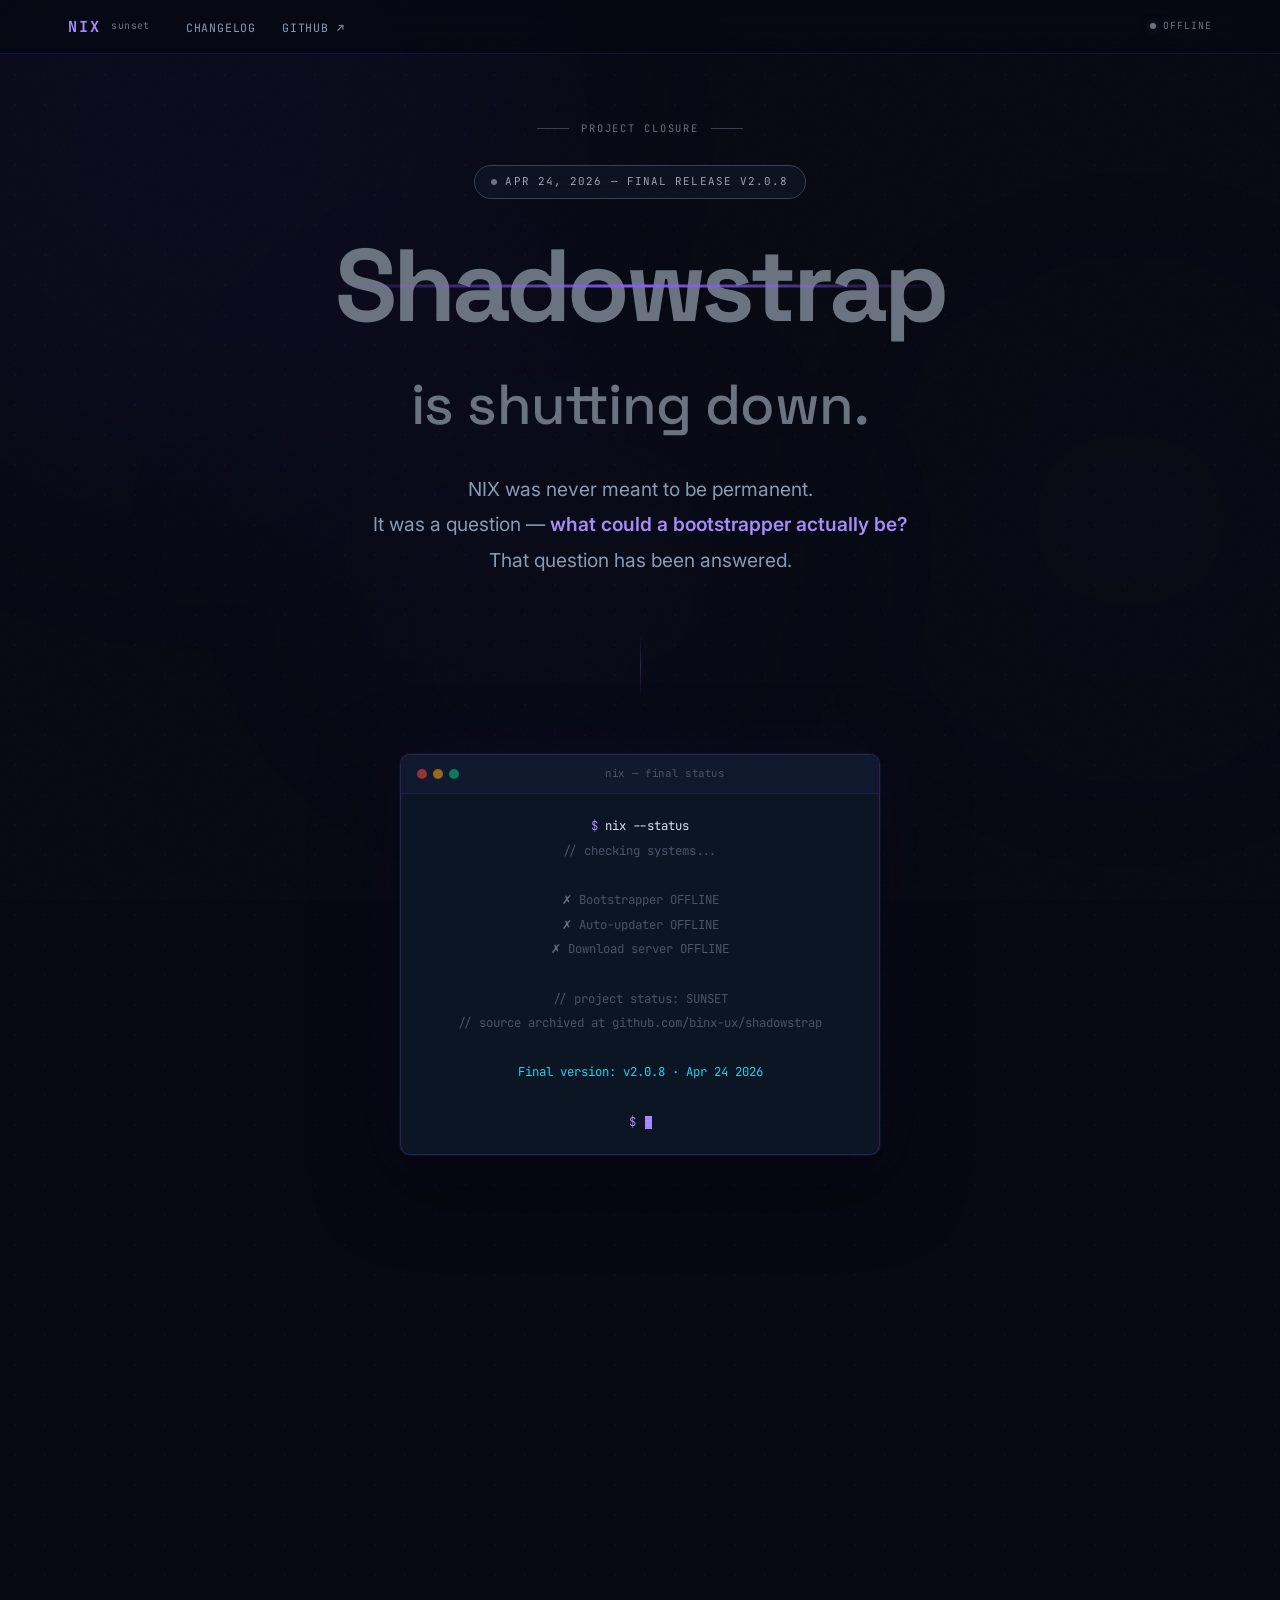
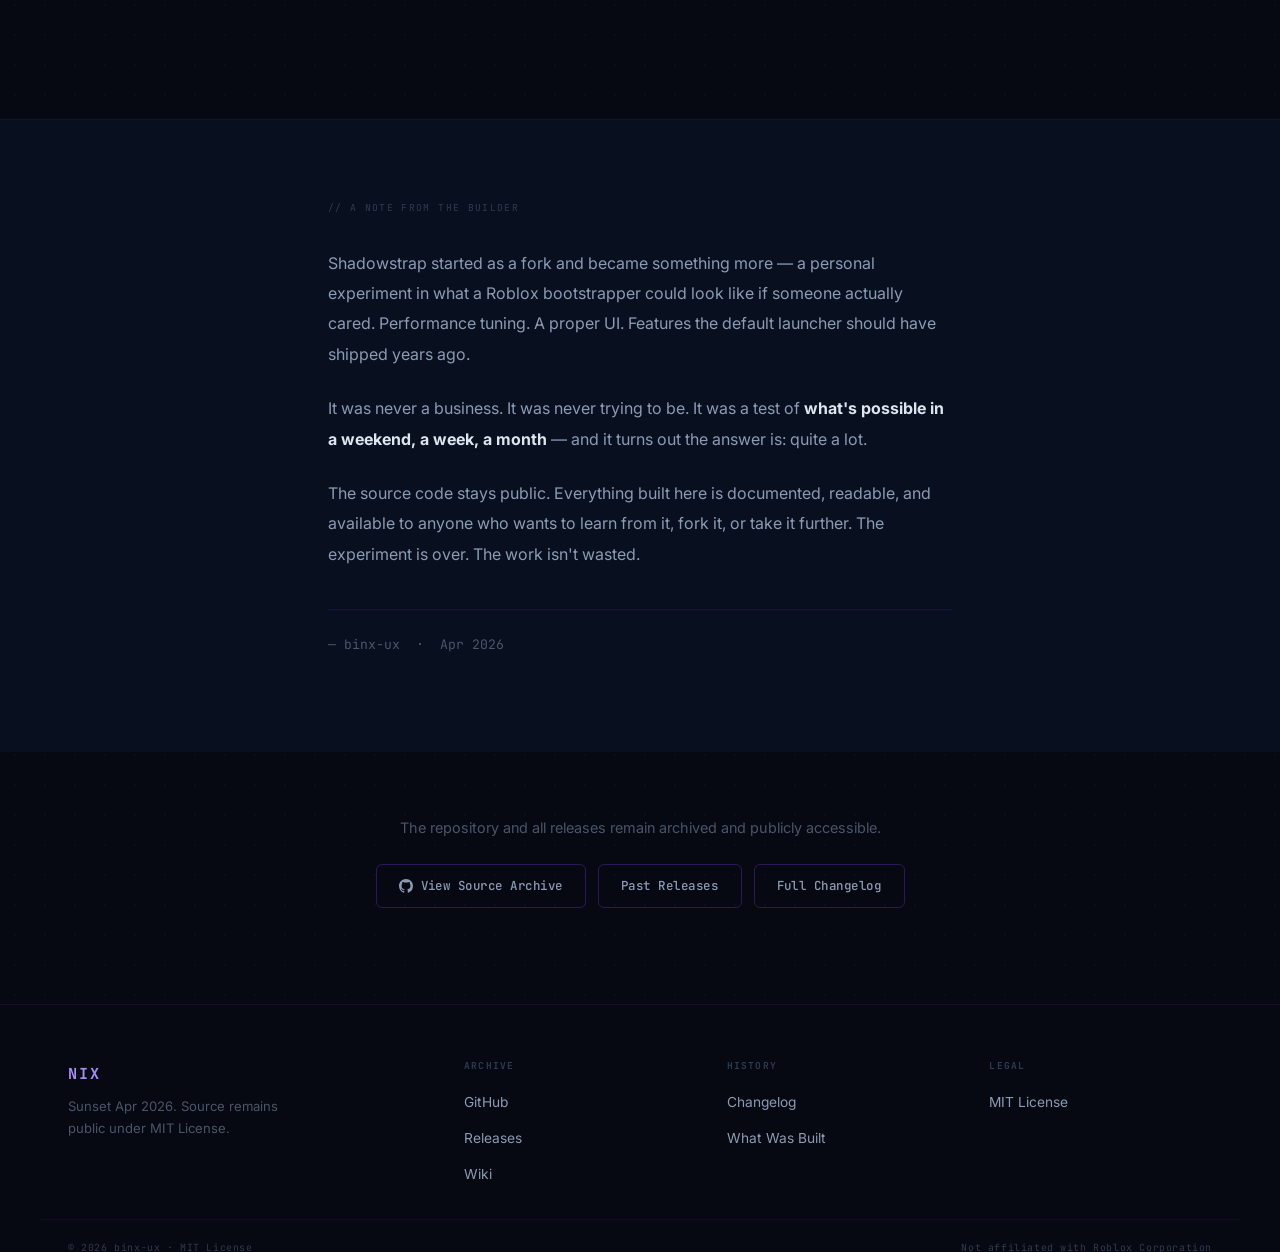
<file: index.html>
<!DOCTYPE html>
<html lang="en">
<head>
  <meta charset="UTF-8" />
  <meta name="viewport" content="width=device-width, initial-scale=1.0" />
  <title>NIX — End of Project</title>
  <meta name="description" content="Shadowstrap / NIX is shutting down. It was a proof of concept — and it worked." />
  <meta property="og:title" content="NIX — End of Project" />
  <meta property="og:description" content="Shadowstrap is shutting down. It was only a test of what could be." />
  <meta property="og:url" content="https://binx-ux.github.io/NIX/" />
  <meta name="theme-color" content="#7C3AED" />
  <link rel="preconnect" href="https://fonts.googleapis.com" />
  <link rel="preconnect" href="https://fonts.gstatic.com" crossorigin />
  <link href="https://fonts.googleapis.com/css2?family=Space+Grotesk:wght@400;500;600;700&family=JetBrains+Mono:wght@400;500;700&family=Inter:wght@400;500;600&display=swap" rel="stylesheet" />
  <link rel="stylesheet" href="style.css" />
  <style>
    /* ── SHUTDOWN PAGE ─────────────────────────────── */

    body { overflow-x: hidden; }

    /* Dim the aurora slightly to feel more subdued */
    .aurora { opacity: 0.6; }

    /* Nav status override */
    .status-dot {
      background: #6B7280 !important;
      box-shadow: 0 0 8px rgba(107,114,128,0.5) !important;
      animation: none !important;
    }
    .nav-status { color: #6B7280 !important; }

    /* ── HERO ─────────────────────────────────── */
    .sd-hero {
      position: relative;
      z-index: 1;
      min-height: 100vh;
      display: flex;
      flex-direction: column;
      align-items: center;
      justify-content: center;
      text-align: center;
      padding: 120px 28px 80px;
    }

    .sd-eyebrow {
      font-family: var(--mono);
      font-size: 0.65rem;
      letter-spacing: 0.18em;
      text-transform: uppercase;
      color: #6B7280;
      margin-bottom: 28px;
      display: flex;
      align-items: center;
      justify-content: center;
      gap: 12px;
    }
    .sd-eyebrow::before,
    .sd-eyebrow::after {
      content: '';
      width: 32px;
      height: 1px;
      background: #374151;
    }

    .sd-badge {
      display: inline-flex;
      align-items: center;
      gap: 8px;
      font-family: var(--mono);
      font-size: 0.68rem;
      letter-spacing: 0.1em;
      text-transform: uppercase;
      color: #9CA3AF;
      border: 1px solid #374151;
      background: rgba(17,24,39,0.7);
      padding: 7px 16px;
      border-radius: 999px;
      margin-bottom: 36px;
      backdrop-filter: blur(8px);
    }
    .sd-badge-dot {
      width: 6px; height: 6px;
      border-radius: 50%;
      background: #6B7280;
    }

    .sd-hero h1 {
      font-family: var(--head);
      font-size: clamp(3rem, 8vw, 6.5rem);
      font-weight: 700;
      line-height: 1.0;
      letter-spacing: -0.04em;
      color: var(--text-hi);
      margin-bottom: 32px;
    }
    .sd-hero h1 .dim { color: #374151; }
    .sd-hero h1 .strike {
      position: relative;
      color: #6B7280;
    }
    .sd-hero h1 .strike::after {
      content: '';
      position: absolute;
      left: 0; right: 0;
      top: 50%;
      height: 3px;
      background: linear-gradient(90deg, transparent, #8B5CF6, transparent);
      transform: translateY(-50%);
      border-radius: 2px;
    }

    .sd-hero p.sd-lead {
      font-size: clamp(1rem, 2vw, 1.2rem);
      color: var(--text);
      max-width: 600px;
      line-height: 1.85;
      margin: 0 auto 56px;
    }
    .sd-hero p.sd-lead em {
      color: var(--accent-hi);
      font-style: normal;
      font-weight: 600;
    }

    .sd-divider {
      width: 1px;
      height: 64px;
      background: linear-gradient(to bottom, transparent, rgba(124,58,237,0.4), transparent);
      margin: 0 auto 56px;
    }

    /* ── TERMINAL BLOCK ───────────────────────── */
    .sd-terminal {
      max-width: 480px;
      width: 100%;
      margin: 0 auto 64px;
    }

    /* ── PROOF SECTION ────────────────────────── */
    .sd-proof {
      position: relative;
      z-index: 1;
      max-width: 860px;
      margin: 0 auto;
      padding: 0 28px 96px;
    }
    .sd-proof-label {
      font-family: var(--mono);
      font-size: 0.62rem;
      letter-spacing: 0.14em;
      text-transform: uppercase;
      color: var(--accent-hi);
      display: flex;
      align-items: center;
      gap: 10px;
      justify-content: center;
      margin-bottom: 20px;
    }
    .sd-proof-label::before {
      content: '';
      width: 24px; height: 1px;
      background: var(--accent);
    }
    .sd-proof-label::after {
      content: '';
      width: 24px; height: 1px;
      background: var(--accent);
    }
    .sd-proof h2 {
      font-size: clamp(1.5rem, 3vw, 2.2rem);
      font-weight: 700;
      text-align: center;
      color: var(--text-hi);
      margin-bottom: 48px;
      line-height: 1.2;
    }
    .sd-proof-grid {
      display: grid;
      grid-template-columns: repeat(3, 1fr);
      gap: 12px;
      margin-bottom: 56px;
    }
    @media (max-width: 640px) { .sd-proof-grid { grid-template-columns: 1fr; } }

    .sd-proof-card {
      background: var(--surface);
      border: 1px solid rgba(124,58,237,0.12);
      border-radius: 12px;
      padding: 28px 22px;
      text-align: left;
      position: relative;
      overflow: hidden;
      transition: border-color .22s, transform .22s;
    }
    .sd-proof-card::before {
      content: '';
      position: absolute;
      top: 0; left: 0; right: 0;
      height: 1px;
      background: linear-gradient(90deg, transparent, rgba(167,139,250,0.3), transparent);
    }
    .sd-proof-card:hover {
      border-color: rgba(124,58,237,0.3);
      transform: translateY(-3px);
    }
    .sd-proof-num {
      font-family: var(--mono);
      font-size: 2.2rem;
      font-weight: 700;
      color: var(--accent-hi);
      letter-spacing: -0.04em;
      line-height: 1;
      margin-bottom: 8px;
      opacity: 0.9;
    }
    .sd-proof-card h4 {
      font-size: 0.9rem;
      font-weight: 600;
      color: var(--text-hi);
      margin-bottom: 6px;
    }
    .sd-proof-card p {
      font-size: 0.8rem;
      color: var(--text-mid);
      line-height: 1.6;
    }

    /* ── LETTER ───────────────────────────────── */
    .sd-letter {
      position: relative;
      z-index: 1;
      border-top: 1px solid rgba(124,58,237,0.08);
      background: var(--bg2);
    }
    .sd-letter-inner {
      max-width: 680px;
      margin: 0 auto;
      padding: 80px 28px 96px;
    }
    .sd-letter-tag {
      font-family: var(--mono);
      font-size: 0.6rem;
      letter-spacing: 0.14em;
      text-transform: uppercase;
      color: var(--text-lo);
      margin-bottom: 32px;
    }
    .sd-letter-inner p {
      font-size: 1rem;
      color: var(--text);
      line-height: 1.9;
      margin-bottom: 24px;
    }
    .sd-letter-inner p:last-of-type { margin-bottom: 40px; }
    .sd-letter-inner strong { color: var(--text-hi); }
    .sd-letter-sig {
      font-family: var(--mono);
      font-size: 0.82rem;
      color: var(--text-mid);
      border-top: 1px solid rgba(124,58,237,0.1);
      padding-top: 24px;
    }

    /* ── LINKS ────────────────────────────────── */
    .sd-links {
      position: relative;
      z-index: 1;
      padding: 64px 28px 96px;
      text-align: center;
    }
    .sd-links p {
      font-size: 0.9rem;
      color: var(--text-mid);
      margin-bottom: 24px;
    }
    .sd-links-row {
      display: flex;
      gap: 12px;
      justify-content: center;
      flex-wrap: wrap;
    }

    /* Slide-in animation */
    @keyframes sdIn {
      from { opacity: 0; transform: translateY(28px); }
      to   { opacity: 1; transform: translateY(0); }
    }
    .sd-hero > * { animation: sdIn 0.9s cubic-bezier(.16,1,.3,1) both; }
    .sd-eyebrow  { animation-delay: 0.1s; }
    .sd-badge    { animation-delay: 0.2s; }
    .sd-hero h1  { animation-delay: 0.32s; }
    .sd-hero .sd-lead { animation-delay: 0.46s; }
    .sd-divider  { animation-delay: 0.56s; }
    .sd-terminal { animation-delay: 0.64s; }
  </style>
</head>
<body>

<div class="scroll-bar" id="scroll-bar"></div>
<div class="noise-overlay"></div>
<div class="aurora">
  <div class="aurora-blob" style="width:720px;height:720px;background:rgba(124,58,237,0.08);top:-220px;left:-160px;animation-delay:0s;animation-duration:22s"></div>
  <div class="aurora-blob" style="width:500px;height:500px;background:rgba(107,114,128,0.04);top:30%;right:-100px;animation-delay:-8s;animation-duration:18s"></div>
  <div class="aurora-blob" style="width:420px;height:420px;background:rgba(124,58,237,0.06);bottom:15%;left:25%;animation-delay:-14s;animation-duration:24s"></div>
</div>

<!-- NAV -->
<nav class="nav">
  <div class="nav-inner">
    <a class="nav-logo" href="index.html">
      <span class="nav-logo-mark">NIX</span>
      <span class="nav-logo-ver" style="color:#6B7280">sunset</span>
    </a>
    <ul class="nav-links">
      <li><a href="changelog.html">Changelog</a></li>
      <li><a href="https://github.com/binx-ux/shadowstrap" target="_blank" rel="noopener">GitHub ↗</a></li>
    </ul>
    <div class="nav-status" style="color:#6B7280">
      <span class="status-dot" style="background:#6B7280;box-shadow:none;animation:none"></span>
      OFFLINE
    </div>
  </div>
</nav>

<!-- HERO -->
<section class="sd-hero">
  <div class="sd-eyebrow">Project Closure</div>

  <div class="sd-badge">
    <div class="sd-badge-dot"></div>
    <span>Apr 24, 2026 — Final Release v2.0.8</span>
  </div>

  <h1>
    <span class="strike">Shadowstrap</span><br>
    <span style="font-size:0.55em;color:#6B7280;letter-spacing:-0.01em;font-weight:500">is shutting down.</span>
  </h1>

  <p class="sd-lead">
    NIX was never meant to be permanent.<br>
    It was a question — <em>what could a bootstrapper actually be?</em><br>
    That question has been answered.
  </p>

  <div class="sd-divider"></div>

  <div class="sd-terminal terminal-window" style="max-width:480px;width:100%;margin-bottom:0">
    <div class="terminal-bar">
      <div class="terminal-dots">
        <div class="terminal-dot td-red"></div>
        <div class="terminal-dot td-yellow"></div>
        <div class="terminal-dot td-green"></div>
      </div>
      <span class="terminal-title">nix — final status</span>
    </div>
    <div class="terminal-body" id="sd-terminal"></div>
  </div>
</section>

<!-- WHAT WAS PROVEN -->
<div class="sd-proof" data-reveal="fade">
  <div class="sd-proof-label">What Was Built</div>
  <h2>A proof of concept that proved its point.</h2>

  <div class="sd-proof-grid">
    <div class="sd-proof-card" data-reveal="scale">
      <div class="sd-proof-num">11</div>
      <h4>Features Shipped</h4>
      <p>From performance presets to Discord RPC, server browser, activity tracking, and multi-instance — all from scratch.</p>
    </div>
    <div class="sd-proof-card" data-reveal="scale" data-delay="100">
      <div class="sd-proof-num">8</div>
      <h4>Versions Released</h4>
      <p>v2.0.0 through v2.0.8, each adding, fixing, and refining. A working release cadence with a real changelog.</p>
    </div>
    <div class="sd-proof-card" data-reveal="scale" data-delay="200">
      <div class="sd-proof-num">0</div>
      <h4>Telemetry Collected</h4>
      <p>No analytics. No tracking. No accounts. Every feature worked without knowing anything about the user.</p>
    </div>
  </div>
</div>

<!-- LETTER -->
<div class="sd-letter">
  <div class="sd-letter-inner" data-reveal="fade">
    <div class="sd-letter-tag">// a note from the builder</div>
    <p>
      Shadowstrap started as a fork and became something more — a personal experiment
      in what a Roblox bootstrapper could look like if someone actually cared.
      Performance tuning. A proper UI. Features the default launcher should have shipped years ago.
    </p>
    <p>
      It was never a business. It was never trying to be.
      It was a test of <strong>what's possible in a weekend, a week, a month</strong>
      — and it turns out the answer is: quite a lot.
    </p>
    <p>
      The source code stays public. Everything built here is documented, readable,
      and available to anyone who wants to learn from it, fork it, or take it further.
      The experiment is over. The work isn't wasted.
    </p>
    <div class="sd-letter-sig">
      — binx-ux &nbsp;·&nbsp; Apr 2026
    </div>
  </div>
</div>

<!-- ARCHIVE LINKS -->
<div class="sd-links" data-reveal="fade">
  <p>The repository and all releases remain archived and publicly accessible.</p>
  <div class="sd-links-row">
    <a class="btn btn-ghost" href="https://github.com/binx-ux/shadowstrap" target="_blank" rel="noopener">
      <svg xmlns="http://www.w3.org/2000/svg" width="14" height="14" viewBox="0 0 24 24" fill="currentColor"><path d="M12 0C5.37 0 0 5.37 0 12c0 5.31 3.435 9.795 8.205 11.385.6.105.825-.255.825-.57 0-.285-.015-1.23-.015-2.235-3.015.555-3.795-.735-4.035-1.41-.135-.345-.72-1.41-1.23-1.695-.42-.225-1.02-.78-.015-.795.945-.015 1.62.87 1.845 1.23 1.08 1.815 2.805 1.305 3.495.99.105-.78.42-1.305.765-1.605-2.67-.3-5.46-1.335-5.46-5.925 0-1.305.465-2.385 1.23-3.225-.12-.3-.54-1.53.12-3.18 0 0 1.005-.315 3.3 1.23.96-.27 1.98-.405 3-.405s2.04.135 3 .405c2.295-1.56 3.3-1.23 3.3-1.23.66 1.65.24 2.88.12 3.18.765.84 1.23 1.905 1.23 3.225 0 4.605-2.805 5.625-5.475 5.925.435.375.81 1.095.81 2.22 0 1.605-.015 2.895-.015 3.3 0 .315.225.69.825.57A12.02 12.02 0 0 0 24 12c0-6.63-5.37-12-12-12z"/></svg>
      View Source Archive
    </a>
    <a class="btn btn-ghost" href="https://github.com/binx-ux/shadowstrap/releases" target="_blank" rel="noopener">
      Past Releases
    </a>
    <a class="btn btn-ghost" href="changelog.html">
      Full Changelog
    </a>
  </div>
</div>

<!-- FOOTER -->
<footer class="footer">
  <div class="footer-inner">
    <div class="footer-brand">
      <a class="nav-logo" href="index.html"><span class="nav-logo-mark">NIX</span></a>
      <p>Sunset Apr 2026. Source remains public under MIT License.</p>
    </div>
    <div class="footer-col">
      <h5>Archive</h5>
      <ul>
        <li><a href="https://github.com/binx-ux/shadowstrap" target="_blank" rel="noopener">GitHub</a></li>
        <li><a href="https://github.com/binx-ux/shadowstrap/releases" target="_blank" rel="noopener">Releases</a></li>
        <li><a href="https://github.com/binx-ux/shadowstrap/wiki" target="_blank" rel="noopener">Wiki</a></li>
      </ul>
    </div>
    <div class="footer-col">
      <h5>History</h5>
      <ul>
        <li><a href="changelog.html">Changelog</a></li>
        <li><a href="features.html">What Was Built</a></li>
      </ul>
    </div>
    <div class="footer-col">
      <h5>Legal</h5>
      <ul>
        <li><a href="https://github.com/binx-ux/shadowstrap/blob/main/LICENSE" target="_blank" rel="noopener">MIT License</a></li>
      </ul>
    </div>
  </div>
  <div class="footer-bottom">
    <span class="footer-copy">© 2026 binx-ux · MIT License</span>
    <span class="footer-copy">Not affiliated with Roblox Corporation</span>
  </div>
</footer>

<script>
(function() {
  // Scroll progress
  const scrollBar = document.getElementById('scroll-bar');
  const navEl = document.querySelector('.nav');
  window.addEventListener('scroll', () => {
    const max = document.documentElement.scrollHeight - window.innerHeight;
    if (scrollBar) scrollBar.style.width = (max > 0 ? window.scrollY / max * 100 : 0) + '%';
    navEl?.classList.toggle('scrolled', window.scrollY > 60);
  }, { passive: true });

  // Scroll reveal
  const ro = new IntersectionObserver((entries) => {
    entries.forEach(e => {
      if (e.isIntersecting) { e.target.classList.add('is-visible'); ro.unobserve(e.target); }
    });
  }, { threshold: 0.1, rootMargin: '0px 0px -48px 0px' });
  document.querySelectorAll('[data-reveal]').forEach(el => ro.observe(el));

  // Terminal animation
  const LINES = [
    { k: 'prompt', v: 'nix --status' },
    { k: 'dim',    v: '// checking systems...' },
    { k: 'blank' },
    { k: 'off',    v: '✗', rest: 'Bootstrapper          OFFLINE' },
    { k: 'off',    v: '✗', rest: 'Auto-updater          OFFLINE' },
    { k: 'off',    v: '✗', rest: 'Download server       OFFLINE' },
    { k: 'blank' },
    { k: 'dim',    v: '// project status: SUNSET' },
    { k: 'dim',    v: '// source archived at github.com/binx-ux/shadowstrap' },
    { k: 'blank' },
    { k: 'val',    v: 'Final version: v2.0.8  ·  Apr 24 2026' },
    { k: 'blank' },
    { k: 'cursor' },
  ];

  async function sleep(ms) { return new Promise(r => setTimeout(r, ms)); }

  async function runTerminal() {
    const el = document.getElementById('sd-terminal');
    if (!el) return;
    await sleep(900);
    for (const ln of LINES) {
      await sleep(ln.k === 'blank' ? 60 : ln.k === 'dim' ? 30 : 55);
      const span = document.createElement('span');
      span.className = 't-line';
      if (ln.k === 'blank') {
        span.innerHTML = '&nbsp;';
      } else if (ln.k === 'prompt') {
        span.innerHTML = `<span class="t-prompt">$</span> <span class="t-cmd">${ln.v}</span>`;
      } else if (ln.k === 'dim') {
        span.innerHTML = `<span class="t-comment">${ln.v}</span>`;
      } else if (ln.k === 'val') {
        span.innerHTML = `<span class="t-val">${ln.v}</span>`;
      } else if (ln.k === 'off') {
        span.innerHTML = `<span style="color:#6B7280">${ln.v}</span> <span style="color:#4B5563">${ln.rest}</span>`;
      } else if (ln.k === 'cursor') {
        span.innerHTML = `<span class="t-prompt">$</span> <span class="t-cursor"></span>`;
      }
      el.appendChild(span);
    }
  }

  runTerminal();
})();
</script>
</body>
</html>
</file>
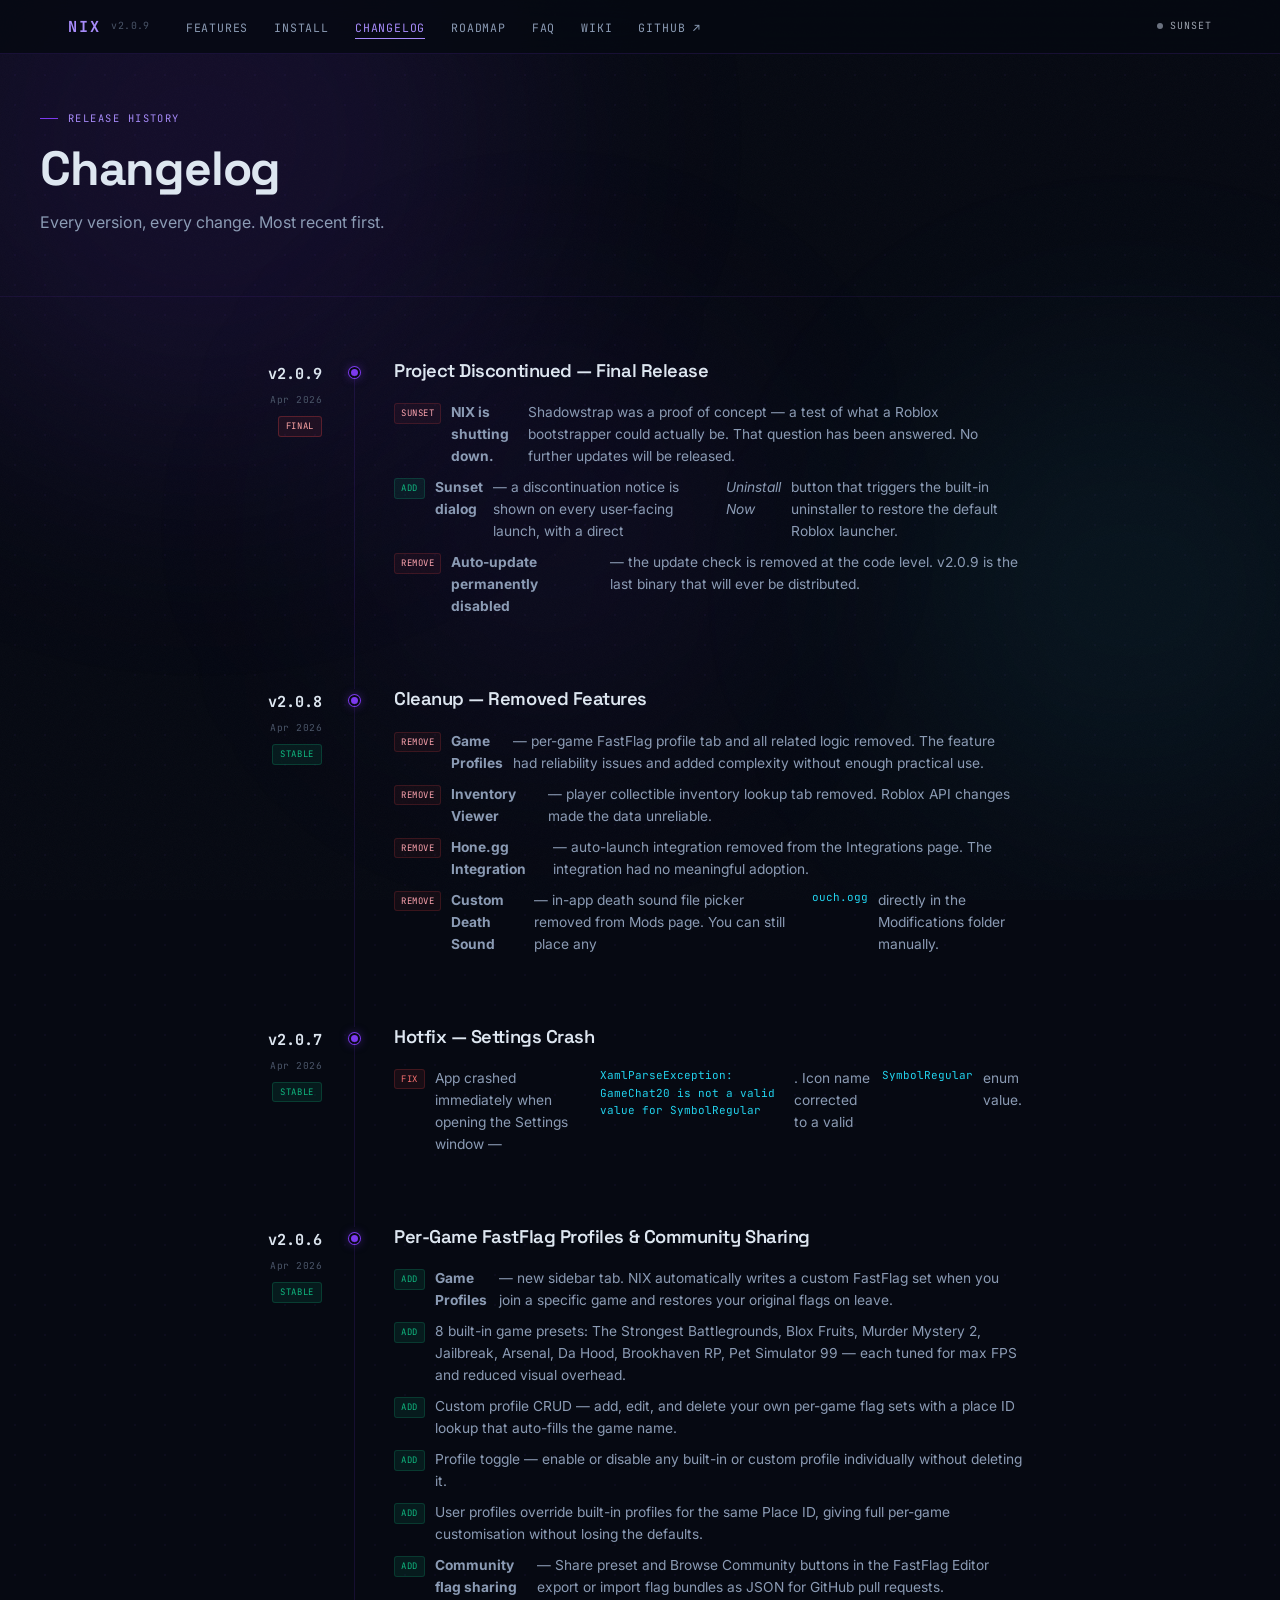
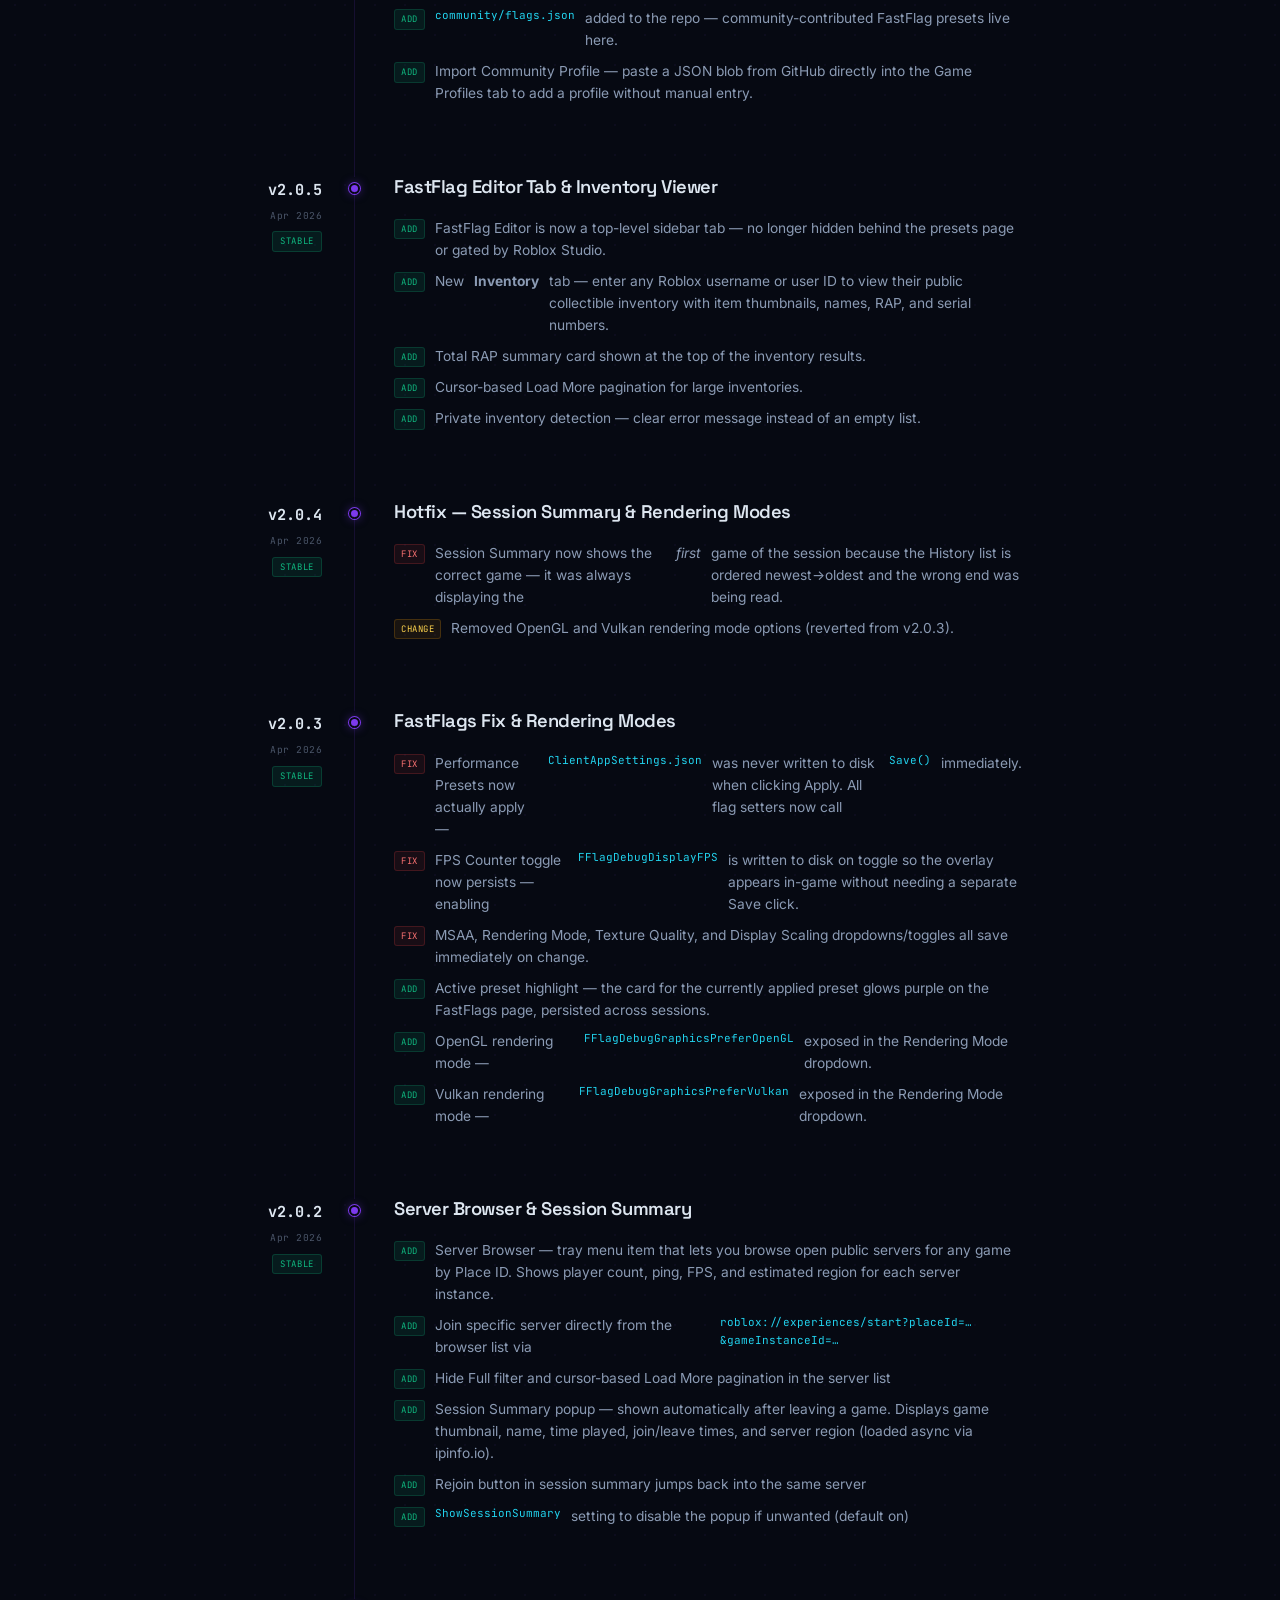
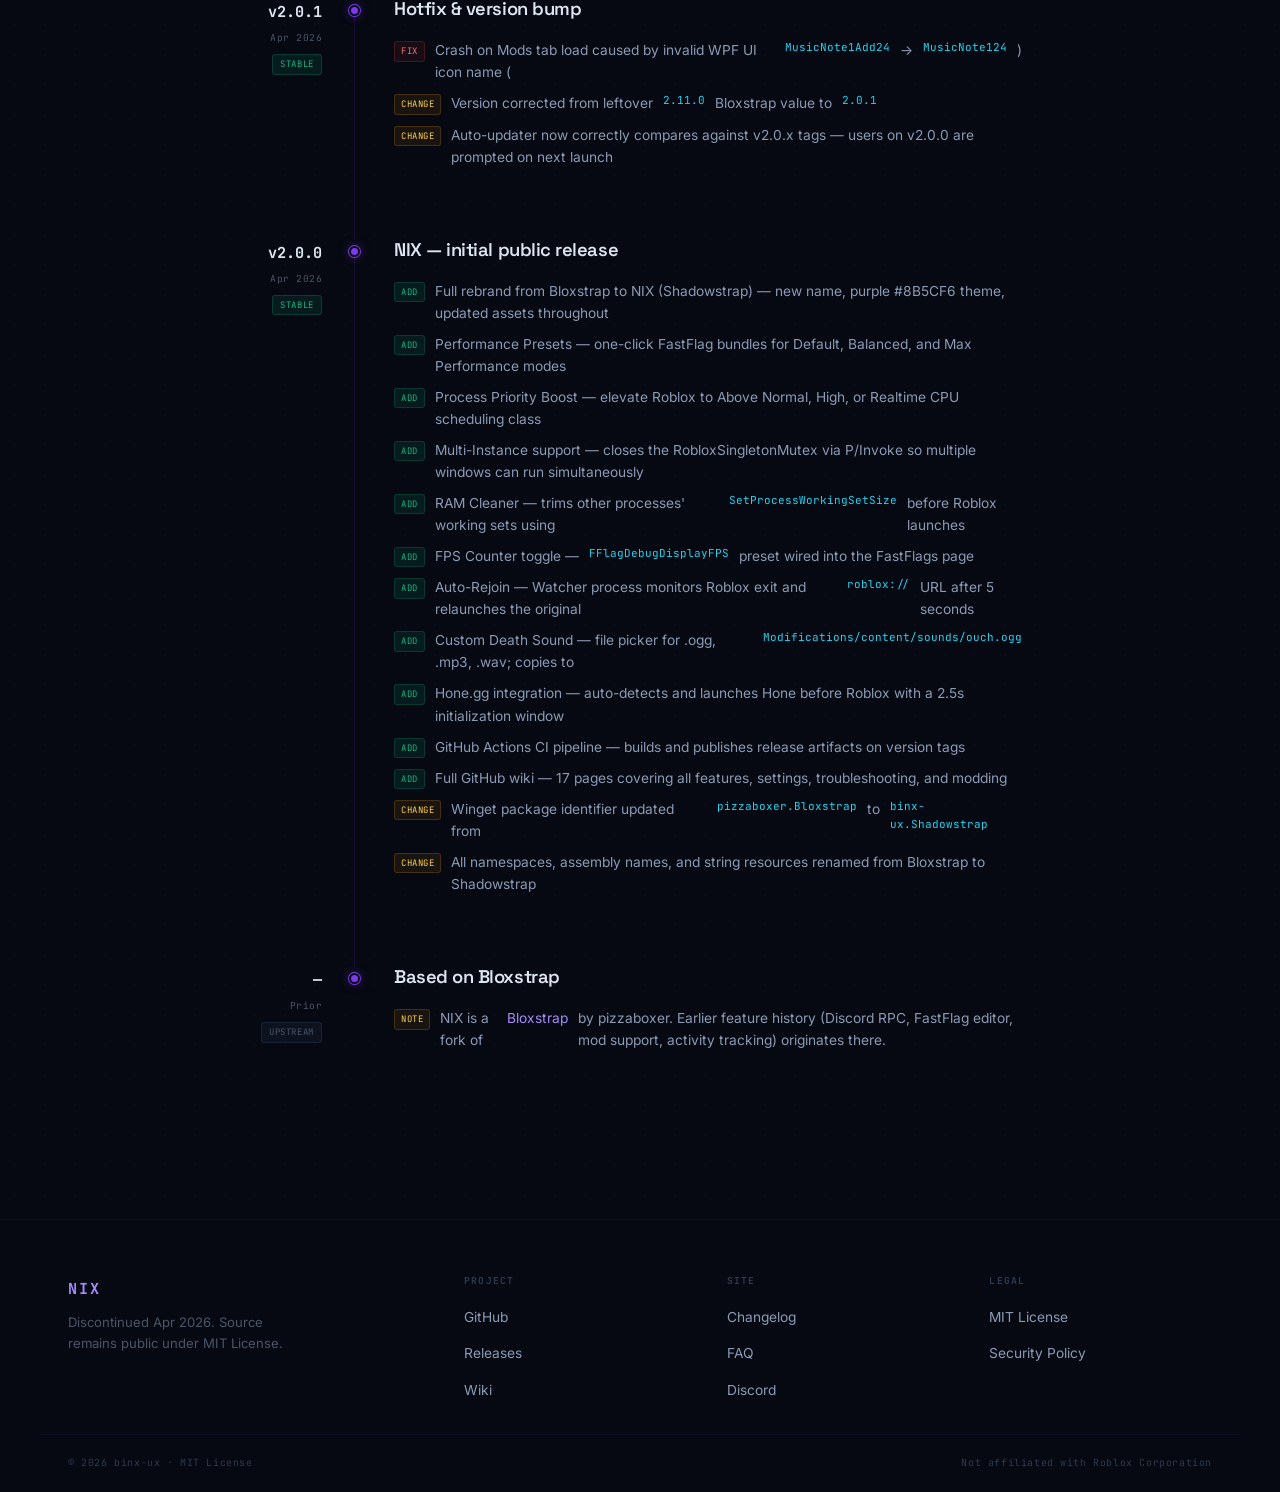
<file: changelog.html>
<!DOCTYPE html>
<html lang="en">
<head>
  <meta charset="UTF-8" />
  <meta name="viewport" content="width=device-width, initial-scale=1.0" />
  <title>Changelog — NIX</title>
  <meta name="description" content="NIX version history — every release, every change." />
  <meta property="og:title" content="Changelog — NIX" />
  <meta property="og:url" content="https://binx-ux.github.io/NIX/changelog.html" />
  <meta name="theme-color" content="#7C3AED" />
  <link rel="preconnect" href="https://fonts.googleapis.com" />
  <link rel="preconnect" href="https://fonts.gstatic.com" crossorigin />
  <link href="https://fonts.googleapis.com/css2?family=Space+Grotesk:wght@400;500;600;700&family=JetBrains+Mono:wght@400;500;700&family=Inter:wght@400;500;600&display=swap" rel="stylesheet" />
  <link rel="stylesheet" href="style.css" />
</head>
<body>

<div class="scroll-bar" id="scroll-bar"></div>
<div class="noise-overlay"></div>
<div class="aurora">
  <div class="aurora-blob" style="width:640px;height:640px;background:rgba(124,58,237,0.11);top:-180px;left:-120px;animation-delay:0s;animation-duration:18s"></div>
  <div class="aurora-blob" style="width:460px;height:460px;background:rgba(34,211,238,0.06);top:40%;right:-80px;animation-delay:-7s;animation-duration:15s"></div>
  <div class="aurora-blob" style="width:380px;height:380px;background:rgba(124,58,237,0.07);bottom:20%;left:28%;animation-delay:-12s;animation-duration:21s"></div>
</div>

<nav class="nav">
  <div class="nav-inner">
    <a class="nav-logo" href="index.html">
      <span class="nav-logo-mark">NIX</span>
      <span class="nav-logo-ver" id="nav-ver">v2.0.9</span>
    </a>
    <ul class="nav-links">
      <li><a href="features.html">Features</a></li>
      <li><a href="index.html#install">Install</a></li>
      <li><a href="changelog.html" class="active">Changelog</a></li>
      <li><a href="roadmap.html">Roadmap</a></li>
      <li><a href="faq.html">FAQ</a></li>
      <li><a href="https://github.com/binx-ux/shadowstrap/wiki" target="_blank" rel="noopener">Wiki</a></li>
      <li><a href="https://github.com/binx-ux/shadowstrap" target="_blank" rel="noopener">GitHub ↗</a></li>
    </ul>
    <div class="nav-status" style="color:#9CA3AF;">
      <span class="status-dot" style="background:#6B7280;animation:none;box-shadow:none;"></span>
      SUNSET
    </div>
  </div>
</nav>

<div class="page-hero">
  <div class="page-hero-inner">
    <div class="section-eyebrow">Release History</div>
    <h1>Changelog</h1>
    <p>Every version, every change. Most recent first.</p>
  </div>
</div>

<div class="cl-body">
  <div class="cl-inner">

    <!-- v2.0.9 -->
    <div class="tl-item">
      <div class="tl-meta">
        <span class="tl-ver">v2.0.9</span>
        <span class="tl-date">Apr 2026</span>
        <span class="tl-badge tl-b-final">Final</span>
      </div>
      <div class="tl-content">
        <h2>Project Discontinued — Final Release</h2>
        <ul class="change-list">
          <li class="ci"><span class="ct ct-remove">sunset</span><strong>NIX is shutting down.</strong> Shadowstrap was a proof of concept — a test of what a Roblox bootstrapper could actually be. That question has been answered. No further updates will be released.</li>
          <li class="ci"><span class="ct ct-add">add</span><strong>Sunset dialog</strong> — a discontinuation notice is shown on every user-facing launch, with a direct <em>Uninstall Now</em> button that triggers the built-in uninstaller to restore the default Roblox launcher.</li>
          <li class="ci"><span class="ct ct-remove">remove</span><strong>Auto-update permanently disabled</strong> — the update check is removed at the code level. v2.0.9 is the last binary that will ever be distributed.</li>
        </ul>
      </div>
    </div>

    <!-- v2.0.8 -->
    <div class="tl-item">
      <div class="tl-meta">
        <span class="tl-ver">v2.0.8</span>
        <span class="tl-date">Apr 2026</span>
        <span class="tl-badge tl-b-stable">Stable</span>
      </div>
      <div class="tl-content">
        <h2>Cleanup — Removed Features</h2>
        <ul class="change-list">
          <li class="ci"><span class="ct ct-remove">remove</span><strong>Game Profiles</strong> — per-game FastFlag profile tab and all related logic removed. The feature had reliability issues and added complexity without enough practical use.</li>
          <li class="ci"><span class="ct ct-remove">remove</span><strong>Inventory Viewer</strong> — player collectible inventory lookup tab removed. Roblox API changes made the data unreliable.</li>
          <li class="ci"><span class="ct ct-remove">remove</span><strong>Hone.gg Integration</strong> — auto-launch integration removed from the Integrations page. The integration had no meaningful adoption.</li>
          <li class="ci"><span class="ct ct-remove">remove</span><strong>Custom Death Sound</strong> — in-app death sound file picker removed from Mods page. You can still place any <code style="font-family:var(--mono);font-size:0.8em;color:var(--cyan)">ouch.ogg</code> directly in the Modifications folder manually.</li>
        </ul>
      </div>
    </div>

    <!-- v2.0.7 -->
    <div class="tl-item">
      <div class="tl-meta">
        <span class="tl-ver">v2.0.7</span>
        <span class="tl-date">Apr 2026</span>
        <span class="tl-badge tl-b-stable">Stable</span>
      </div>
      <div class="tl-content">
        <h2>Hotfix — Settings Crash</h2>
        <ul class="change-list">
          <li class="ci"><span class="ct ct-fix">fix</span>App crashed immediately when opening the Settings window — <code style="font-family:var(--mono);font-size:0.8em;color:var(--cyan)">XamlParseException: GameChat20 is not a valid value for SymbolRegular</code>. Icon name corrected to a valid <code style="font-family:var(--mono);font-size:0.8em;color:var(--cyan)">SymbolRegular</code> enum value.</li>
        </ul>
      </div>
    </div>

    <!-- v2.0.6 -->
    <div class="tl-item">
      <div class="tl-meta">
        <span class="tl-ver">v2.0.6</span>
        <span class="tl-date">Apr 2026</span>
        <span class="tl-badge tl-b-stable">Stable</span>
      </div>
      <div class="tl-content">
        <h2>Per-Game FastFlag Profiles &amp; Community Sharing</h2>
        <ul class="change-list">
          <li class="ci"><span class="ct ct-add">add</span><strong>Game Profiles</strong> — new sidebar tab. NIX automatically writes a custom FastFlag set when you join a specific game and restores your original flags on leave.</li>
          <li class="ci"><span class="ct ct-add">add</span>8 built-in game presets: The Strongest Battlegrounds, Blox Fruits, Murder Mystery 2, Jailbreak, Arsenal, Da Hood, Brookhaven RP, Pet Simulator 99 — each tuned for max FPS and reduced visual overhead.</li>
          <li class="ci"><span class="ct ct-add">add</span>Custom profile CRUD — add, edit, and delete your own per-game flag sets with a place ID lookup that auto-fills the game name.</li>
          <li class="ci"><span class="ct ct-add">add</span>Profile toggle — enable or disable any built-in or custom profile individually without deleting it.</li>
          <li class="ci"><span class="ct ct-add">add</span>User profiles override built-in profiles for the same Place ID, giving full per-game customisation without losing the defaults.</li>
          <li class="ci"><span class="ct ct-add">add</span><strong>Community flag sharing</strong> — Share preset and Browse Community buttons in the FastFlag Editor export or import flag bundles as JSON for GitHub pull requests.</li>
          <li class="ci"><span class="ct ct-add">add</span><code style="font-family:var(--mono);font-size:0.8em;color:var(--cyan)">community/flags.json</code> added to the repo — community-contributed FastFlag presets live here.</li>
          <li class="ci"><span class="ct ct-add">add</span>Import Community Profile — paste a JSON blob from GitHub directly into the Game Profiles tab to add a profile without manual entry.</li>
        </ul>
      </div>
    </div>

    <!-- v2.0.5 -->
    <div class="tl-item">
      <div class="tl-meta">
        <span class="tl-ver">v2.0.5</span>
        <span class="tl-date">Apr 2026</span>
        <span class="tl-badge tl-b-stable">Stable</span>
      </div>
      <div class="tl-content">
        <h2>FastFlag Editor Tab &amp; Inventory Viewer</h2>
        <ul class="change-list">
          <li class="ci"><span class="ct ct-add">add</span>FastFlag Editor is now a top-level sidebar tab — no longer hidden behind the presets page or gated by Roblox Studio.</li>
          <li class="ci"><span class="ct ct-add">add</span>New <strong>Inventory</strong> tab — enter any Roblox username or user ID to view their public collectible inventory with item thumbnails, names, RAP, and serial numbers.</li>
          <li class="ci"><span class="ct ct-add">add</span>Total RAP summary card shown at the top of the inventory results.</li>
          <li class="ci"><span class="ct ct-add">add</span>Cursor-based Load More pagination for large inventories.</li>
          <li class="ci"><span class="ct ct-add">add</span>Private inventory detection — clear error message instead of an empty list.</li>
        </ul>
      </div>
    </div>

    <!-- v2.0.4 -->
    <div class="tl-item">
      <div class="tl-meta">
        <span class="tl-ver">v2.0.4</span>
        <span class="tl-date">Apr 2026</span>
        <span class="tl-badge tl-b-stable">Stable</span>
      </div>
      <div class="tl-content">
        <h2>Hotfix — Session Summary &amp; Rendering Modes</h2>
        <ul class="change-list">
          <li class="ci"><span class="ct ct-fix">fix</span>Session Summary now shows the correct game — it was always displaying the <em>first</em> game of the session because the History list is ordered newest→oldest and the wrong end was being read.</li>
          <li class="ci"><span class="ct ct-change">change</span>Removed OpenGL and Vulkan rendering mode options (reverted from v2.0.3).</li>
        </ul>
      </div>
    </div>

    <!-- v2.0.3 -->
    <div class="tl-item">
      <div class="tl-meta">
        <span class="tl-ver">v2.0.3</span>
        <span class="tl-date">Apr 2026</span>
        <span class="tl-badge tl-b-stable">Stable</span>
      </div>
      <div class="tl-content">
        <h2>FastFlags Fix &amp; Rendering Modes</h2>
        <ul class="change-list">
          <li class="ci"><span class="ct ct-fix">fix</span>Performance Presets now actually apply — <code style="font-family:var(--mono);font-size:0.8em;color:var(--cyan)">ClientAppSettings.json</code> was never written to disk when clicking Apply. All flag setters now call <code style="font-family:var(--mono);font-size:0.8em;color:var(--cyan)">Save()</code> immediately.</li>
          <li class="ci"><span class="ct ct-fix">fix</span>FPS Counter toggle now persists — enabling <code style="font-family:var(--mono);font-size:0.8em;color:var(--cyan)">FFlagDebugDisplayFPS</code> is written to disk on toggle so the overlay appears in-game without needing a separate Save click.</li>
          <li class="ci"><span class="ct ct-fix">fix</span>MSAA, Rendering Mode, Texture Quality, and Display Scaling dropdowns/toggles all save immediately on change.</li>
          <li class="ci"><span class="ct ct-add">add</span>Active preset highlight — the card for the currently applied preset glows purple on the FastFlags page, persisted across sessions.</li>
          <li class="ci"><span class="ct ct-add">add</span>OpenGL rendering mode — <code style="font-family:var(--mono);font-size:0.8em;color:var(--cyan)">FFlagDebugGraphicsPreferOpenGL</code> exposed in the Rendering Mode dropdown.</li>
          <li class="ci"><span class="ct ct-add">add</span>Vulkan rendering mode — <code style="font-family:var(--mono);font-size:0.8em;color:var(--cyan)">FFlagDebugGraphicsPreferVulkan</code> exposed in the Rendering Mode dropdown.</li>
        </ul>
      </div>
    </div>

    <!-- v2.0.2 -->
    <div class="tl-item">
      <div class="tl-meta">
        <span class="tl-ver">v2.0.2</span>
        <span class="tl-date">Apr 2026</span>
        <span class="tl-badge tl-b-stable">Stable</span>
      </div>
      <div class="tl-content">
        <h2>Server Browser &amp; Session Summary</h2>
        <ul class="change-list">
          <li class="ci"><span class="ct ct-add">add</span>Server Browser — tray menu item that lets you browse open public servers for any game by Place ID. Shows player count, ping, FPS, and estimated region for each server instance.</li>
          <li class="ci"><span class="ct ct-add">add</span>Join specific server directly from the browser list via <code style="font-family:var(--mono);font-size:0.8em;color:var(--cyan)">roblox://experiences/start?placeId=…&amp;gameInstanceId=…</code></li>
          <li class="ci"><span class="ct ct-add">add</span>Hide Full filter and cursor-based Load More pagination in the server list</li>
          <li class="ci"><span class="ct ct-add">add</span>Session Summary popup — shown automatically after leaving a game. Displays game thumbnail, name, time played, join/leave times, and server region (loaded async via ipinfo.io).</li>
          <li class="ci"><span class="ct ct-add">add</span>Rejoin button in session summary jumps back into the same server</li>
          <li class="ci"><span class="ct ct-add">add</span><code style="font-family:var(--mono);font-size:0.8em;color:var(--cyan)">ShowSessionSummary</code> setting to disable the popup if unwanted (default on)</li>
        </ul>
      </div>
    </div>

    <!-- v2.0.1 -->
    <div class="tl-item">
      <div class="tl-meta">
        <span class="tl-ver">v2.0.1</span>
        <span class="tl-date">Apr 2026</span>
        <span class="tl-badge tl-b-stable">Stable</span>
      </div>
      <div class="tl-content">
        <h2>Hotfix &amp; version bump</h2>
        <ul class="change-list">
          <li class="ci"><span class="ct ct-fix">fix</span>Crash on Mods tab load caused by invalid WPF UI icon name (<code style="font-family:var(--mono);font-size:0.8em;color:var(--cyan)">MusicNote1Add24</code> → <code style="font-family:var(--mono);font-size:0.8em;color:var(--cyan)">MusicNote124</code>)</li>
          <li class="ci"><span class="ct ct-change">change</span>Version corrected from leftover <code style="font-family:var(--mono);font-size:0.8em;color:var(--cyan)">2.11.0</code> Bloxstrap value to <code style="font-family:var(--mono);font-size:0.8em;color:var(--cyan)">2.0.1</code></li>
          <li class="ci"><span class="ct ct-change">change</span>Auto-updater now correctly compares against v2.0.x tags — users on v2.0.0 are prompted on next launch</li>
        </ul>
      </div>
    </div>

    <!-- v2.0.0 -->
    <div class="tl-item">
      <div class="tl-meta">
        <span class="tl-ver">v2.0.0</span>
        <span class="tl-date">Apr 2026</span>
        <span class="tl-badge tl-b-stable">Stable</span>
      </div>
      <div class="tl-content">
        <h2>NIX — initial public release</h2>
        <ul class="change-list">
          <li class="ci"><span class="ct ct-add">add</span>Full rebrand from Bloxstrap to NIX (Shadowstrap) — new name, purple #8B5CF6 theme, updated assets throughout</li>
          <li class="ci"><span class="ct ct-add">add</span>Performance Presets — one-click FastFlag bundles for Default, Balanced, and Max Performance modes</li>
          <li class="ci"><span class="ct ct-add">add</span>Process Priority Boost — elevate Roblox to Above Normal, High, or Realtime CPU scheduling class</li>
          <li class="ci"><span class="ct ct-add">add</span>Multi-Instance support — closes the RobloxSingletonMutex via P/Invoke so multiple windows can run simultaneously</li>
          <li class="ci"><span class="ct ct-add">add</span>RAM Cleaner — trims other processes' working sets using <code style="font-family:var(--mono);font-size:0.8em;color:var(--cyan)">SetProcessWorkingSetSize</code> before Roblox launches</li>
          <li class="ci"><span class="ct ct-add">add</span>FPS Counter toggle — <code style="font-family:var(--mono);font-size:0.8em;color:var(--cyan)">FFlagDebugDisplayFPS</code> preset wired into the FastFlags page</li>
          <li class="ci"><span class="ct ct-add">add</span>Auto-Rejoin — Watcher process monitors Roblox exit and relaunches the original <code style="font-family:var(--mono);font-size:0.8em;color:var(--cyan)">roblox://</code> URL after 5 seconds</li>
          <li class="ci"><span class="ct ct-add">add</span>Custom Death Sound — file picker for .ogg, .mp3, .wav; copies to <code style="font-family:var(--mono);font-size:0.8em;color:var(--cyan)">Modifications/content/sounds/ouch.ogg</code></li>
          <li class="ci"><span class="ct ct-add">add</span>Hone.gg integration — auto-detects and launches Hone before Roblox with a 2.5s initialization window</li>
          <li class="ci"><span class="ct ct-add">add</span>GitHub Actions CI pipeline — builds and publishes release artifacts on version tags</li>
          <li class="ci"><span class="ct ct-add">add</span>Full GitHub wiki — 17 pages covering all features, settings, troubleshooting, and modding</li>
          <li class="ci"><span class="ct ct-change">change</span>Winget package identifier updated from <code style="font-family:var(--mono);font-size:0.8em;color:var(--cyan)">pizzaboxer.Bloxstrap</code> to <code style="font-family:var(--mono);font-size:0.8em;color:var(--cyan)">binx-ux.Shadowstrap</code></li>
          <li class="ci"><span class="ct ct-change">change</span>All namespaces, assembly names, and string resources renamed from Bloxstrap to Shadowstrap</li>
        </ul>
      </div>
    </div>

    <!-- Upstream note -->
    <div class="tl-item">
      <div class="tl-meta">
        <span class="tl-ver">—</span>
        <span class="tl-date">Prior</span>
        <span class="tl-badge tl-b-legacy">Upstream</span>
      </div>
      <div class="tl-content">
        <h2>Based on Bloxstrap</h2>
        <ul class="change-list">
          <li class="ci"><span class="ct ct-change">note</span>NIX is a fork of <a href="https://github.com/bloxstraplabs/bloxstrap" target="_blank" rel="noopener" style="color:var(--accent-hi)">Bloxstrap</a> by pizzaboxer. Earlier feature history (Discord RPC, FastFlag editor, mod support, activity tracking) originates there.</li>
        </ul>
      </div>
    </div>

  </div>
</div>

<footer class="footer">
  <div class="footer-inner">
    <div class="footer-brand">
      <a class="nav-logo" href="index.html"><span class="nav-logo-mark">NIX</span></a>
      <p>Discontinued Apr 2026. Source remains public under MIT License.</p>
    </div>
    <div class="footer-col">
      <h5>Project</h5>
      <ul>
        <li><a href="https://github.com/binx-ux/shadowstrap" target="_blank" rel="noopener">GitHub</a></li>
        <li><a href="https://github.com/binx-ux/shadowstrap/releases" target="_blank" rel="noopener">Releases</a></li>
        <li><a href="https://github.com/binx-ux/shadowstrap/wiki" target="_blank" rel="noopener">Wiki</a></li>
      </ul>
    </div>
    <div class="footer-col">
      <h5>Site</h5>
      <ul>
        <li><a href="changelog.html">Changelog</a></li>
        <li><a href="faq.html">FAQ</a></li>
        <li><a href="https://discord.gg/nKjV3mGq6R" target="_blank" rel="noopener">Discord</a></li>
      </ul>
    </div>
    <div class="footer-col">
      <h5>Legal</h5>
      <ul>
        <li><a href="https://github.com/binx-ux/shadowstrap/blob/main/LICENSE" target="_blank" rel="noopener">MIT License</a></li>
        <li><a href="https://github.com/binx-ux/shadowstrap/blob/main/SECURITY.md" target="_blank" rel="noopener">Security Policy</a></li>
      </ul>
    </div>
  </div>
  <div class="footer-bottom">
    <span class="footer-copy">© 2026 binx-ux · MIT License</span>
    <span class="footer-copy">Not affiliated with Roblox Corporation</span>
  </div>
</footer>

<script>
(function() {
  fetch('https://api.github.com/repos/binx-ux/shadowstrap/releases/latest')
    .then(r => r.json())
    .then(d => { if (d.tag_name) document.getElementById('nav-ver').textContent = d.tag_name; })
    .catch(() => {});

  const scrollBar = document.getElementById('scroll-bar');
  const navEl = document.querySelector('.nav');
  window.addEventListener('scroll', () => {
    const max = document.documentElement.scrollHeight - window.innerHeight;
    if (scrollBar) scrollBar.style.width = (max > 0 ? window.scrollY / max * 100 : 0) + '%';
    navEl?.classList.toggle('scrolled', window.scrollY > 60);
  }, { passive: true });

  const ro = new IntersectionObserver((entries) => {
    entries.forEach(e => { if (e.isIntersecting) { e.target.classList.add('is-visible'); ro.unobserve(e.target); } });
  }, { threshold: 0.1, rootMargin: '0px 0px -40px 0px' });
  document.querySelectorAll('[data-reveal]').forEach(el => ro.observe(el));
})();
</script>
</body>
</html>
</file>
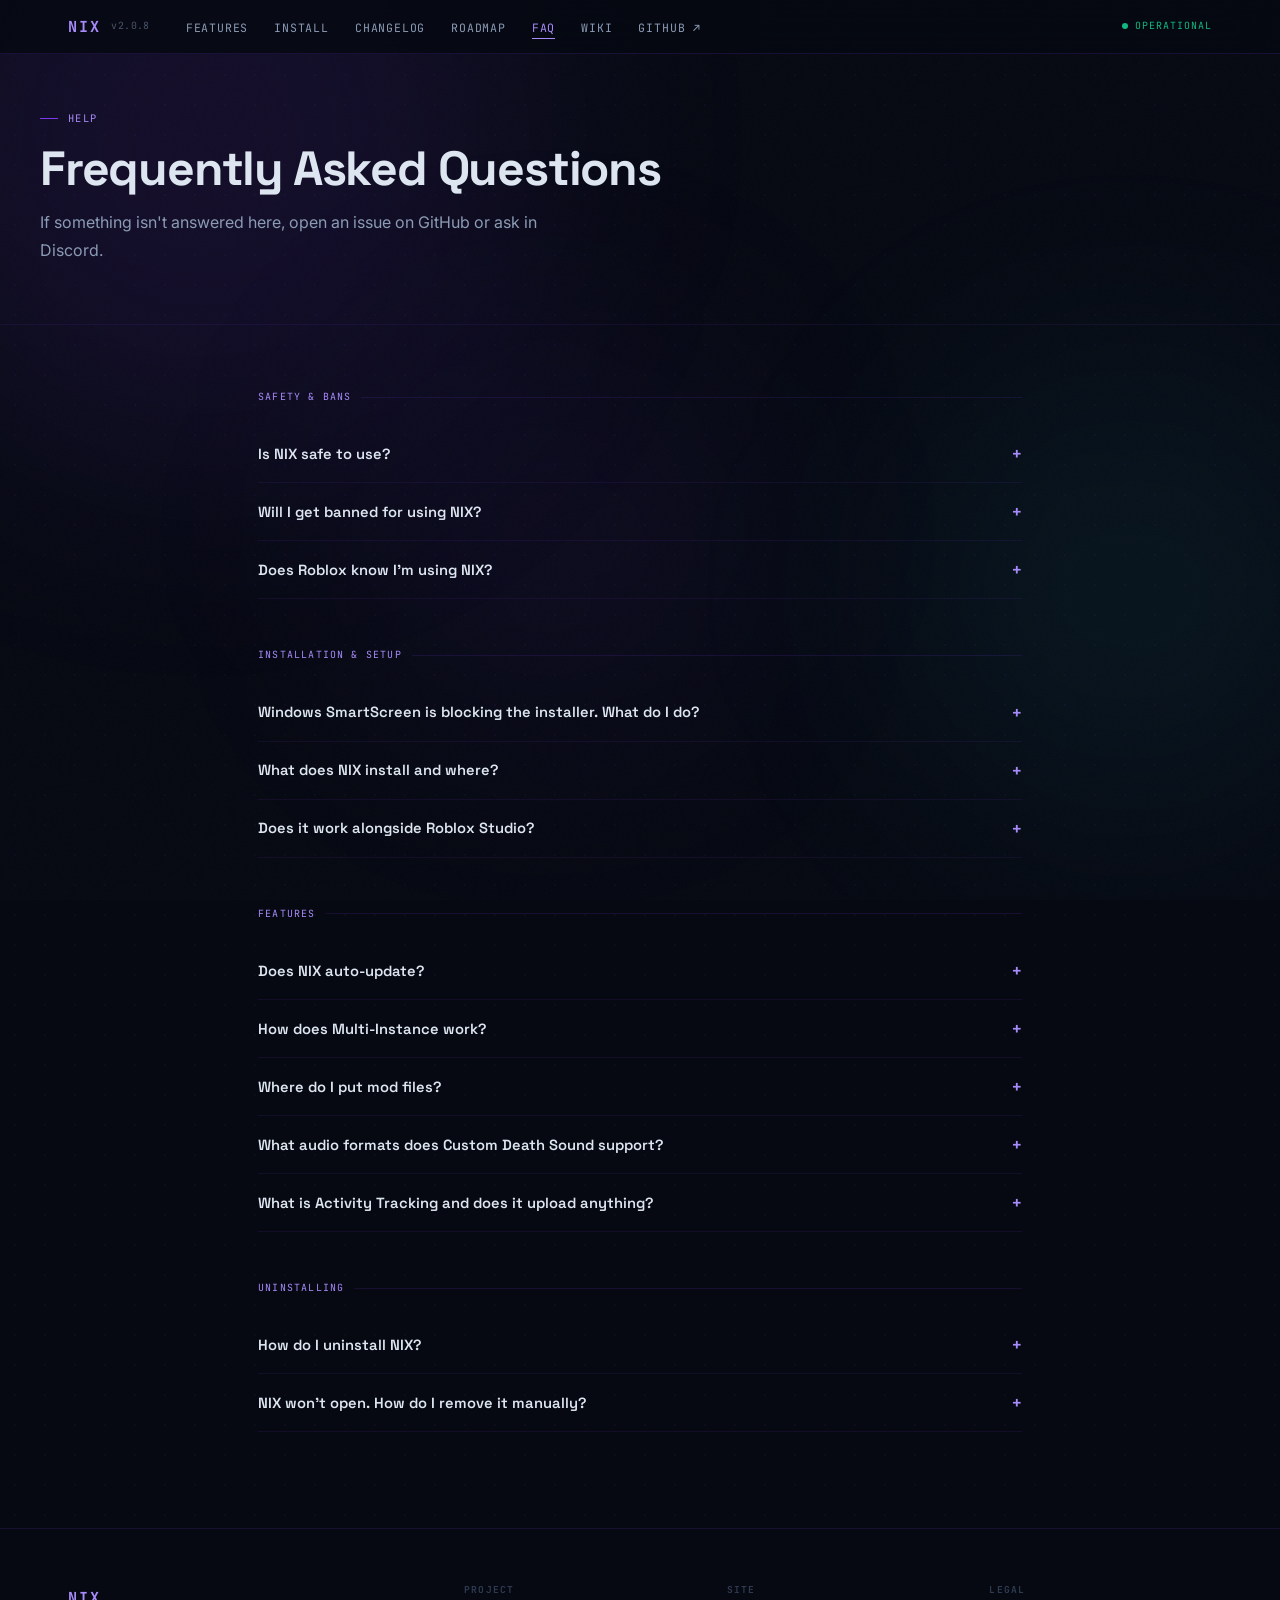
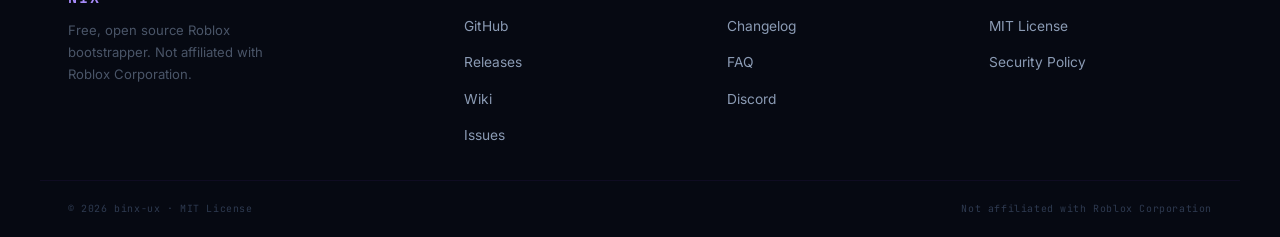
<file: faq.html>
<!DOCTYPE html>
<html lang="en">
<head>
  <meta charset="UTF-8" />
  <meta name="viewport" content="width=device-width, initial-scale=1.0" />
  <title>FAQ — NIX</title>
  <meta name="description" content="Frequently asked questions about NIX — safety, bans, uninstalling, mods, auto-update, and more." />
  <meta property="og:title" content="FAQ — NIX" />
  <meta property="og:url" content="https://binx-ux.github.io/NIX/faq.html" />
  <meta name="theme-color" content="#7C3AED" />
  <link rel="preconnect" href="https://fonts.googleapis.com" />
  <link rel="preconnect" href="https://fonts.gstatic.com" crossorigin />
  <link href="https://fonts.googleapis.com/css2?family=Space+Grotesk:wght@400;500;600;700&family=JetBrains+Mono:wght@400;500;700&family=Inter:wght@400;500;600&display=swap" rel="stylesheet" />
  <link rel="stylesheet" href="style.css" />
</head>
<body>

<div class="scroll-bar" id="scroll-bar"></div>
<div class="noise-overlay"></div>
<div class="aurora">
  <div class="aurora-blob" style="width:640px;height:640px;background:rgba(124,58,237,0.11);top:-180px;left:-120px;animation-delay:0s;animation-duration:18s"></div>
  <div class="aurora-blob" style="width:460px;height:460px;background:rgba(34,211,238,0.06);top:40%;right:-80px;animation-delay:-7s;animation-duration:15s"></div>
  <div class="aurora-blob" style="width:380px;height:380px;background:rgba(124,58,237,0.07);bottom:20%;left:28%;animation-delay:-12s;animation-duration:21s"></div>
</div>

<nav class="nav">
  <div class="nav-inner">
    <a class="nav-logo" href="index.html">
      <span class="nav-logo-mark">NIX</span>
      <span class="nav-logo-ver" id="nav-ver">v2.0.8</span>
    </a>
    <ul class="nav-links">
      <li><a href="features.html">Features</a></li>
      <li><a href="index.html#install">Install</a></li>
      <li><a href="changelog.html">Changelog</a></li>
      <li><a href="roadmap.html">Roadmap</a></li>
      <li><a href="faq.html" class="active">FAQ</a></li>
      <li><a href="https://github.com/binx-ux/shadowstrap/wiki" target="_blank" rel="noopener">Wiki</a></li>
      <li><a href="https://github.com/binx-ux/shadowstrap" target="_blank" rel="noopener">GitHub ↗</a></li>
    </ul>
    <div class="nav-status">
      <span class="status-dot"></span>
      OPERATIONAL
    </div>
  </div>
</nav>

<div class="page-hero">
  <div class="page-hero-inner">
    <div class="section-eyebrow">Help</div>
    <h1>Frequently Asked Questions</h1>
    <p>If something isn't answered here, open an issue on GitHub or ask in Discord.</p>
  </div>
</div>

<div class="faq-pg-body">
  <div class="faq-pg-inner">

    <div class="faq-section-title">Safety &amp; Bans</div>

    <div class="acc-item">
      <button class="acc-btn" aria-expanded="false">
        Is NIX safe to use?
        <span class="acc-icon">+</span>
      </button>
      <div class="acc-body">
        <div class="acc-body-inner">
          Yes. NIX is open source — the full source is on <a href="https://github.com/binx-ux/shadowstrap" target="_blank" rel="noopener">GitHub</a> and auditable by anyone. It replaces the Roblox bootstrapper (the part that downloads and launches Roblox), not the game client itself. NIX does not inject code into Roblox or interact with the game engine.
        </div>
      </div>
    </div>

    <div class="acc-item">
      <button class="acc-btn" aria-expanded="false">
        Will I get banned for using NIX?
        <span class="acc-icon">+</span>
      </button>
      <div class="acc-body">
        <div class="acc-body-inner">
          No. NIX is a launcher replacement, not a cheat. It operates the same way the default Roblox bootstrapper does — it just has more features. The upstream project (Bloxstrap) has been used by hundreds of thousands of players without bans. NIX does not modify game memory, inject scripts, or bypass anti-cheat.
        </div>
      </div>
    </div>

    <div class="acc-item">
      <button class="acc-btn" aria-expanded="false">
        Does Roblox know I'm using NIX?
        <span class="acc-icon">+</span>
      </button>
      <div class="acc-body">
        <div class="acc-body-inner">
          Roblox can see which executable launched the game client the same way it always could, but there's nothing unusual about that. NIX doesn't hide itself or spoof any identifiers. It's a bootstrapper, not a cheat tool.
        </div>
      </div>
    </div>

    <div class="faq-section-title">Installation &amp; Setup</div>

    <div class="acc-item">
      <button class="acc-btn" aria-expanded="false">
        Windows SmartScreen is blocking the installer. What do I do?
        <span class="acc-icon">+</span>
      </button>
      <div class="acc-body">
        <div class="acc-body-inner">
          Click <strong>More info</strong> then <strong>Run anyway</strong>. SmartScreen warns about unsigned executables — NIX isn't code-signed yet. The binary is built directly from the public source on GitHub. If you're unsure, you can build it yourself from source.
        </div>
      </div>
    </div>

    <div class="acc-item">
      <button class="acc-btn" aria-expanded="false">
        What does NIX install and where?
        <span class="acc-icon">+</span>
      </button>
      <div class="acc-body">
        <div class="acc-body-inner">
          NIX installs to <code>%LocalAppData%\Shadowstrap\</code>. It registers itself as the handler for the <code>roblox://</code> URL protocol, creates a Modifications folder for mods, and writes a settings file. Nothing is installed system-wide.
        </div>
      </div>
    </div>

    <div class="acc-item">
      <button class="acc-btn" aria-expanded="false">
        Does it work alongside Roblox Studio?
        <span class="acc-icon">+</span>
      </button>
      <div class="acc-body">
        <div class="acc-body-inner">
          Yes. NIX handles Studio launches too. Player-only features like Discord Rich Presence and Activity Tracking won't apply during Studio sessions, but launching Studio from the website or Start Menu works normally.
        </div>
      </div>
    </div>

    <div class="faq-section-title">Features</div>

    <div class="acc-item">
      <button class="acc-btn" aria-expanded="false">
        Does NIX auto-update?
        <span class="acc-icon">+</span>
      </button>
      <div class="acc-body">
        <div class="acc-body-inner">
          Yes. On every launch NIX calls the GitHub releases API, compares the installed version against the latest tag, and prompts you if a newer version is available. The update check respects your preference — you can have it notify you or update silently.
        </div>
      </div>
    </div>

    <div class="acc-item">
      <button class="acc-btn" aria-expanded="false">
        How does Multi-Instance work?
        <span class="acc-icon">+</span>
      </button>
      <div class="acc-body">
        <div class="acc-body-inner">
          Roblox normally uses a Windows mutex named <code>RobloxSingletonMutex</code> to prevent a second instance from starting. When Multi-Instance is enabled, NIX enumerates the handles of the running Roblox process using <code>NtQuerySystemInformation</code> and closes that mutex handle before launching the next instance.
        </div>
      </div>
    </div>

    <div class="acc-item">
      <button class="acc-btn" aria-expanded="false">
        Where do I put mod files?
        <span class="acc-icon">+</span>
      </button>
      <div class="acc-body">
        <div class="acc-body-inner">
          Open NIX → Settings → Mods → <strong>Open Mods Folder</strong>. The folder mirrors the Roblox content directory structure — files placed here override the matching files in the game installation. For example, place <code>content/sounds/ouch.ogg</code> to replace the death sound.
        </div>
      </div>
    </div>

    <div class="acc-item">
      <button class="acc-btn" aria-expanded="false">
        What audio formats does Custom Death Sound support?
        <span class="acc-icon">+</span>
      </button>
      <div class="acc-body">
        <div class="acc-body-inner">
          NIX accepts <code>.ogg</code>, <code>.mp3</code>, and <code>.wav</code>. When you pick a file, it's converted and saved as <code>ouch.ogg</code> in the mods folder automatically. Removing the sound via the button deletes that file and restores the default.
        </div>
      </div>
    </div>

    <div class="acc-item">
      <button class="acc-btn" aria-expanded="false">
        What is Activity Tracking and does it upload anything?
        <span class="acc-icon">+</span>
      </button>
      <div class="acc-body">
        <div class="acc-body-inner">
          Activity Tracking reads the Roblox log file to detect which game you joined, how long you were there, and what server you were on. This data is stored locally — it's never uploaded. The only external call is an optional IP geolocation lookup via <a href="https://ipinfo.io" target="_blank" rel="noopener">ipinfo.io</a> to show server region in Discord, and that only sends the server's IP, not yours.
        </div>
      </div>
    </div>

    <div class="faq-section-title">Uninstalling</div>

    <div class="acc-item">
      <button class="acc-btn" aria-expanded="false">
        How do I uninstall NIX?
        <span class="acc-icon">+</span>
      </button>
      <div class="acc-body">
        <div class="acc-body-inner">
          Open NIX → Settings → NIX tab → <strong>Uninstall</strong>. This removes NIX and restores the default Roblox bootstrapper. Your Roblox installation (<code>%LocalAppData%\Roblox\</code>) is left completely intact.
        </div>
      </div>
    </div>

    <div class="acc-item">
      <button class="acc-btn" aria-expanded="false">
        NIX won't open. How do I remove it manually?
        <span class="acc-icon">+</span>
      </button>
      <div class="acc-body">
        <div class="acc-body-inner">
          Delete the folder <code>%LocalAppData%\Shadowstrap\</code>. Then reinstall Roblox from <a href="https://www.roblox.com" target="_blank" rel="noopener">roblox.com</a> to restore the default bootstrapper and protocol handler. Your saved games and Roblox data are unaffected.
        </div>
      </div>
    </div>

  </div>
</div>

<footer class="footer">
  <div class="footer-inner">
    <div class="footer-brand">
      <a class="nav-logo" href="index.html"><span class="nav-logo-mark">NIX</span></a>
      <p>Free, open source Roblox bootstrapper. Not affiliated with Roblox Corporation.</p>
    </div>
    <div class="footer-col">
      <h5>Project</h5>
      <ul>
        <li><a href="https://github.com/binx-ux/shadowstrap" target="_blank" rel="noopener">GitHub</a></li>
        <li><a href="https://github.com/binx-ux/shadowstrap/releases" target="_blank" rel="noopener">Releases</a></li>
        <li><a href="https://github.com/binx-ux/shadowstrap/wiki" target="_blank" rel="noopener">Wiki</a></li>
        <li><a href="https://github.com/binx-ux/shadowstrap/issues" target="_blank" rel="noopener">Issues</a></li>
      </ul>
    </div>
    <div class="footer-col">
      <h5>Site</h5>
      <ul>
        <li><a href="changelog.html">Changelog</a></li>
        <li><a href="faq.html">FAQ</a></li>
        <li><a href="https://discord.gg/nKjV3mGq6R" target="_blank" rel="noopener">Discord</a></li>
      </ul>
    </div>
    <div class="footer-col">
      <h5>Legal</h5>
      <ul>
        <li><a href="https://github.com/binx-ux/shadowstrap/blob/main/LICENSE" target="_blank" rel="noopener">MIT License</a></li>
        <li><a href="https://github.com/binx-ux/shadowstrap/blob/main/SECURITY.md" target="_blank" rel="noopener">Security Policy</a></li>
      </ul>
    </div>
  </div>
  <div class="footer-bottom">
    <span class="footer-copy">© 2026 binx-ux · MIT License</span>
    <span class="footer-copy">Not affiliated with Roblox Corporation</span>
  </div>
</footer>

<script>
(function() {
  // Version
  fetch('https://api.github.com/repos/binx-ux/shadowstrap/releases/latest')
    .then(r => r.json())
    .then(d => { if (d.tag_name) document.getElementById('nav-ver').textContent = d.tag_name; })
    .catch(() => {});

  // Scroll bar + nav shrink
  const scrollBar = document.getElementById('scroll-bar');
  const navEl = document.querySelector('.nav');
  window.addEventListener('scroll', () => {
    const max = document.documentElement.scrollHeight - window.innerHeight;
    if (scrollBar) scrollBar.style.width = (max > 0 ? window.scrollY / max * 100 : 0) + '%';
    navEl?.classList.toggle('scrolled', window.scrollY > 60);
  }, { passive: true });

  // Scroll reveal
  const ro = new IntersectionObserver((entries) => {
    entries.forEach(e => { if (e.isIntersecting) { e.target.classList.add('is-visible'); ro.unobserve(e.target); } });
  }, { threshold: 0.1, rootMargin: '0px 0px -40px 0px' });
  document.querySelectorAll('[data-reveal]').forEach(el => ro.observe(el));

  // Accordion
  document.querySelectorAll('.acc-btn').forEach(btn => {
    btn.addEventListener('click', () => {
      const item = btn.closest('.acc-item');
      const isOpen = item.classList.contains('open');
      document.querySelectorAll('.acc-item.open').forEach(o => o.classList.remove('open'));
      if (!isOpen) item.classList.add('open');
      btn.setAttribute('aria-expanded', String(!isOpen));
    });
  });
})();
</script>
</body>
</html>
</file>
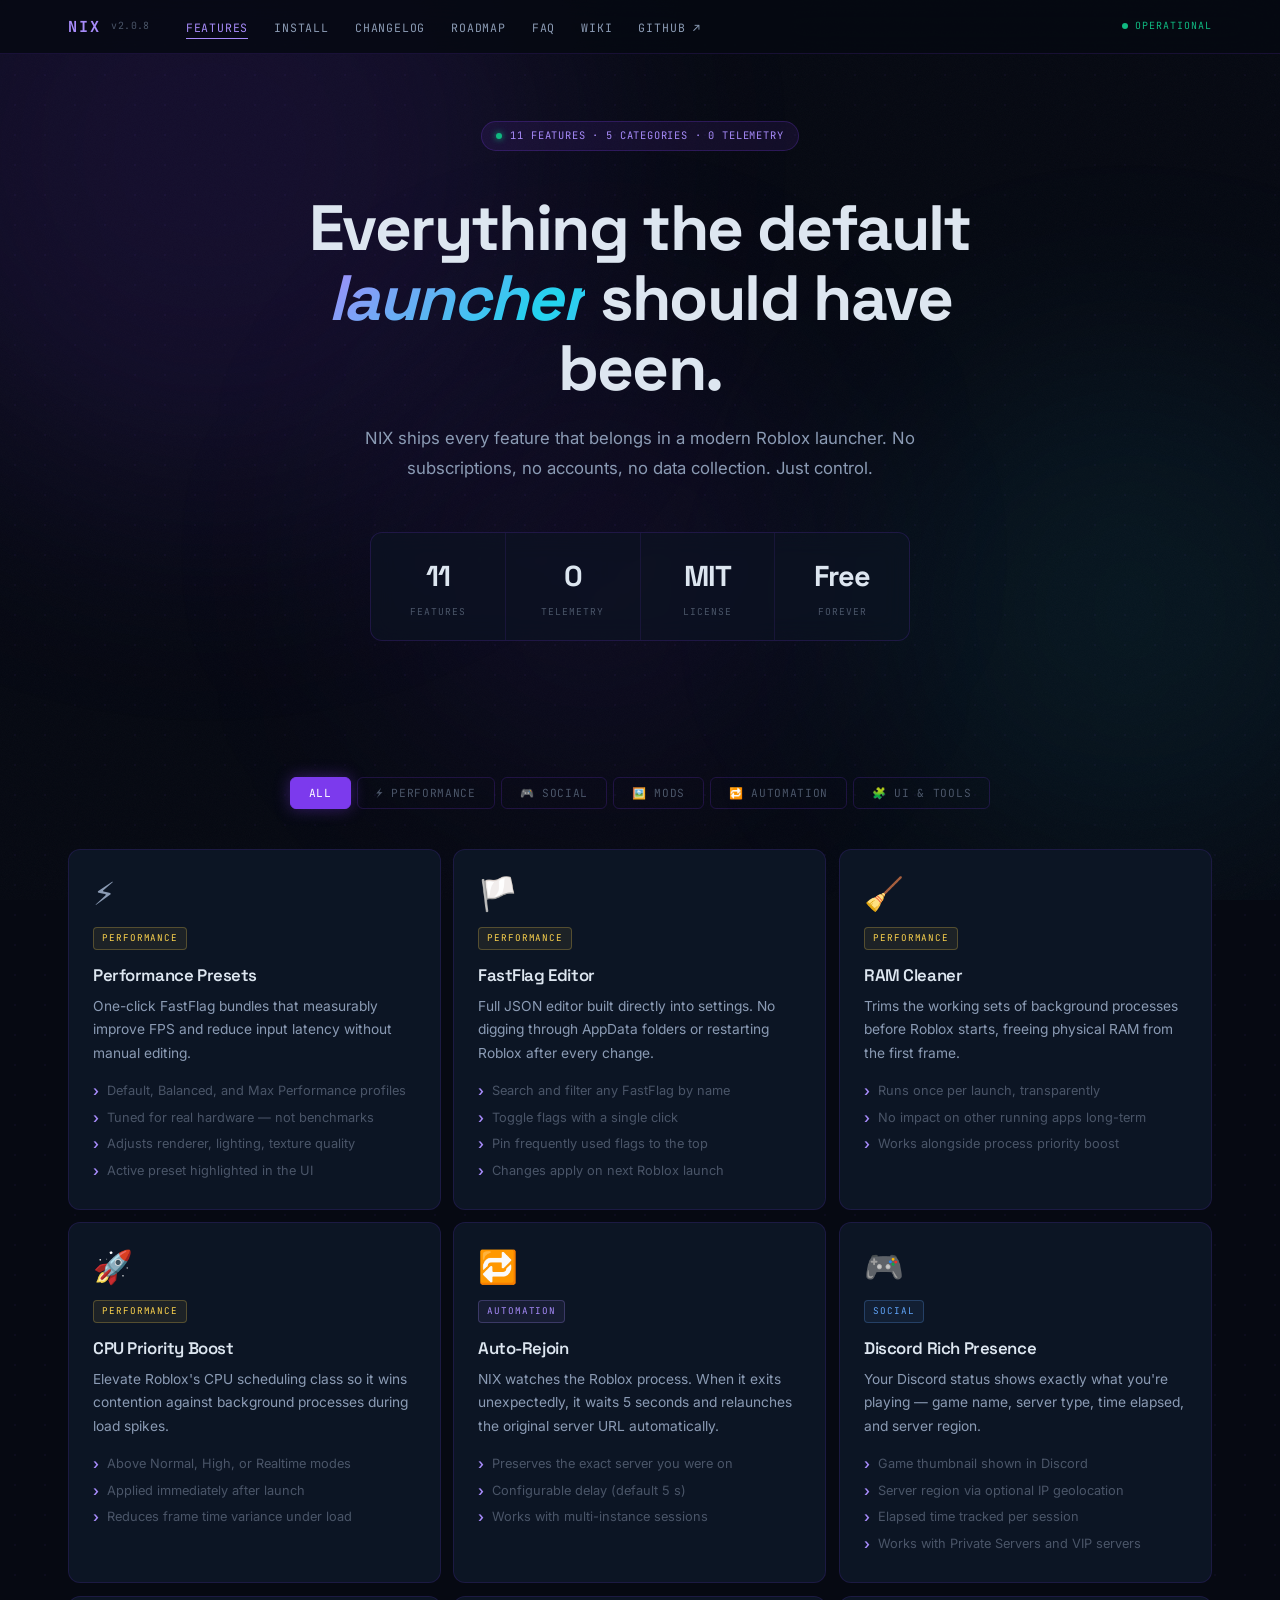
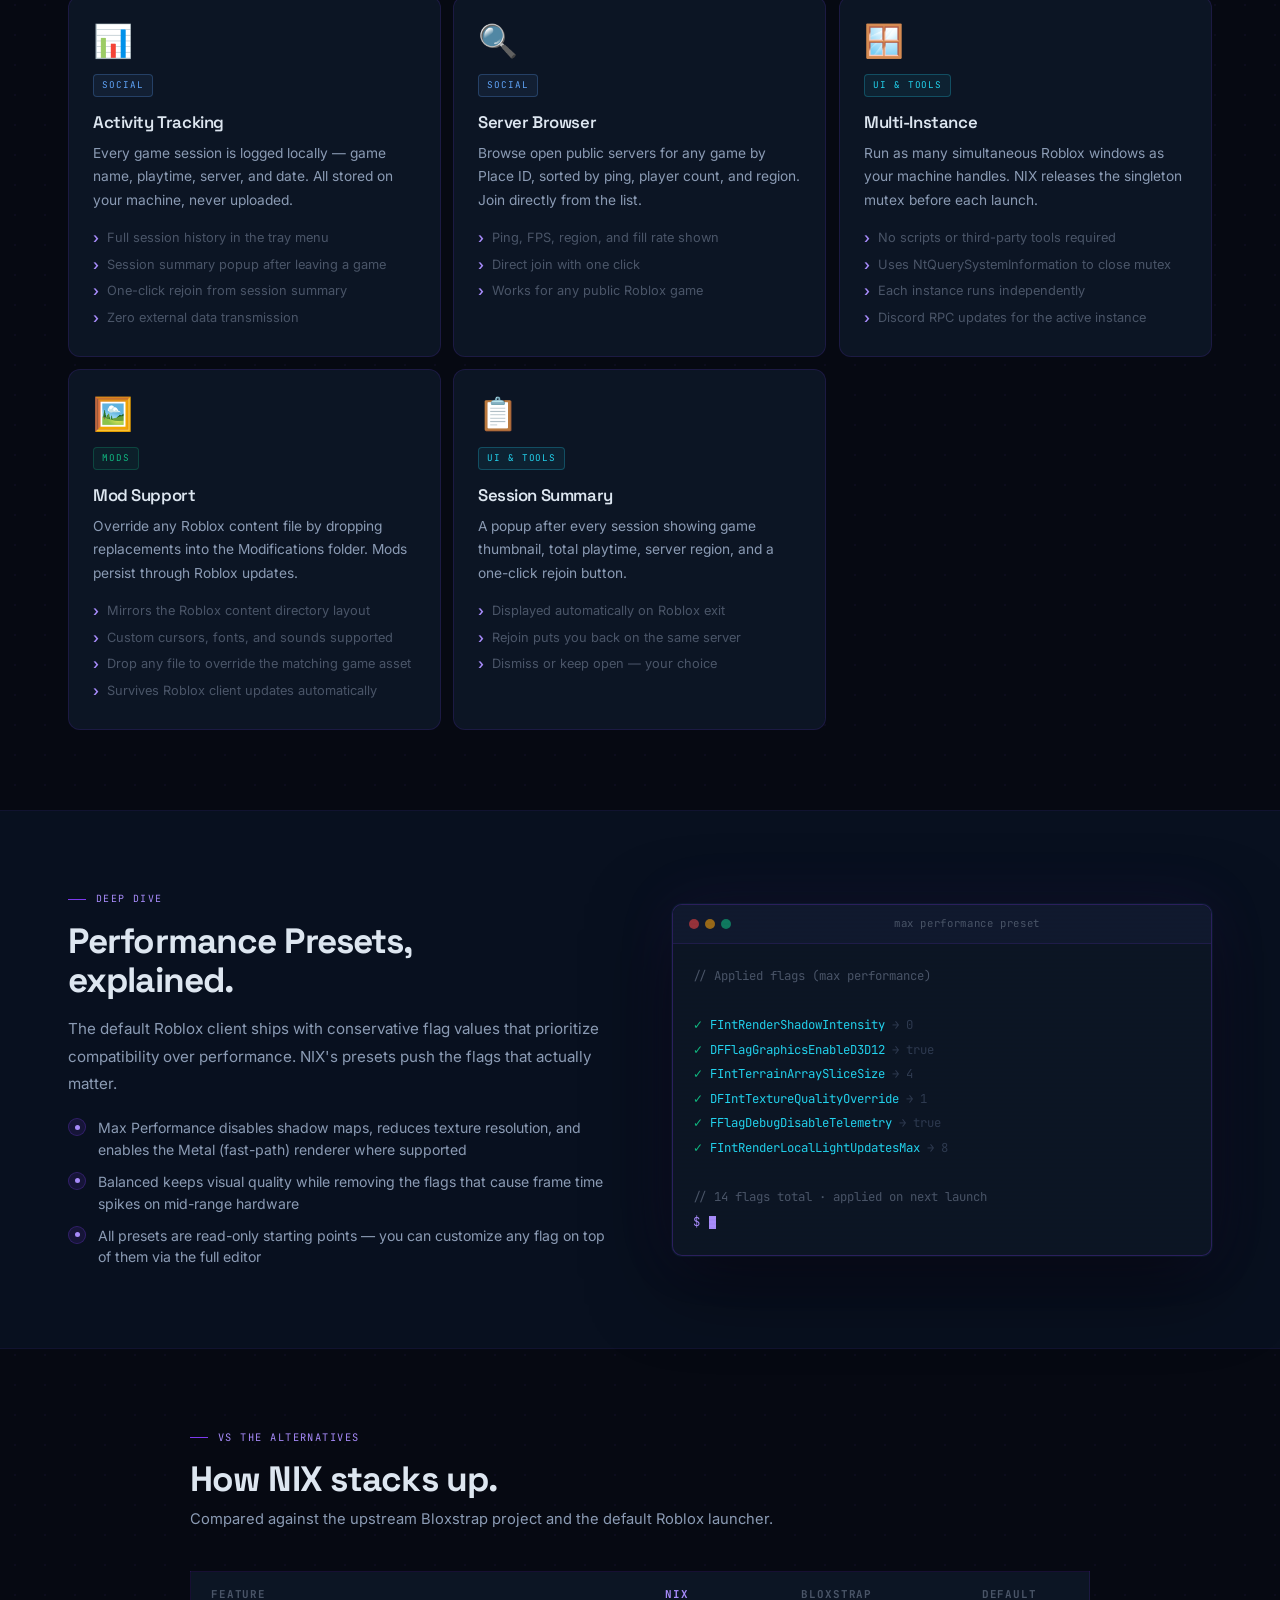
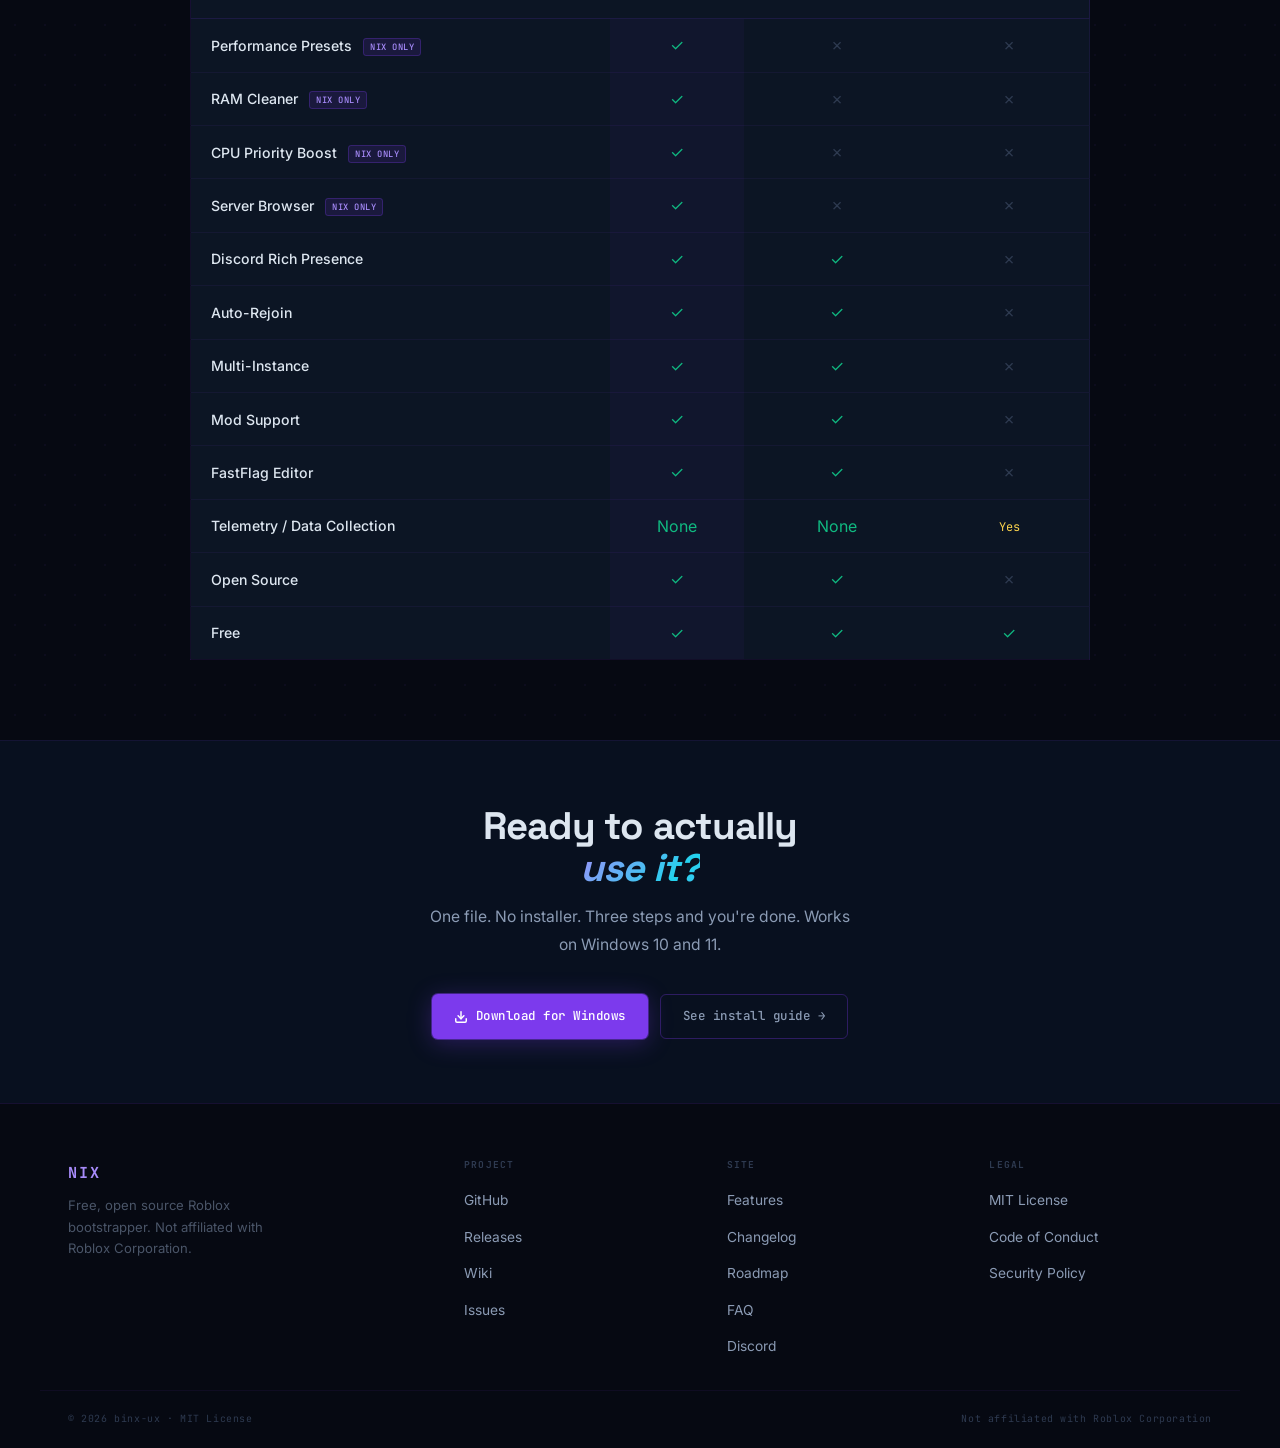
<file: features.html>
<!DOCTYPE html>
<html lang="en">
<head>
  <meta charset="UTF-8" />
  <meta name="viewport" content="width=device-width, initial-scale=1.0" />
  <title>Features — NIX</title>
  <meta name="description" content="Every NIX feature explained in detail — performance presets, Discord RPC, per-game profiles, mod support, and more." />
  <meta property="og:title" content="Features — NIX" />
  <meta property="og:url" content="https://binx-ux.github.io/NIX/features.html" />
  <meta name="theme-color" content="#7C3AED" />
  <link rel="preconnect" href="https://fonts.googleapis.com" />
  <link rel="preconnect" href="https://fonts.gstatic.com" crossorigin />
  <link href="https://fonts.googleapis.com/css2?family=Space+Grotesk:wght@400;500;600;700&family=JetBrains+Mono:wght@400;500;700&family=Inter:wght@400;500;600&display=swap" rel="stylesheet" />
  <link rel="stylesheet" href="style.css" />
  <style>
    /* ── FEATURE PAGE EXTRAS ────────────────────── */

    /* Hero */
    .feat-hero {
      position: relative;
      z-index: 1;
      padding: 120px 28px 80px;
      text-align: center;
    }
    .feat-hero-inner { max-width: 800px; margin: 0 auto; }
    .feat-hero h1 {
      font-size: clamp(2.4rem, 5vw, 4rem);
      font-weight: 700;
      margin: 20px 0 20px;
      color: var(--text-hi);
      line-height: 1.1;
    }
    .feat-hero p {
      font-size: 1.05rem;
      color: var(--text);
      max-width: 560px;
      margin: 0 auto 48px;
      line-height: 1.78;
    }

    /* Hero stat strip */
    .feat-stats {
      display: flex;
      justify-content: center;
      gap: 0;
      border: 1px solid rgba(124,58,237,0.18);
      border-radius: 12px;
      background: rgba(12,21,36,0.6);
      backdrop-filter: blur(12px);
      overflow: hidden;
      max-width: 540px;
      margin: 0 auto 56px;
    }
    .feat-stat {
      flex: 1;
      padding: 20px 16px;
      border-right: 1px solid rgba(124,58,237,0.12);
      text-align: center;
    }
    .feat-stat:last-child { border-right: none; }
    .feat-stat-val {
      font-family: var(--head);
      font-size: 1.8rem;
      font-weight: 700;
      color: var(--text-hi);
      display: block;
      letter-spacing: -0.03em;
    }
    .feat-stat-label {
      font-family: var(--mono);
      font-size: 0.6rem;
      letter-spacing: 0.1em;
      text-transform: uppercase;
      color: var(--text-mid);
      margin-top: 4px;
      display: block;
    }

    /* Filter tabs */
    .feat-filter {
      position: relative;
      z-index: 1;
      display: flex;
      justify-content: center;
      gap: 6px;
      flex-wrap: wrap;
      padding: 0 28px 40px;
    }
    .feat-tab {
      font-family: var(--mono);
      font-size: 0.7rem;
      letter-spacing: 0.06em;
      text-transform: uppercase;
      padding: 8px 18px;
      border-radius: 6px;
      border: 1px solid rgba(124,58,237,0.2);
      background: transparent;
      color: var(--text-mid);
      cursor: pointer;
      transition: all .2s cubic-bezier(.16,1,.3,1);
    }
    .feat-tab:hover {
      border-color: rgba(124,58,237,0.45);
      color: var(--text-hi);
      background: rgba(124,58,237,0.06);
    }
    .feat-tab.active {
      background: var(--accent);
      border-color: var(--accent);
      color: #fff;
      box-shadow: 0 0 16px rgba(124,58,237,0.4);
    }

    /* Feature grid */
    .feat-body {
      position: relative;
      z-index: 1;
      max-width: 1200px;
      margin: 0 auto;
      padding: 0 28px 80px;
    }
    .feat-grid {
      display: grid;
      grid-template-columns: repeat(3, 1fr);
      gap: 12px;
    }
    @media (max-width: 960px) { .feat-grid { grid-template-columns: repeat(2,1fr); } }
    @media (max-width: 600px) { .feat-grid { grid-template-columns: 1fr; } }

    .feat-card {
      background: var(--surface);
      border: 1px solid rgba(124,58,237,0.15);
      border-radius: 12px;
      padding: 28px 24px;
      position: relative;
      overflow: hidden;
      transition: border-color .22s, transform .22s, box-shadow .22s, opacity .3s;
      cursor: default;
      will-change: transform;
    }
    .feat-card::before {
      content: '';
      position: absolute;
      top: 0; left: 0; right: 0;
      height: 1px;
      background: linear-gradient(90deg, transparent, rgba(167,139,250,0.4), transparent);
      transform: scaleX(0);
      transition: transform .4s ease;
    }
    .feat-card:hover::before { transform: scaleX(1); }
    .feat-card:hover {
      border-color: rgba(124,58,237,0.45);
      transform: translateY(-4px);
      box-shadow: 0 20px 60px rgba(0,0,0,0.4),
                  0 0 0 1px rgba(124,58,237,0.2),
                  0 0 40px rgba(124,58,237,0.1);
    }
    .feat-card.hidden {
      opacity: 0;
      pointer-events: none;
      transform: translateY(8px) scale(0.97);
      position: absolute;
      visibility: hidden;
    }
    .feat-card-cat {
      display: inline-flex;
      align-items: center;
      gap: 5px;
      font-family: var(--mono);
      font-size: 0.58rem;
      letter-spacing: 0.1em;
      text-transform: uppercase;
      padding: 3px 8px;
      border-radius: 4px;
      border: 1px solid;
      margin-bottom: 16px;
    }
    .cat-performance { color: #FCD34D; border-color: rgba(252,211,77,0.25); background: rgba(252,211,77,0.07); }
    .cat-social      { color: #60A5FA; border-color: rgba(96,165,250,0.25); background: rgba(96,165,250,0.07); }
    .cat-mods        { color: var(--green); border-color: rgba(16,185,129,0.25); background: rgba(16,185,129,0.07); }
    .cat-automation  { color: var(--accent-hi); border-color: rgba(167,139,250,0.25); background: rgba(167,139,250,0.07); }
    .cat-ui          { color: var(--cyan); border-color: rgba(34,211,238,0.25); background: rgba(34,211,238,0.07); }

    .feat-card-icon {
      font-size: 2rem;
      display: block;
      margin-bottom: 12px;
      line-height: 1;
      transition: transform .3s cubic-bezier(.16,1,.3,1);
    }
    .feat-card:hover .feat-card-icon { transform: scale(1.15) rotate(-5deg); }

    .feat-card h3 {
      font-size: 1.05rem;
      font-weight: 600;
      color: var(--text-hi);
      margin-bottom: 10px;
    }
    .feat-card p {
      font-size: 0.86rem;
      color: var(--text);
      line-height: 1.7;
      margin-bottom: 16px;
    }
    .feat-card-details {
      list-style: none;
      display: flex;
      flex-direction: column;
      gap: 6px;
      font-size: 0.8rem;
      color: var(--text-mid);
    }
    .feat-card-details li {
      display: flex;
      gap: 8px;
      align-items: flex-start;
      line-height: 1.5;
    }
    .feat-card-details li::before {
      content: '›';
      color: var(--accent-hi);
      flex-shrink: 0;
      font-weight: 600;
      font-size: 0.9rem;
      margin-top: -1px;
    }

    /* Spotlight sections */
    .spotlight {
      position: relative;
      z-index: 1;
      border-top: 1px solid rgba(124,58,237,0.08);
      border-bottom: 1px solid rgba(124,58,237,0.08);
      background: var(--bg2);
    }
    .spotlight-inner {
      max-width: 1200px;
      margin: 0 auto;
      padding: 80px 28px;
      display: grid;
      grid-template-columns: 1fr 1fr;
      gap: 64px;
      align-items: center;
    }
    .spotlight-inner.rev { direction: rtl; }
    .spotlight-inner.rev > * { direction: ltr; }
    @media (max-width: 900px) {
      .spotlight-inner { grid-template-columns: 1fr; gap: 36px; }
      .spotlight-inner.rev { direction: ltr; }
    }
    .spotlight-label {
      font-family: var(--mono);
      font-size: 0.62rem;
      letter-spacing: 0.14em;
      text-transform: uppercase;
      color: var(--accent-hi);
      margin-bottom: 14px;
      display: flex;
      align-items: center;
      gap: 10px;
    }
    .spotlight-label::before {
      content: '';
      width: 18px; height: 1px;
      background: var(--accent);
    }
    .spotlight h2 {
      font-size: clamp(1.6rem, 3vw, 2.2rem);
      font-weight: 700;
      color: var(--text-hi);
      margin-bottom: 16px;
    }
    .spotlight p {
      font-size: 0.95rem;
      color: var(--text);
      line-height: 1.8;
      margin-bottom: 20px;
    }
    .spotlight-bullets {
      list-style: none;
      display: flex;
      flex-direction: column;
      gap: 10px;
    }
    .spotlight-bullets li {
      display: flex;
      gap: 12px;
      align-items: flex-start;
      font-size: 0.88rem;
      color: var(--text);
      line-height: 1.55;
    }
    .spotlight-bullets li .sb-dot {
      width: 18px; height: 18px;
      border-radius: 50%;
      background: var(--accent-lo);
      border: 1px solid var(--accent-b);
      display: flex;
      align-items: center;
      justify-content: center;
      flex-shrink: 0;
      margin-top: 1px;
    }
    .spotlight-bullets li .sb-dot::before {
      content: '';
      width: 5px; height: 5px;
      border-radius: 50%;
      background: var(--accent-hi);
    }

    /* Compare table */
    .compare {
      position: relative;
      z-index: 1;
      padding: 80px 28px;
    }
    .compare-inner {
      max-width: 900px;
      margin: 0 auto;
    }
    .compare h2 {
      font-size: clamp(1.6rem, 3vw, 2.2rem);
      font-weight: 700;
      margin-bottom: 8px;
    }
    .compare-sub {
      font-size: 0.92rem;
      color: var(--text);
      margin-bottom: 40px;
    }
    .compare-table {
      width: 100%;
      border-collapse: collapse;
      font-size: 0.88rem;
    }
    .compare-table th {
      font-family: var(--mono);
      font-size: 0.68rem;
      letter-spacing: 0.08em;
      text-transform: uppercase;
      color: var(--text-mid);
      padding: 14px 20px;
      text-align: left;
      border-bottom: 1px solid rgba(124,58,237,0.15);
    }
    .compare-table th:not(:first-child) { text-align: center; }
    .compare-table .th-nix { color: var(--accent-hi); }
    .compare-table td {
      padding: 13px 20px;
      border-bottom: 1px solid rgba(124,58,237,0.07);
      color: var(--text);
      vertical-align: middle;
    }
    .compare-table td:not(:first-child) { text-align: center; }
    .compare-table tbody tr:hover td { background: rgba(124,58,237,0.04); }
    .compare-table tbody tr:last-child td { border-bottom: none; }
    .ct-yes  { color: var(--green); font-size: 1rem; }
    .ct-no   { color: var(--text-lo); font-size: 1rem; }
    .ct-part { color: #FCD34D; font-size: 0.75rem; font-family: var(--mono); }
    .compare-table td.feat-name { font-weight: 500; color: var(--text-hi); }
    .compare-table td.feat-name .feat-new {
      font-family: var(--mono);
      font-size: 0.55rem;
      letter-spacing: 0.06em;
      text-transform: uppercase;
      padding: 2px 6px;
      border-radius: 3px;
      background: var(--accent-lo);
      border: 1px solid var(--accent-b);
      color: var(--accent-hi);
      margin-left: 7px;
      vertical-align: middle;
    }
    .compare-header {
      background: var(--surface);
      border-radius: 10px 10px 0 0;
      border: 1px solid rgba(124,58,237,0.15);
      overflow: hidden;
    }
    .compare-body {
      background: var(--surface);
      border: 1px solid rgba(124,58,237,0.1);
      border-top: none;
      border-radius: 0 0 10px 10px;
      overflow: hidden;
    }
    .col-nix { background: rgba(124,58,237,0.04); }

    /* CTA strip */
    .feat-cta {
      position: relative;
      z-index: 1;
      background: var(--bg2);
      border-top: 1px solid rgba(124,58,237,0.1);
    }
    .feat-cta-inner {
      max-width: 900px;
      margin: 0 auto;
      padding: 64px 28px;
      text-align: center;
    }
    .feat-cta h2 {
      font-size: clamp(1.8rem, 3vw, 2.4rem);
      font-weight: 700;
      margin-bottom: 14px;
    }
    .feat-cta p {
      font-size: 0.98rem;
      color: var(--text);
      margin-bottom: 36px;
      max-width: 440px;
      margin-left: auto;
      margin-right: auto;
      line-height: 1.75;
    }
    .feat-cta-btns {
      display: flex;
      gap: 12px;
      justify-content: center;
      flex-wrap: wrap;
    }
  </style>
</head>
<body>

<div class="scroll-bar" id="scroll-bar"></div>
<div class="noise-overlay"></div>
<div class="aurora">
  <div class="aurora-blob" style="width:700px;height:700px;background:rgba(124,58,237,0.12);top:-200px;left:-140px;animation-delay:0s;animation-duration:18s"></div>
  <div class="aurora-blob" style="width:500px;height:500px;background:rgba(34,211,238,0.07);top:40%;right:-100px;animation-delay:-7s;animation-duration:15s"></div>
  <div class="aurora-blob" style="width:420px;height:420px;background:rgba(124,58,237,0.08);bottom:15%;left:30%;animation-delay:-12s;animation-duration:21s"></div>
</div>

<!-- NAV -->
<nav class="nav">
  <div class="nav-inner">
    <a class="nav-logo" href="index.html">
      <span class="nav-logo-mark">NIX</span>
      <span class="nav-logo-ver" id="nav-ver">v2.0.8</span>
    </a>
    <ul class="nav-links">
      <li><a href="features.html" class="active">Features</a></li>
      <li><a href="index.html#install">Install</a></li>
      <li><a href="changelog.html">Changelog</a></li>
      <li><a href="roadmap.html">Roadmap</a></li>
      <li><a href="faq.html">FAQ</a></li>
      <li><a href="https://github.com/binx-ux/shadowstrap/wiki" target="_blank" rel="noopener">Wiki</a></li>
      <li><a href="https://github.com/binx-ux/shadowstrap" target="_blank" rel="noopener">GitHub ↗</a></li>
    </ul>
    <div class="nav-status">
      <span class="status-dot"></span>
      OPERATIONAL
    </div>
  </div>
</nav>

<!-- HERO -->
<section class="feat-hero">
  <div class="feat-hero-inner">
    <div class="hero-badge" style="margin:0 auto 22px">
      <div class="hero-badge-dot"></div>
      <span>11 features · 5 categories · 0 telemetry</span>
    </div>
    <h1>Everything the default<br><em class="text-gradient">launcher</em> should have been.</h1>
    <p>NIX ships every feature that belongs in a modern Roblox launcher. No subscriptions, no accounts, no data collection. Just control.</p>

    <div class="feat-stats" data-reveal="fade">
      <div class="feat-stat">
        <span class="feat-stat-val">11</span>
        <span class="feat-stat-label">Features</span>
      </div>
      <div class="feat-stat">
        <span class="feat-stat-val">0</span>
        <span class="feat-stat-label">Telemetry</span>
      </div>
      <div class="feat-stat">
        <span class="feat-stat-val">MIT</span>
        <span class="feat-stat-label">License</span>
      </div>
      <div class="feat-stat">
        <span class="feat-stat-val">Free</span>
        <span class="feat-stat-label">Forever</span>
      </div>
    </div>
  </div>
</section>

<!-- FILTER TABS -->
<div class="feat-filter" data-reveal="fade">
  <button class="feat-tab active" data-filter="all">All</button>
  <button class="feat-tab" data-filter="performance">⚡ Performance</button>
  <button class="feat-tab" data-filter="social">🎮 Social</button>
  <button class="feat-tab" data-filter="mods">🖼️ Mods</button>
  <button class="feat-tab" data-filter="automation">🔁 Automation</button>
  <button class="feat-tab" data-filter="ui">🧩 UI & Tools</button>
</div>

<!-- FEATURE GRID -->
<div class="feat-body">
  <div class="feat-grid" id="feat-grid">

    <div class="feat-card" data-cat="performance" data-reveal="scale">
      <span class="feat-card-icon">⚡</span>
      <span class="feat-card-cat cat-performance">Performance</span>
      <h3>Performance Presets</h3>
      <p>One-click FastFlag bundles that measurably improve FPS and reduce input latency without manual editing.</p>
      <ul class="feat-card-details">
        <li>Default, Balanced, and Max Performance profiles</li>
        <li>Tuned for real hardware — not benchmarks</li>
        <li>Adjusts renderer, lighting, texture quality</li>
        <li>Active preset highlighted in the UI</li>
      </ul>
    </div>

    <div class="feat-card" data-cat="performance" data-reveal="scale" data-delay="100">
      <span class="feat-card-icon">🏳️</span>
      <span class="feat-card-cat cat-performance">Performance</span>
      <h3>FastFlag Editor</h3>
      <p>Full JSON editor built directly into settings. No digging through AppData folders or restarting Roblox after every change.</p>
      <ul class="feat-card-details">
        <li>Search and filter any FastFlag by name</li>
        <li>Toggle flags with a single click</li>
        <li>Pin frequently used flags to the top</li>
        <li>Changes apply on next Roblox launch</li>
      </ul>
    </div>

    <div class="feat-card" data-cat="performance" data-reveal="scale" data-delay="200">
      <span class="feat-card-icon">🧹</span>
      <span class="feat-card-cat cat-performance">Performance</span>
      <h3>RAM Cleaner</h3>
      <p>Trims the working sets of background processes before Roblox starts, freeing physical RAM from the first frame.</p>
      <ul class="feat-card-details">
        <li>Runs once per launch, transparently</li>
        <li>No impact on other running apps long-term</li>
        <li>Works alongside process priority boost</li>
      </ul>
    </div>

    <div class="feat-card" data-cat="performance" data-reveal="scale">
      <span class="feat-card-icon">🚀</span>
      <span class="feat-card-cat cat-performance">Performance</span>
      <h3>CPU Priority Boost</h3>
      <p>Elevate Roblox's CPU scheduling class so it wins contention against background processes during load spikes.</p>
      <ul class="feat-card-details">
        <li>Above Normal, High, or Realtime modes</li>
        <li>Applied immediately after launch</li>
        <li>Reduces frame time variance under load</li>
      </ul>
    </div>

    <div class="feat-card" data-cat="automation" data-reveal="scale" data-delay="200">
      <span class="feat-card-icon">🔁</span>
      <span class="feat-card-cat cat-automation">Automation</span>
      <h3>Auto-Rejoin</h3>
      <p>NIX watches the Roblox process. When it exits unexpectedly, it waits 5 seconds and relaunches the original server URL automatically.</p>
      <ul class="feat-card-details">
        <li>Preserves the exact server you were on</li>
        <li>Configurable delay (default 5 s)</li>
        <li>Works with multi-instance sessions</li>
      </ul>
    </div>

    <div class="feat-card" data-cat="social" data-reveal="scale" data-delay="100">
      <span class="feat-card-icon">🎮</span>
      <span class="feat-card-cat cat-social">Social</span>
      <h3>Discord Rich Presence</h3>
      <p>Your Discord status shows exactly what you're playing — game name, server type, time elapsed, and server region.</p>
      <ul class="feat-card-details">
        <li>Game thumbnail shown in Discord</li>
        <li>Server region via optional IP geolocation</li>
        <li>Elapsed time tracked per session</li>
        <li>Works with Private Servers and VIP servers</li>
      </ul>
    </div>

    <div class="feat-card" data-cat="social" data-reveal="scale" data-delay="200">
      <span class="feat-card-icon">📊</span>
      <span class="feat-card-cat cat-social">Social</span>
      <h3>Activity Tracking</h3>
      <p>Every game session is logged locally — game name, playtime, server, and date. All stored on your machine, never uploaded.</p>
      <ul class="feat-card-details">
        <li>Full session history in the tray menu</li>
        <li>Session summary popup after leaving a game</li>
        <li>One-click rejoin from session summary</li>
        <li>Zero external data transmission</li>
      </ul>
    </div>

    <div class="feat-card" data-cat="social" data-reveal="scale">
      <span class="feat-card-icon">🔍</span>
      <span class="feat-card-cat cat-social">Social</span>
      <h3>Server Browser</h3>
      <p>Browse open public servers for any game by Place ID, sorted by ping, player count, and region. Join directly from the list.</p>
      <ul class="feat-card-details">
        <li>Ping, FPS, region, and fill rate shown</li>
        <li>Direct join with one click</li>
        <li>Works for any public Roblox game</li>
      </ul>
    </div>

    <div class="feat-card" data-cat="ui" data-reveal="scale" data-delay="200">
      <span class="feat-card-icon">🪟</span>
      <span class="feat-card-cat cat-ui">UI & Tools</span>
      <h3>Multi-Instance</h3>
      <p>Run as many simultaneous Roblox windows as your machine handles. NIX releases the singleton mutex before each launch.</p>
      <ul class="feat-card-details">
        <li>No scripts or third-party tools required</li>
        <li>Uses NtQuerySystemInformation to close mutex</li>
        <li>Each instance runs independently</li>
        <li>Discord RPC updates for the active instance</li>
      </ul>
    </div>

    <div class="feat-card" data-cat="mods" data-reveal="scale">
      <span class="feat-card-icon">🖼️</span>
      <span class="feat-card-cat cat-mods">Mods</span>
      <h3>Mod Support</h3>
      <p>Override any Roblox content file by dropping replacements into the Modifications folder. Mods persist through Roblox updates.</p>
      <ul class="feat-card-details">
        <li>Mirrors the Roblox content directory layout</li>
        <li>Custom cursors, fonts, and sounds supported</li>
        <li>Drop any file to override the matching game asset</li>
        <li>Survives Roblox client updates automatically</li>
      </ul>
    </div>

    <div class="feat-card" data-cat="ui" data-reveal="scale" data-delay="100">
      <span class="feat-card-icon">📋</span>
      <span class="feat-card-cat cat-ui">UI & Tools</span>
      <h3>Session Summary</h3>
      <p>A popup after every session showing game thumbnail, total playtime, server region, and a one-click rejoin button.</p>
      <ul class="feat-card-details">
        <li>Displayed automatically on Roblox exit</li>
        <li>Rejoin puts you back on the same server</li>
        <li>Dismiss or keep open — your choice</li>
      </ul>
    </div>

  </div>
</div>

<!-- SPOTLIGHT: PERFORMANCE PRESETS -->
<section class="spotlight">
  <div class="spotlight-inner">
    <div data-reveal="left">
      <div class="spotlight-label">Deep Dive</div>
      <h2>Performance Presets,<br>explained.</h2>
      <p>The default Roblox client ships with conservative flag values that prioritize compatibility over performance. NIX's presets push the flags that actually matter.</p>
      <ul class="spotlight-bullets">
        <li><span class="sb-dot"></span>Max Performance disables shadow maps, reduces texture resolution, and enables the Metal (fast-path) renderer where supported</li>
        <li><span class="sb-dot"></span>Balanced keeps visual quality while removing the flags that cause frame time spikes on mid-range hardware</li>
        <li><span class="sb-dot"></span>All presets are read-only starting points — you can customize any flag on top of them via the full editor</li>
      </ul>
    </div>
    <div data-reveal="right">
      <div class="terminal-window">
        <div class="terminal-bar">
          <div class="terminal-dots">
            <div class="terminal-dot td-red"></div>
            <div class="terminal-dot td-yellow"></div>
            <div class="terminal-dot td-green"></div>
          </div>
          <span class="terminal-title">max performance preset</span>
        </div>
        <div class="terminal-body" style="min-height:auto">
          <span class="t-line"><span class="t-comment">// Applied flags (max performance)</span></span>
          <span class="t-line">&nbsp;</span>
          <span class="t-line"><span class="t-ok">✓</span> <span class="t-val">FIntRenderShadowIntensity</span> <span class="t-dim">→ 0</span></span>
          <span class="t-line"><span class="t-ok">✓</span> <span class="t-val">DFFlagGraphicsEnableD3D12</span> <span class="t-dim">→ true</span></span>
          <span class="t-line"><span class="t-ok">✓</span> <span class="t-val">FIntTerrainArraySliceSize</span> <span class="t-dim">→ 4</span></span>
          <span class="t-line"><span class="t-ok">✓</span> <span class="t-val">DFIntTextureQualityOverride</span> <span class="t-dim">→ 1</span></span>
          <span class="t-line"><span class="t-ok">✓</span> <span class="t-val">FFlagDebugDisableTelemetry</span> <span class="t-dim">→ true</span></span>
          <span class="t-line"><span class="t-ok">✓</span> <span class="t-val">FIntRenderLocalLightUpdatesMax</span> <span class="t-dim">→ 8</span></span>
          <span class="t-line">&nbsp;</span>
          <span class="t-line"><span class="t-comment">// 14 flags total · applied on next launch</span></span>
          <span class="t-line"><span class="t-prompt">$</span> <span class="t-cursor"></span></span>
        </div>
      </div>
    </div>
  </div>
</section>

<!-- COMPARISON TABLE -->
<div class="compare">
  <div class="compare-inner">
    <div data-reveal>
      <div class="section-eyebrow" style="margin-bottom:14px">vs the alternatives</div>
      <h2>How NIX stacks up.</h2>
      <p class="compare-sub">Compared against the upstream Bloxstrap project and the default Roblox launcher.</p>
    </div>
    <div data-reveal data-delay="100">
      <table class="compare-table">
        <thead class="compare-header">
          <tr>
            <th>Feature</th>
            <th class="th-nix">NIX</th>
            <th>Bloxstrap</th>
            <th>Default</th>
          </tr>
        </thead>
        <tbody class="compare-body">
          <tr>
            <td class="feat-name">Performance Presets <span class="feat-new">NIX only</span></td>
            <td class="col-nix"><span class="ct-yes">✓</span></td>
            <td><span class="ct-no">✗</span></td>
            <td><span class="ct-no">✗</span></td>
          </tr>
          <tr>
            <td class="feat-name">RAM Cleaner <span class="feat-new">NIX only</span></td>
            <td class="col-nix"><span class="ct-yes">✓</span></td>
            <td><span class="ct-no">✗</span></td>
            <td><span class="ct-no">✗</span></td>
          </tr>
          <tr>
            <td class="feat-name">CPU Priority Boost <span class="feat-new">NIX only</span></td>
            <td class="col-nix"><span class="ct-yes">✓</span></td>
            <td><span class="ct-no">✗</span></td>
            <td><span class="ct-no">✗</span></td>
          </tr>
          <tr>
            <td class="feat-name">Server Browser <span class="feat-new">NIX only</span></td>
            <td class="col-nix"><span class="ct-yes">✓</span></td>
            <td><span class="ct-no">✗</span></td>
            <td><span class="ct-no">✗</span></td>
          </tr>
          <tr>
            <td class="feat-name">Discord Rich Presence</td>
            <td class="col-nix"><span class="ct-yes">✓</span></td>
            <td><span class="ct-yes">✓</span></td>
            <td><span class="ct-no">✗</span></td>
          </tr>
          <tr>
            <td class="feat-name">Auto-Rejoin</td>
            <td class="col-nix"><span class="ct-yes">✓</span></td>
            <td><span class="ct-yes">✓</span></td>
            <td><span class="ct-no">✗</span></td>
          </tr>
          <tr>
            <td class="feat-name">Multi-Instance</td>
            <td class="col-nix"><span class="ct-yes">✓</span></td>
            <td><span class="ct-yes">✓</span></td>
            <td><span class="ct-no">✗</span></td>
          </tr>
          <tr>
            <td class="feat-name">Mod Support</td>
            <td class="col-nix"><span class="ct-yes">✓</span></td>
            <td><span class="ct-yes">✓</span></td>
            <td><span class="ct-no">✗</span></td>
          </tr>
          <tr>
            <td class="feat-name">FastFlag Editor</td>
            <td class="col-nix"><span class="ct-yes">✓</span></td>
            <td><span class="ct-yes">✓</span></td>
            <td><span class="ct-no">✗</span></td>
          </tr>
          <tr>
            <td class="feat-name">Telemetry / Data Collection</td>
            <td class="col-nix"><span class="ct-yes">None</span></td>
            <td><span class="ct-yes">None</span></td>
            <td><span class="ct-part">Yes</span></td>
          </tr>
          <tr>
            <td class="feat-name">Open Source</td>
            <td class="col-nix"><span class="ct-yes">✓</span></td>
            <td><span class="ct-yes">✓</span></td>
            <td><span class="ct-no">✗</span></td>
          </tr>
          <tr>
            <td class="feat-name">Free</td>
            <td class="col-nix"><span class="ct-yes">✓</span></td>
            <td><span class="ct-yes">✓</span></td>
            <td><span class="ct-yes">✓</span></td>
          </tr>
        </tbody>
      </table>
    </div>
  </div>
</div>

<!-- CTA -->
<div class="feat-cta">
  <div class="feat-cta-inner" data-reveal>
    <h2>Ready to actually<br><em class="text-gradient">use it?</em></h2>
    <p>One file. No installer. Three steps and you're done. Works on Windows 10 and 11.</p>
    <div class="feat-cta-btns">
      <a class="btn btn-primary" href="https://github.com/binx-ux/shadowstrap/releases/latest" target="_blank" rel="noopener">
        <svg xmlns="http://www.w3.org/2000/svg" width="14" height="14" viewBox="0 0 24 24" fill="none" stroke="currentColor" stroke-width="2.5" stroke-linecap="round" stroke-linejoin="round"><path d="M21 15v4a2 2 0 0 1-2 2H5a2 2 0 0 1-2-2v-4"/><polyline points="7 10 12 15 17 10"/><line x1="12" y1="15" x2="12" y2="3"/></svg>
        Download for Windows
      </a>
      <a class="btn btn-ghost" href="index.html#install">See install guide →</a>
    </div>
  </div>
</div>

<!-- FOOTER -->
<footer class="footer">
  <div class="footer-inner">
    <div class="footer-brand">
      <a class="nav-logo" href="index.html"><span class="nav-logo-mark">NIX</span></a>
      <p>Free, open source Roblox bootstrapper. Not affiliated with Roblox Corporation.</p>
    </div>
    <div class="footer-col">
      <h5>Project</h5>
      <ul>
        <li><a href="https://github.com/binx-ux/shadowstrap" target="_blank" rel="noopener">GitHub</a></li>
        <li><a href="https://github.com/binx-ux/shadowstrap/releases" target="_blank" rel="noopener">Releases</a></li>
        <li><a href="https://github.com/binx-ux/shadowstrap/wiki" target="_blank" rel="noopener">Wiki</a></li>
        <li><a href="https://github.com/binx-ux/shadowstrap/issues" target="_blank" rel="noopener">Issues</a></li>
      </ul>
    </div>
    <div class="footer-col">
      <h5>Site</h5>
      <ul>
        <li><a href="features.html">Features</a></li>
        <li><a href="changelog.html">Changelog</a></li>
        <li><a href="roadmap.html">Roadmap</a></li>
        <li><a href="faq.html">FAQ</a></li>
        <li><a href="https://discord.gg/nKjV3mGq6R" target="_blank" rel="noopener">Discord</a></li>
      </ul>
    </div>
    <div class="footer-col">
      <h5>Legal</h5>
      <ul>
        <li><a href="https://github.com/binx-ux/shadowstrap/blob/main/LICENSE" target="_blank" rel="noopener">MIT License</a></li>
        <li><a href="https://github.com/binx-ux/shadowstrap/blob/main/CODE_OF_CONDUCT.md" target="_blank" rel="noopener">Code of Conduct</a></li>
        <li><a href="https://github.com/binx-ux/shadowstrap/blob/main/SECURITY.md" target="_blank" rel="noopener">Security Policy</a></li>
      </ul>
    </div>
  </div>
  <div class="footer-bottom">
    <span class="footer-copy">© 2026 binx-ux · MIT License</span>
    <span class="footer-copy">Not affiliated with Roblox Corporation</span>
  </div>
</footer>

<script>
(function() {
  // Version
  fetch('https://api.github.com/repos/binx-ux/shadowstrap/releases/latest')
    .then(r => r.json())
    .then(d => { if (d.tag_name) document.getElementById('nav-ver').textContent = d.tag_name; })
    .catch(() => {});

  // Scroll bar + nav shrink
  const scrollBar = document.getElementById('scroll-bar');
  const navEl = document.querySelector('.nav');
  window.addEventListener('scroll', () => {
    const max = document.documentElement.scrollHeight - window.innerHeight;
    if (scrollBar) scrollBar.style.width = (max > 0 ? window.scrollY / max * 100 : 0) + '%';
    navEl?.classList.toggle('scrolled', window.scrollY > 60);
  }, { passive: true });

  // Scroll reveal
  const ro = new IntersectionObserver((entries) => {
    entries.forEach(e => { if (e.isIntersecting) { e.target.classList.add('is-visible'); ro.unobserve(e.target); } });
  }, { threshold: 0.1, rootMargin: '0px 0px -48px 0px' });
  document.querySelectorAll('[data-reveal]').forEach(el => ro.observe(el));

  // Filter tabs
  const tabs = document.querySelectorAll('.feat-tab');
  const cards = document.querySelectorAll('.feat-card');
  tabs.forEach(tab => {
    tab.addEventListener('click', () => {
      tabs.forEach(t => t.classList.remove('active'));
      tab.classList.add('active');
      const filter = tab.dataset.filter;
      cards.forEach(card => {
        const match = filter === 'all' || card.dataset.cat === filter;
        card.classList.toggle('hidden', !match);
      });
    });
  });

  // Card tilt
  cards.forEach(card => {
    card.addEventListener('mousemove', e => {
      const r = card.getBoundingClientRect();
      const x = (e.clientX - r.left - r.width / 2) / (r.width / 2);
      const y = (e.clientY - r.top - r.height / 2) / (r.height / 2);
      card.style.transform = `translateY(-4px) perspective(700px) rotateX(${-y * 5}deg) rotateY(${x * 5}deg)`;
    });
    card.addEventListener('mouseleave', () => { card.style.transform = ''; });
  });
})();
</script>
</body>
</html>
</file>
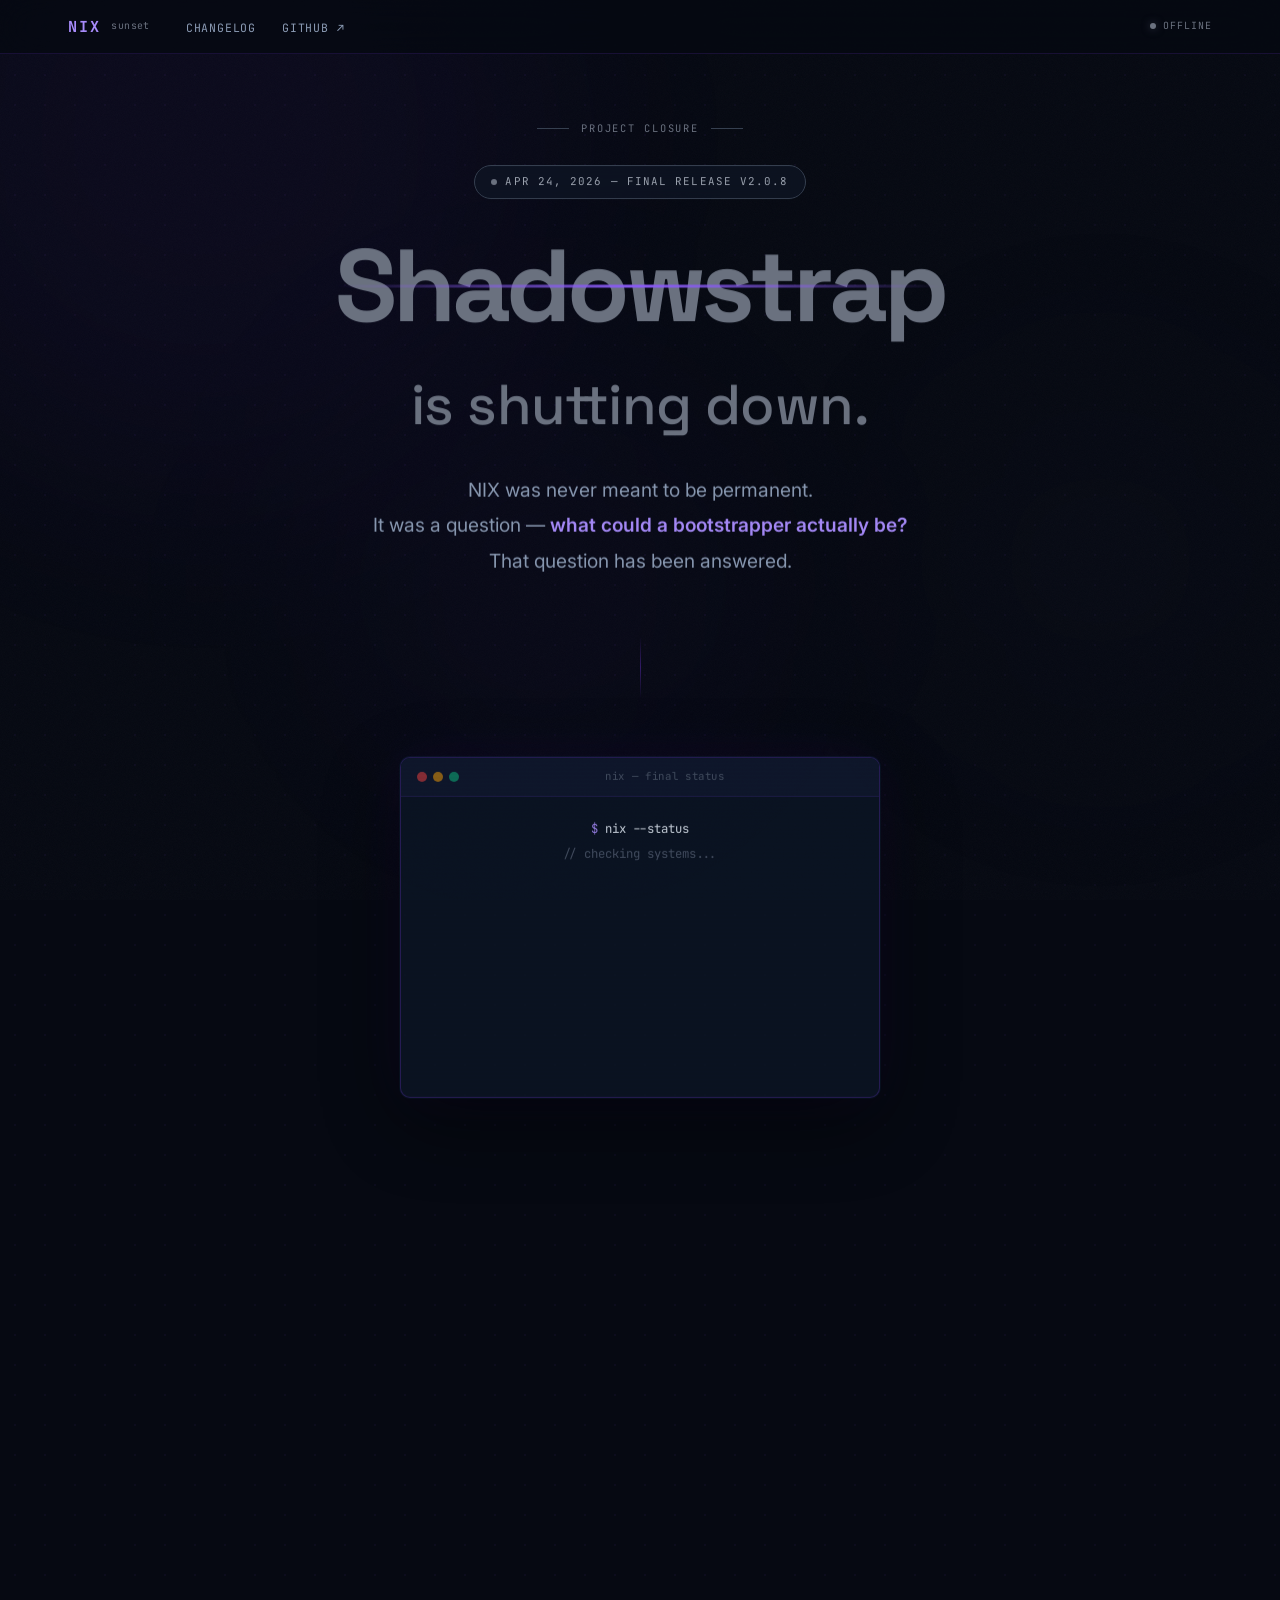
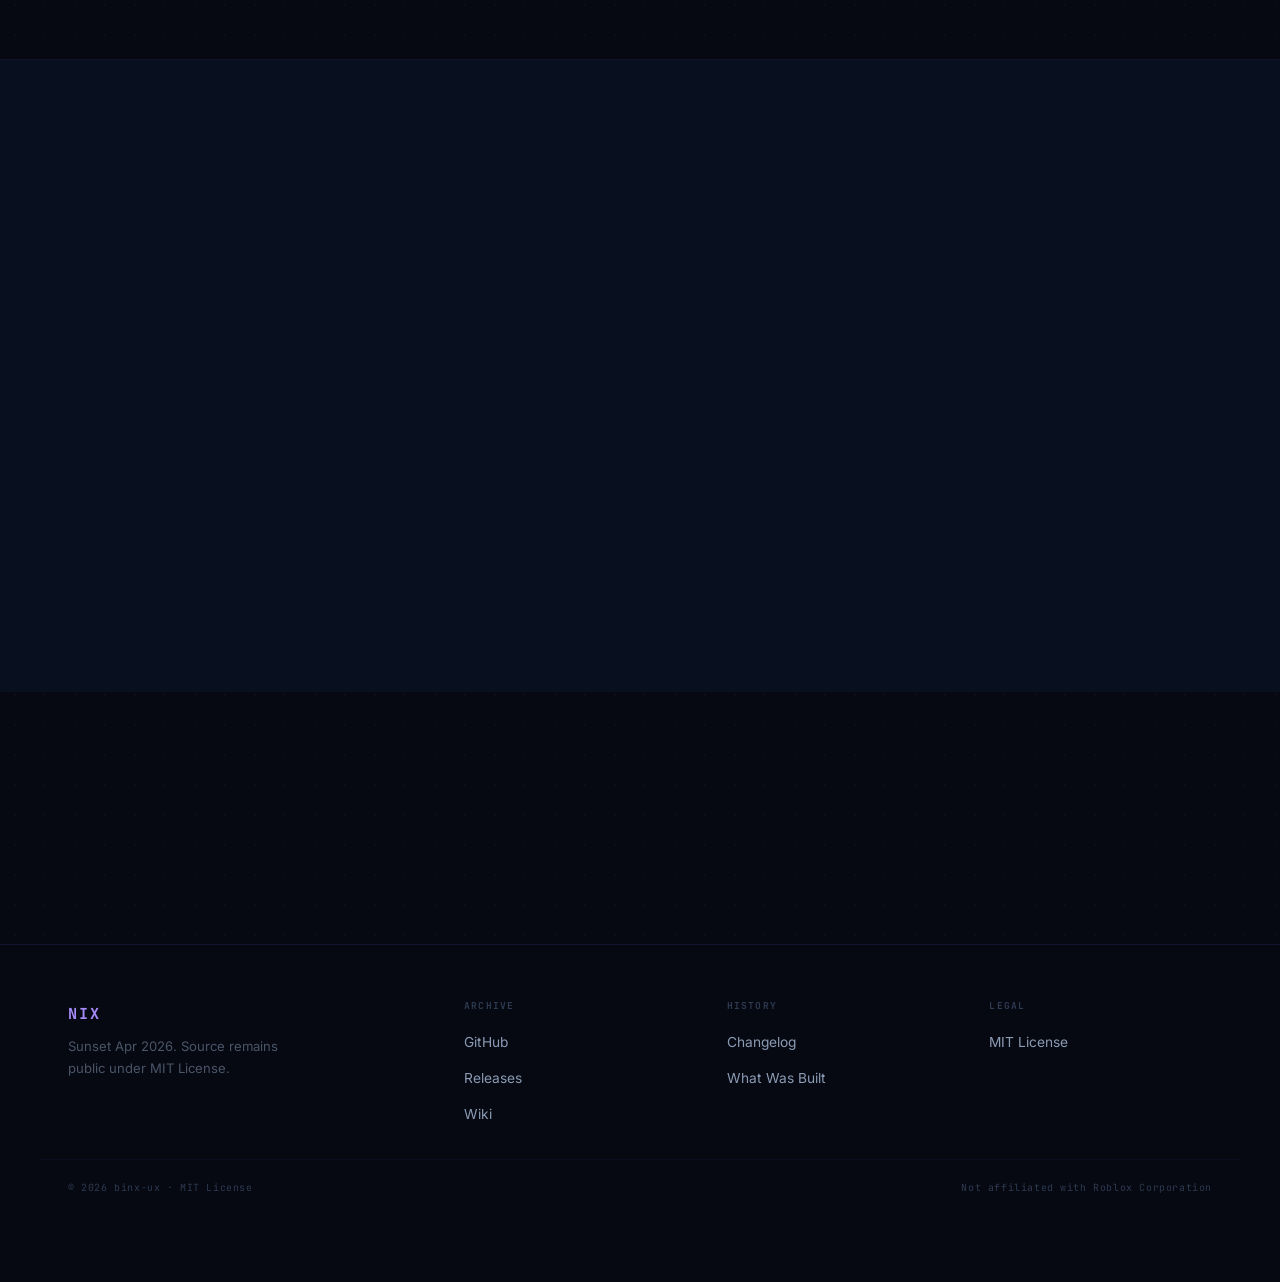
<file: games.html>
<!DOCTYPE html>
<html lang="en">
<head>
  <meta charset="UTF-8" />
  <meta http-equiv="refresh" content="0; url=index.html" />
  <title>NIX</title>
</head>
<body>
  <a href="index.html">Click here if not redirected.</a>
</body>
</html>
</file>
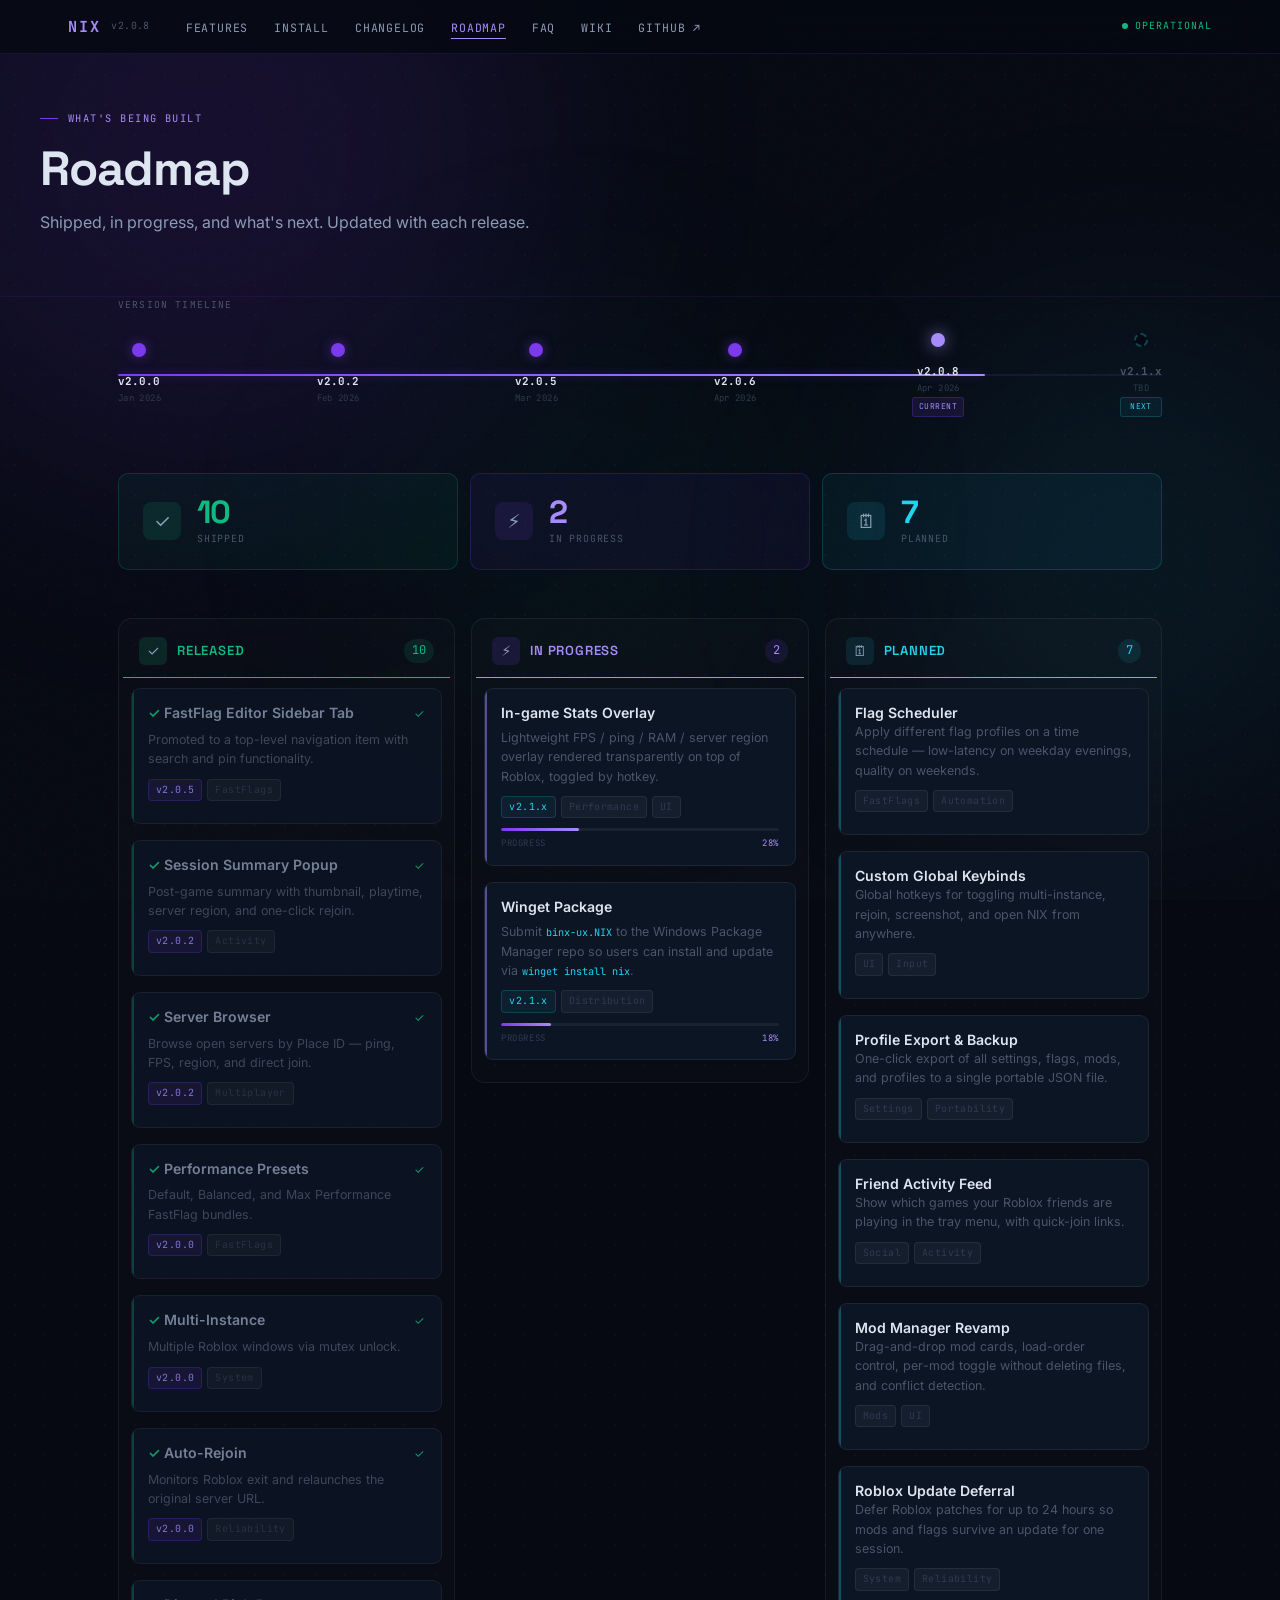
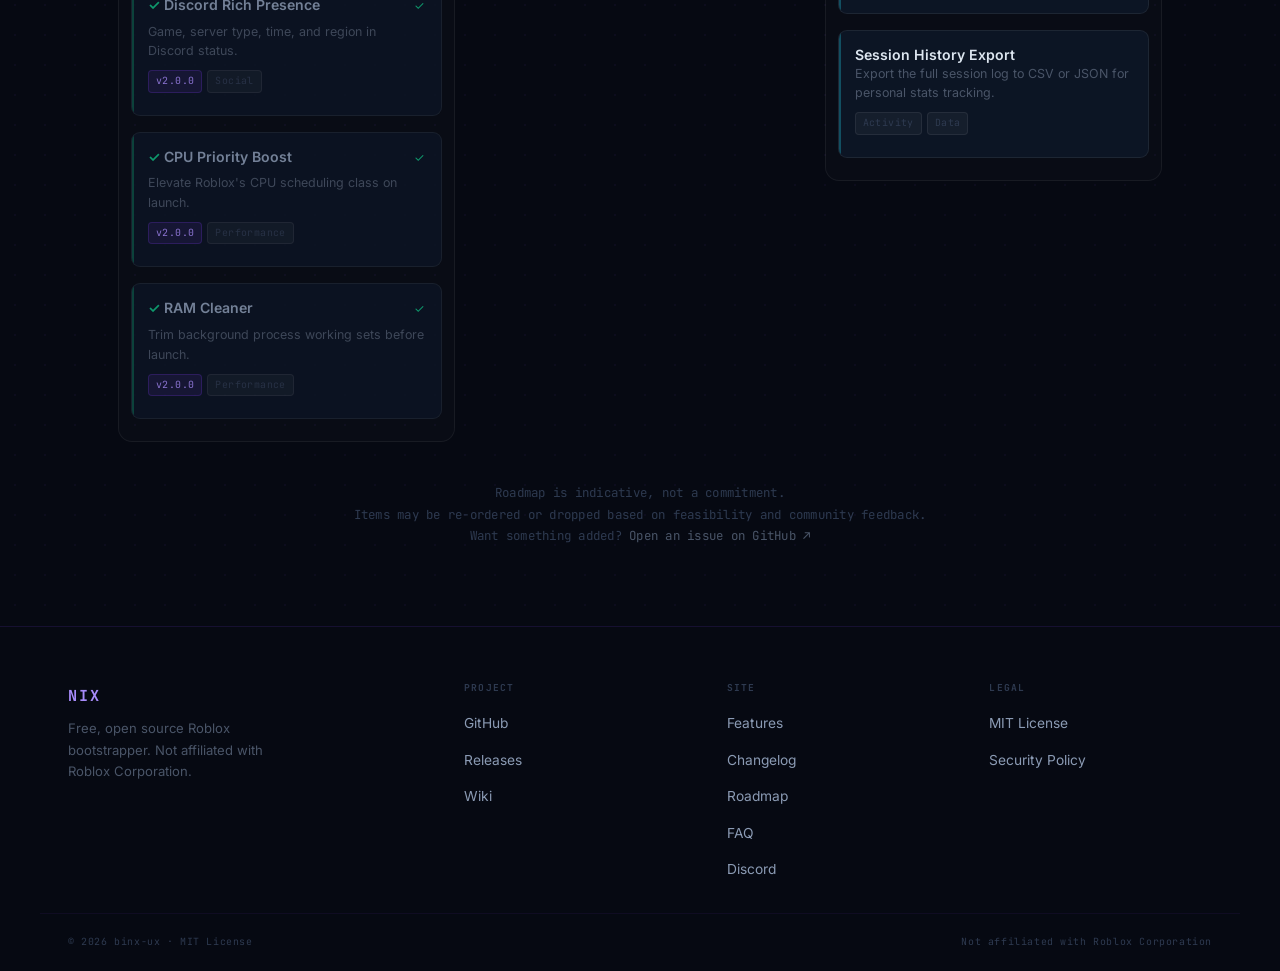
<file: roadmap.html>
<!DOCTYPE html>
<html lang="en">
<head>
  <meta charset="UTF-8" />
  <meta name="viewport" content="width=device-width, initial-scale=1.0" />
  <title>Roadmap — NIX</title>
  <meta name="description" content="NIX public roadmap — what's shipped, what's being built, and what's planned next." />
  <meta property="og:title" content="Roadmap — NIX" />
  <meta property="og:url" content="https://binx-ux.github.io/NIX/roadmap.html" />
  <meta name="theme-color" content="#7C3AED" />
  <link rel="preconnect" href="https://fonts.googleapis.com" />
  <link rel="preconnect" href="https://fonts.gstatic.com" crossorigin />
  <link href="https://fonts.googleapis.com/css2?family=Space+Grotesk:wght@400;500;600;700&family=JetBrains+Mono:wght@400;500;700&family=Inter:wght@400;500;600&display=swap" rel="stylesheet" />
  <link rel="stylesheet" href="style.css" />
  <style>
    /* ── ROADMAP REDESIGN ─────────────────────────── */

    /* Milestone track */
    .milestone-track {
      position: relative;
      z-index: 1;
      max-width: 1100px;
      margin: 0 auto;
      padding: 0 28px 56px;
    }
    .milestone-label {
      font-family: var(--mono);
      font-size: 0.6rem;
      letter-spacing: 0.12em;
      text-transform: uppercase;
      color: var(--text-mid);
      margin-bottom: 20px;
    }
    .milestone-line {
      position: relative;
      display: flex;
      align-items: center;
      gap: 0;
    }
    .milestone-rail {
      position: absolute;
      top: 50%; left: 0; right: 0;
      height: 2px;
      background: rgba(124,58,237,0.15);
      transform: translateY(-50%);
      border-radius: 1px;
    }
    .milestone-fill {
      position: absolute;
      top: 50%; left: 0;
      width: 70%;
      height: 2px;
      background: linear-gradient(90deg, var(--accent), var(--accent-hi));
      transform: translateY(-50%);
      border-radius: 1px;
      box-shadow: 0 0 8px rgba(124,58,237,0.4);
      animation: milestoneGrow 1.6s cubic-bezier(.16,1,.3,1) 0.5s both;
    }
    @keyframes milestoneGrow {
      from { width: 0%; opacity: 0; }
      to   { opacity: 1; }
    }
    .milestone-nodes {
      position: relative;
      display: flex;
      align-items: center;
      width: 100%;
      justify-content: space-between;
    }
    .milestone-node {
      display: flex;
      flex-direction: column;
      align-items: center;
      gap: 10px;
      position: relative;
    }
    .milestone-dot {
      width: 14px; height: 14px;
      border-radius: 50%;
      background: var(--bg);
      border: 2px solid rgba(124,58,237,0.3);
      position: relative;
      z-index: 2;
      transition: border-color .2s, box-shadow .2s;
    }
    .milestone-node.done .milestone-dot {
      border-color: var(--accent);
      background: var(--accent);
      box-shadow: 0 0 12px rgba(124,58,237,0.5);
    }
    .milestone-node.current .milestone-dot {
      border-color: var(--accent-hi);
      background: var(--accent-hi);
      box-shadow: 0 0 16px rgba(167,139,250,0.7);
      animation: currentPulse 2.5s ease-in-out infinite;
    }
    .milestone-node.future .milestone-dot {
      border-color: rgba(34,211,238,0.3);
      border-style: dashed;
    }
    @keyframes currentPulse {
      0%,100% { box-shadow: 0 0 10px rgba(167,139,250,0.5); }
      50%     { box-shadow: 0 0 24px rgba(167,139,250,0.9); }
    }
    .milestone-ver {
      font-family: var(--mono);
      font-size: 0.68rem;
      font-weight: 700;
      color: var(--text-hi);
      margin-top: 6px;
    }
    .milestone-node.future .milestone-ver { color: var(--text-mid); }
    .milestone-date {
      font-family: var(--mono);
      font-size: 0.56rem;
      letter-spacing: 0.04em;
      color: var(--text-lo);
    }
    .milestone-tag {
      font-family: var(--mono);
      font-size: 0.5rem;
      letter-spacing: 0.06em;
      text-transform: uppercase;
      padding: 2px 6px;
      border-radius: 3px;
      margin-top: 2px;
    }
    .mt-current { background: var(--accent-lo); border: 1px solid var(--accent-b); color: var(--accent-hi); }
    .mt-future  { background: rgba(34,211,238,0.06); border: 1px solid rgba(34,211,238,0.2); color: var(--cyan); }

    /* Stat strip */
    .rm-stats {
      position: relative;
      z-index: 1;
      max-width: 1100px;
      margin: 0 auto 48px;
      padding: 0 28px;
      display: grid;
      grid-template-columns: repeat(3, 1fr);
      gap: 12px;
    }
    .rm-stat-card {
      border-radius: 10px;
      padding: 22px 24px;
      display: flex;
      align-items: center;
      gap: 16px;
      border: 1px solid;
    }
    .rm-stat-card--done   { background: rgba(16,185,129,0.05); border-color: rgba(16,185,129,0.2); }
    .rm-stat-card--active { background: rgba(124,58,237,0.06); border-color: rgba(124,58,237,0.22); }
    .rm-stat-card--plan   { background: rgba(34,211,238,0.05); border-color: rgba(34,211,238,0.18); }
    .rm-stat-icon {
      width: 38px; height: 38px;
      border-radius: 8px;
      display: flex;
      align-items: center;
      justify-content: center;
      font-size: 1.2rem;
      flex-shrink: 0;
    }
    .rm-stat-card--done .rm-stat-icon   { background: rgba(16,185,129,0.12); }
    .rm-stat-card--active .rm-stat-icon { background: rgba(124,58,237,0.12); }
    .rm-stat-card--plan .rm-stat-icon   { background: rgba(34,211,238,0.1); }
    .rm-stat-num {
      font-family: var(--head);
      font-size: 2rem;
      font-weight: 700;
      line-height: 1;
      letter-spacing: -0.04em;
    }
    .rm-stat-card--done .rm-stat-num   { color: var(--green); }
    .rm-stat-card--active .rm-stat-num { color: var(--accent-hi); }
    .rm-stat-card--plan .rm-stat-num   { color: var(--cyan); }
    .rm-stat-text {
      font-family: var(--mono);
      font-size: 0.62rem;
      letter-spacing: 0.08em;
      text-transform: uppercase;
      color: var(--text-mid);
      margin-top: 3px;
    }

    /* Kanban board */
    .rm-board-wrap {
      position: relative;
      z-index: 1;
      max-width: 1100px;
      margin: 0 auto;
      padding: 0 28px 80px;
    }
    .rm-board {
      display: grid;
      grid-template-columns: repeat(3, 1fr);
      gap: 16px;
      align-items: start;
    }
    @media (max-width: 900px) { .rm-board { grid-template-columns: 1fr; } }
    @media (max-width: 600px) {
      .rm-stats { grid-template-columns: 1fr; }
      .milestone-nodes { display: none; }
    }

    /* Column */
    .rm-col {
      background: rgba(255,255,255,0.015);
      border-radius: 14px;
      border: 1px solid rgba(255,255,255,0.06);
      padding: 4px;
    }
    .rm-col-head {
      display: flex;
      align-items: center;
      gap: 10px;
      padding: 14px 16px 12px;
      border-radius: 10px 10px 0 0;
      margin-bottom: 2px;
      border-bottom: 1px solid rgba(255,255,255,0.05);
    }
    .rm-col-head-icon {
      width: 28px; height: 28px;
      border-radius: 6px;
      display: flex;
      align-items: center;
      justify-content: center;
      font-size: 0.9rem;
    }
    .rm-col--done   .rm-col-head-icon { background: rgba(16,185,129,0.15); }
    .rm-col--active .rm-col-head-icon { background: rgba(124,58,237,0.15); }
    .rm-col--plan   .rm-col-head-icon { background: rgba(34,211,238,0.1); }
    .rm-col-head h2 {
      font-size: 0.82rem;
      font-weight: 600;
      margin: 0;
      letter-spacing: 0.06em;
      text-transform: uppercase;
    }
    .rm-col--done   .rm-col-head h2 { color: var(--green); }
    .rm-col--active .rm-col-head h2 { color: var(--accent-hi); }
    .rm-col--plan   .rm-col-head h2 { color: var(--cyan); }
    .rm-count {
      margin-left: auto;
      font-family: var(--mono);
      font-size: 0.68rem;
      padding: 2px 8px;
      border-radius: 999px;
    }
    .rm-col--done   .rm-count { background: rgba(16,185,129,0.12); color: var(--green); }
    .rm-col--active .rm-count { background: rgba(124,58,237,0.12); color: var(--accent-hi); }
    .rm-col--plan   .rm-count { background: rgba(34,211,238,0.1); color: var(--cyan); }

    /* Item card */
    .rm-cards { padding: 8px; display: flex; flex-direction: column; gap: 6px; }
    .rm-item {
      background: var(--surface);
      border: 1px solid rgba(255,255,255,0.07);
      border-radius: 9px;
      padding: 14px 16px;
      transition: border-color .18s, transform .18s, box-shadow .18s;
      position: relative;
      overflow: hidden;
    }
    .rm-item::before {
      content: '';
      position: absolute;
      left: 0; top: 0; bottom: 0;
      width: 2px;
    }
    .rm-col--done   .rm-item::before { background: var(--green); opacity: 0.35; }
    .rm-col--active .rm-item::before { background: var(--accent-hi); opacity: 0.5; }
    .rm-col--plan   .rm-item::before { background: var(--cyan); opacity: 0.3; }

    .rm-col--done   .rm-item:hover { border-color: rgba(16,185,129,0.3); transform: translateY(-2px); box-shadow: 0 8px 24px rgba(0,0,0,0.3), 0 0 16px rgba(16,185,129,0.06); }
    .rm-col--active .rm-item:hover { border-color: rgba(124,58,237,0.35); transform: translateY(-2px); box-shadow: 0 8px 24px rgba(0,0,0,0.3), 0 0 20px rgba(124,58,237,0.1); }
    .rm-col--plan   .rm-item:hover { border-color: rgba(34,211,238,0.28); transform: translateY(-2px); box-shadow: 0 8px 24px rgba(0,0,0,0.3), 0 0 16px rgba(34,211,238,0.06); }

    .rm-item-head {
      display: flex;
      align-items: flex-start;
      justify-content: space-between;
      gap: 8px;
      margin-bottom: 6px;
    }
    .rm-item-title {
      font-size: 0.88rem;
      font-weight: 600;
      color: var(--text-hi);
      margin: 0;
      line-height: 1.35;
    }
    .rm-item--done .rm-item-title { color: var(--text); }
    .rm-done-check {
      font-size: 0.75rem;
      color: var(--green);
      flex-shrink: 0;
      margin-top: 1px;
    }
    .rm-item-desc {
      font-size: 0.78rem;
      color: var(--text-mid);
      line-height: 1.55;
      margin: 0 0 10px;
    }
    .rm-item-tags { display: flex; flex-wrap: wrap; gap: 5px; margin-bottom: 8px; }
    .rm-tag {
      font-size: 0.62rem;
      font-family: var(--mono);
      padding: 2px 7px;
      border-radius: 4px;
      background: rgba(255,255,255,0.04);
      color: var(--text-lo);
      border: 1px solid rgba(255,255,255,0.07);
      letter-spacing: 0.04em;
    }
    .rm-tag--version { background: var(--accent-lo); border-color: var(--accent-b); color: var(--accent-hi); }
    .rm-tag--cyan    { background: rgba(34,211,238,0.06); border-color: rgba(34,211,238,0.18); color: var(--cyan); }
    .rm-tag--green   { background: rgba(16,185,129,0.07); border-color: rgba(16,185,129,0.2); color: var(--green); }

    /* Progress bar (in-progress items) */
    .rm-progress {
      margin-top: 10px;
      background: rgba(255,255,255,0.06);
      border-radius: 2px;
      height: 3px;
      overflow: hidden;
    }
    .rm-progress-bar {
      height: 100%;
      border-radius: 2px;
      background: linear-gradient(90deg, var(--accent), var(--accent-hi));
      box-shadow: 0 0 6px rgba(124,58,237,0.5);
      width: var(--pct, 50%);
      transform-origin: left;
      animation: progressReveal 1.4s cubic-bezier(.16,1,.3,1) var(--delay, 0s) both;
    }
    @keyframes progressReveal {
      from { transform: scaleX(0); }
      to   { transform: scaleX(1); }
    }
    .rm-progress-label {
      display: flex;
      justify-content: space-between;
      margin-top: 5px;
      font-family: var(--mono);
      font-size: 0.56rem;
      letter-spacing: 0.06em;
    }
    .rm-progress-label span:first-child { color: var(--text-lo); text-transform: uppercase; }
    .rm-progress-label span:last-child  { color: var(--accent-hi); }

    .rm-disclaimer {
      font-size: 0.78rem;
      color: var(--text-lo);
      text-align: center;
      margin-top: 40px;
      font-family: var(--mono);
      line-height: 1.7;
      letter-spacing: 0.02em;
    }
    .rm-disclaimer a { color: var(--text-mid); }
    .rm-disclaimer a:hover { color: var(--text-hi); }
  </style>
</head>
<body>

<div class="scroll-bar" id="scroll-bar"></div>
<div class="noise-overlay"></div>
<div class="aurora">
  <div class="aurora-blob" style="width:660px;height:660px;background:rgba(124,58,237,0.12);top:-180px;left:-130px;animation-delay:0s;animation-duration:19s"></div>
  <div class="aurora-blob" style="width:480px;height:480px;background:rgba(34,211,238,0.07);top:35%;right:-90px;animation-delay:-7s;animation-duration:14s"></div>
  <div class="aurora-blob" style="width:400px;height:400px;background:rgba(16,185,129,0.05);bottom:20%;left:30%;animation-delay:-13s;animation-duration:20s"></div>
</div>

<!-- NAV -->
<nav class="nav">
  <div class="nav-inner">
    <a class="nav-logo" href="index.html">
      <span class="nav-logo-mark">NIX</span>
      <span class="nav-logo-ver" id="nav-ver">v2.0.8</span>
    </a>
    <ul class="nav-links">
      <li><a href="features.html">Features</a></li>
      <li><a href="index.html#install">Install</a></li>
      <li><a href="changelog.html">Changelog</a></li>
      <li><a href="roadmap.html" class="active">Roadmap</a></li>
      <li><a href="faq.html">FAQ</a></li>
      <li><a href="https://github.com/binx-ux/shadowstrap/wiki" target="_blank" rel="noopener">Wiki</a></li>
      <li><a href="https://github.com/binx-ux/shadowstrap" target="_blank" rel="noopener">GitHub ↗</a></li>
    </ul>
    <div class="nav-status">
      <span class="status-dot"></span>
      OPERATIONAL
    </div>
  </div>
</nav>

<!-- PAGE HERO -->
<div class="page-hero">
  <div class="page-hero-inner">
    <div class="section-eyebrow">What's Being Built</div>
    <h1>Roadmap</h1>
    <p>Shipped, in progress, and what's next. Updated with each release.</p>
  </div>
</div>

<!-- MILESTONE TRACK -->
<div class="milestone-track" data-reveal="fade">
  <div class="milestone-label">Version timeline</div>
  <div class="milestone-line">
    <div class="milestone-rail"></div>
    <div class="milestone-fill" style="width:83%"></div>
    <div class="milestone-nodes">
      <div class="milestone-node done">
        <div class="milestone-dot"></div>
        <div style="text-align:center">
          <div class="milestone-ver">v2.0.0</div>
          <div class="milestone-date">Jan 2026</div>
        </div>
      </div>
      <div class="milestone-node done">
        <div class="milestone-dot"></div>
        <div style="text-align:center">
          <div class="milestone-ver">v2.0.2</div>
          <div class="milestone-date">Feb 2026</div>
        </div>
      </div>
      <div class="milestone-node done">
        <div class="milestone-dot"></div>
        <div style="text-align:center">
          <div class="milestone-ver">v2.0.5</div>
          <div class="milestone-date">Mar 2026</div>
        </div>
      </div>
      <div class="milestone-node done">
        <div class="milestone-dot"></div>
        <div style="text-align:center">
          <div class="milestone-ver">v2.0.6</div>
          <div class="milestone-date">Apr 2026</div>
        </div>
      </div>
      <div class="milestone-node current">
        <div class="milestone-dot"></div>
        <div style="text-align:center">
          <div class="milestone-ver">v2.0.8</div>
          <div class="milestone-date">Apr 2026</div>
          <div class="milestone-tag mt-current">Current</div>
        </div>
      </div>
      <div class="milestone-node future">
        <div class="milestone-dot"></div>
        <div style="text-align:center">
          <div class="milestone-ver">v2.1.x</div>
          <div class="milestone-date">TBD</div>
          <div class="milestone-tag mt-future">Next</div>
        </div>
      </div>
    </div>
  </div>
</div>

<!-- STAT STRIP -->
<div class="rm-stats">
  <div class="rm-stat-card rm-stat-card--done" data-reveal="fade">
    <div class="rm-stat-icon">✓</div>
    <div>
      <div class="rm-stat-num">10</div>
      <div class="rm-stat-text">Shipped</div>
    </div>
  </div>
  <div class="rm-stat-card rm-stat-card--active" data-reveal="fade" data-delay="100">
    <div class="rm-stat-icon">⚡</div>
    <div>
      <div class="rm-stat-num">2</div>
      <div class="rm-stat-text">In Progress</div>
    </div>
  </div>
  <div class="rm-stat-card rm-stat-card--plan" data-reveal="fade" data-delay="200">
    <div class="rm-stat-icon">🗓</div>
    <div>
      <div class="rm-stat-num">7</div>
      <div class="rm-stat-text">Planned</div>
    </div>
  </div>
</div>

<!-- KANBAN BOARD -->
<div class="rm-board-wrap">
  <div class="rm-board">

    <!-- RELEASED -->
    <div class="rm-col rm-col--done" data-reveal="left">
      <div class="rm-col-head">
        <div class="rm-col-head-icon">✓</div>
        <h2>Released</h2>
        <span class="rm-count">10</span>
      </div>
      <div class="rm-cards">

        <div class="rm-item rm-item--done">
          <div class="rm-item-head">
            <p class="rm-item-title">FastFlag Editor Sidebar Tab</p>
            <span class="rm-done-check">✓</span>
          </div>
          <p class="rm-item-desc">Promoted to a top-level navigation item with search and pin functionality.</p>
          <div class="rm-item-tags">
            <span class="rm-tag rm-tag--version">v2.0.5</span>
            <span class="rm-tag">FastFlags</span>
          </div>
        </div>

        <div class="rm-item rm-item--done">
          <div class="rm-item-head">
            <p class="rm-item-title">Session Summary Popup</p>
            <span class="rm-done-check">✓</span>
          </div>
          <p class="rm-item-desc">Post-game summary with thumbnail, playtime, server region, and one-click rejoin.</p>
          <div class="rm-item-tags">
            <span class="rm-tag rm-tag--version">v2.0.2</span>
            <span class="rm-tag">Activity</span>
          </div>
        </div>

        <div class="rm-item rm-item--done">
          <div class="rm-item-head">
            <p class="rm-item-title">Server Browser</p>
            <span class="rm-done-check">✓</span>
          </div>
          <p class="rm-item-desc">Browse open servers by Place ID — ping, FPS, region, and direct join.</p>
          <div class="rm-item-tags">
            <span class="rm-tag rm-tag--version">v2.0.2</span>
            <span class="rm-tag">Multiplayer</span>
          </div>
        </div>

        <div class="rm-item rm-item--done">
          <div class="rm-item-head">
            <p class="rm-item-title">Performance Presets</p>
            <span class="rm-done-check">✓</span>
          </div>
          <p class="rm-item-desc">Default, Balanced, and Max Performance FastFlag bundles.</p>
          <div class="rm-item-tags">
            <span class="rm-tag rm-tag--version">v2.0.0</span>
            <span class="rm-tag">FastFlags</span>
          </div>
        </div>

        <div class="rm-item rm-item--done">
          <div class="rm-item-head">
            <p class="rm-item-title">Multi-Instance</p>
            <span class="rm-done-check">✓</span>
          </div>
          <p class="rm-item-desc">Multiple Roblox windows via mutex unlock.</p>
          <div class="rm-item-tags">
            <span class="rm-tag rm-tag--version">v2.0.0</span>
            <span class="rm-tag">System</span>
          </div>
        </div>

        <div class="rm-item rm-item--done">
          <div class="rm-item-head">
            <p class="rm-item-title">Auto-Rejoin</p>
            <span class="rm-done-check">✓</span>
          </div>
          <p class="rm-item-desc">Monitors Roblox exit and relaunches the original server URL.</p>
          <div class="rm-item-tags">
            <span class="rm-tag rm-tag--version">v2.0.0</span>
            <span class="rm-tag">Reliability</span>
          </div>
        </div>

        <div class="rm-item rm-item--done">
          <div class="rm-item-head">
            <p class="rm-item-title">Discord Rich Presence</p>
            <span class="rm-done-check">✓</span>
          </div>
          <p class="rm-item-desc">Game, server type, time, and region in Discord status.</p>
          <div class="rm-item-tags">
            <span class="rm-tag rm-tag--version">v2.0.0</span>
            <span class="rm-tag">Social</span>
          </div>
        </div>

        <div class="rm-item rm-item--done">
          <div class="rm-item-head">
            <p class="rm-item-title">CPU Priority Boost</p>
            <span class="rm-done-check">✓</span>
          </div>
          <p class="rm-item-desc">Elevate Roblox's CPU scheduling class on launch.</p>
          <div class="rm-item-tags">
            <span class="rm-tag rm-tag--version">v2.0.0</span>
            <span class="rm-tag">Performance</span>
          </div>
        </div>

        <div class="rm-item rm-item--done">
          <div class="rm-item-head">
            <p class="rm-item-title">RAM Cleaner</p>
            <span class="rm-done-check">✓</span>
          </div>
          <p class="rm-item-desc">Trim background process working sets before launch.</p>
          <div class="rm-item-tags">
            <span class="rm-tag rm-tag--version">v2.0.0</span>
            <span class="rm-tag">Performance</span>
          </div>
        </div>

      </div>
    </div>

    <!-- IN PROGRESS -->
    <div class="rm-col rm-col--active" data-reveal>
      <div class="rm-col-head">
        <div class="rm-col-head-icon">⚡</div>
        <h2>In Progress</h2>
        <span class="rm-count">2</span>
      </div>
      <div class="rm-cards">

        <div class="rm-item">
          <div class="rm-item-head">
            <p class="rm-item-title">In-game Stats Overlay</p>
          </div>
          <p class="rm-item-desc">Lightweight FPS / ping / RAM / server region overlay rendered transparently on top of Roblox, toggled by hotkey.</p>
          <div class="rm-item-tags">
            <span class="rm-tag rm-tag--cyan">v2.1.x</span>
            <span class="rm-tag">Performance</span>
            <span class="rm-tag">UI</span>
          </div>
          <div class="rm-progress">
            <div class="rm-progress-bar" style="--pct:28%;--delay:0.3s"></div>
          </div>
          <div class="rm-progress-label">
            <span>Progress</span>
            <span>28%</span>
          </div>
        </div>

        <div class="rm-item">
          <div class="rm-item-head">
            <p class="rm-item-title">Winget Package</p>
          </div>
          <p class="rm-item-desc">Submit <code style="font-family:var(--mono);font-size:.82em;color:var(--cyan)">binx-ux.NIX</code> to the Windows Package Manager repo so users can install and update via <code style="font-family:var(--mono);font-size:.82em;color:var(--cyan)">winget install nix</code>.</p>
          <div class="rm-item-tags">
            <span class="rm-tag rm-tag--cyan">v2.1.x</span>
            <span class="rm-tag">Distribution</span>
          </div>
          <div class="rm-progress">
            <div class="rm-progress-bar" style="--pct:18%;--delay:0.6s"></div>
          </div>
          <div class="rm-progress-label">
            <span>Progress</span>
            <span>18%</span>
          </div>
        </div>

      </div>
    </div>

    <!-- PLANNED -->
    <div class="rm-col rm-col--plan" data-reveal="right">
      <div class="rm-col-head">
        <div class="rm-col-head-icon">🗓</div>
        <h2>Planned</h2>
        <span class="rm-count">7</span>
      </div>
      <div class="rm-cards">

        <div class="rm-item">
          <p class="rm-item-title">Flag Scheduler</p>
          <p class="rm-item-desc">Apply different flag profiles on a time schedule — low-latency on weekday evenings, quality on weekends.</p>
          <div class="rm-item-tags">
            <span class="rm-tag">FastFlags</span>
            <span class="rm-tag">Automation</span>
          </div>
        </div>

        <div class="rm-item">
          <p class="rm-item-title">Custom Global Keybinds</p>
          <p class="rm-item-desc">Global hotkeys for toggling multi-instance, rejoin, screenshot, and open NIX from anywhere.</p>
          <div class="rm-item-tags">
            <span class="rm-tag">UI</span>
            <span class="rm-tag">Input</span>
          </div>
        </div>

        <div class="rm-item">
          <p class="rm-item-title">Profile Export & Backup</p>
          <p class="rm-item-desc">One-click export of all settings, flags, mods, and profiles to a single portable JSON file.</p>
          <div class="rm-item-tags">
            <span class="rm-tag">Settings</span>
            <span class="rm-tag">Portability</span>
          </div>
        </div>

        <div class="rm-item">
          <p class="rm-item-title">Friend Activity Feed</p>
          <p class="rm-item-desc">Show which games your Roblox friends are playing in the tray menu, with quick-join links.</p>
          <div class="rm-item-tags">
            <span class="rm-tag">Social</span>
            <span class="rm-tag">Activity</span>
          </div>
        </div>

        <div class="rm-item">
          <p class="rm-item-title">Mod Manager Revamp</p>
          <p class="rm-item-desc">Drag-and-drop mod cards, load-order control, per-mod toggle without deleting files, and conflict detection.</p>
          <div class="rm-item-tags">
            <span class="rm-tag">Mods</span>
            <span class="rm-tag">UI</span>
          </div>
        </div>

        <div class="rm-item">
          <p class="rm-item-title">Roblox Update Deferral</p>
          <p class="rm-item-desc">Defer Roblox patches for up to 24 hours so mods and flags survive an update for one session.</p>
          <div class="rm-item-tags">
            <span class="rm-tag">System</span>
            <span class="rm-tag">Reliability</span>
          </div>
        </div>

        <div class="rm-item">
          <p class="rm-item-title">Session History Export</p>
          <p class="rm-item-desc">Export the full session log to CSV or JSON for personal stats tracking.</p>
          <div class="rm-item-tags">
            <span class="rm-tag">Activity</span>
            <span class="rm-tag">Data</span>
          </div>
        </div>

      </div>
    </div>

  </div>

  <p class="rm-disclaimer" data-reveal="fade" data-delay="300">
    Roadmap is indicative, not a commitment.<br>
    Items may be re-ordered or dropped based on feasibility and community feedback.<br>
    Want something added? <a href="https://github.com/binx-ux/shadowstrap/issues" target="_blank" rel="noopener">Open an issue on GitHub ↗</a>
  </p>
</div>

<!-- FOOTER -->
<footer class="footer">
  <div class="footer-inner">
    <div class="footer-brand">
      <a class="nav-logo" href="index.html"><span class="nav-logo-mark">NIX</span></a>
      <p>Free, open source Roblox bootstrapper. Not affiliated with Roblox Corporation.</p>
    </div>
    <div class="footer-col">
      <h5>Project</h5>
      <ul>
        <li><a href="https://github.com/binx-ux/shadowstrap" target="_blank" rel="noopener">GitHub</a></li>
        <li><a href="https://github.com/binx-ux/shadowstrap/releases" target="_blank" rel="noopener">Releases</a></li>
        <li><a href="https://github.com/binx-ux/shadowstrap/wiki" target="_blank" rel="noopener">Wiki</a></li>
      </ul>
    </div>
    <div class="footer-col">
      <h5>Site</h5>
      <ul>
        <li><a href="features.html">Features</a></li>
        <li><a href="changelog.html">Changelog</a></li>
        <li><a href="roadmap.html">Roadmap</a></li>
        <li><a href="faq.html">FAQ</a></li>
        <li><a href="https://discord.gg/nKjV3mGq6R" target="_blank" rel="noopener">Discord</a></li>
      </ul>
    </div>
    <div class="footer-col">
      <h5>Legal</h5>
      <ul>
        <li><a href="https://github.com/binx-ux/shadowstrap/blob/main/LICENSE" target="_blank" rel="noopener">MIT License</a></li>
        <li><a href="https://github.com/binx-ux/shadowstrap/blob/main/SECURITY.md" target="_blank" rel="noopener">Security Policy</a></li>
      </ul>
    </div>
  </div>
  <div class="footer-bottom">
    <span class="footer-copy">© 2026 binx-ux · MIT License</span>
    <span class="footer-copy">Not affiliated with Roblox Corporation</span>
  </div>
</footer>

<script>
(function() {
  fetch('https://api.github.com/repos/binx-ux/shadowstrap/releases/latest')
    .then(r => r.json())
    .then(d => { if (d.tag_name) document.getElementById('nav-ver').textContent = d.tag_name; })
    .catch(() => {});

  const scrollBar = document.getElementById('scroll-bar');
  const navEl = document.querySelector('.nav');
  window.addEventListener('scroll', () => {
    const max = document.documentElement.scrollHeight - window.innerHeight;
    if (scrollBar) scrollBar.style.width = (max > 0 ? window.scrollY / max * 100 : 0) + '%';
    navEl?.classList.toggle('scrolled', window.scrollY > 60);
  }, { passive: true });

  const ro = new IntersectionObserver((entries) => {
    entries.forEach(e => { if (e.isIntersecting) { e.target.classList.add('is-visible'); ro.unobserve(e.target); } });
  }, { threshold: 0.08, rootMargin: '0px 0px -40px 0px' });
  document.querySelectorAll('[data-reveal]').forEach(el => ro.observe(el));
})();
</script>
</body>
</html>
</file>
<file: style.css>
/* NIX — sci-fi design system */
*, *::before, *::after { box-sizing: border-box; margin: 0; padding: 0; }

:root {
  --bg:          #060912;
  --bg2:         #08101f;
  --surface:     #0c1524;
  --surface2:    #10192e;
  --accent:      #7C3AED;
  --accent-lo:   rgba(124,58,237,0.12);
  --accent-b:    rgba(124,58,237,0.28);
  --accent-hi:   #A78BFA;
  --cyan:        #22D3EE;
  --cyan-lo:     rgba(34,211,238,0.08);
  --cyan-b:      rgba(34,211,238,0.22);
  --green:       #10B981;
  --green-lo:    rgba(16,185,129,0.1);
  --text:        #8B9BB4;
  --text-hi:     #DDE6F0;
  --text-lo:     #2E3A50;
  --text-mid:    #4A5568;
  --mono:        'JetBrains Mono', 'Courier New', monospace;
  --head:        'Space Grotesk', system-ui, sans-serif;
  --r:           6px;
  --r-sm:        4px;
}

html {
  scroll-behavior: smooth;
  background-color: var(--bg);
  background-image: radial-gradient(circle, rgba(124,58,237,0.05) 1px, transparent 1px);
  background-size: 30px 30px;
}

body {
  font-family: 'Inter', system-ui, sans-serif;
  color: var(--text);
  overflow-x: hidden;
  line-height: 1.65;
}

a { color: var(--accent-hi); text-decoration: none; transition: color .15s; }
a:hover { color: var(--cyan); }
h1,h2,h3,h4,h5 {
  font-family: var(--head);
  color: var(--text-hi);
  line-height: 1.1;
  letter-spacing: -0.025em;
}

/* ── SCROLL PROGRESS ──────────────────────────── */
.scroll-bar {
  position: fixed;
  top: 0; left: 0;
  height: 2px;
  width: 0%;
  background: linear-gradient(90deg, var(--accent), var(--cyan));
  z-index: 999;
  transition: width 0.08s linear;
  pointer-events: none;
}

/* ── AURORA BACKGROUND ────────────────────────── */
.aurora {
  position: fixed;
  inset: 0;
  z-index: 0;
  pointer-events: none;
  overflow: hidden;
}
.aurora-blob {
  position: absolute;
  border-radius: 50%;
  filter: blur(120px);
  animation: auroraFloat 16s ease-in-out infinite;
  will-change: transform;
}
@keyframes auroraFloat {
  0%,100% { transform: translate(0,0) scale(1); }
  25%      { transform: translate(40px,-60px) scale(1.08); }
  50%      { transform: translate(-30px,40px) scale(0.94); }
  75%      { transform: translate(60px,20px) scale(1.04); }
}

/* ── SCROLL REVEAL ────────────────────────────── */
[data-reveal] {
  opacity: 0;
  transform: translateY(36px);
  transition: opacity 0.7s cubic-bezier(.16,1,.3,1),
              transform 0.7s cubic-bezier(.16,1,.3,1);
}
[data-reveal="left"]  { transform: translateX(-36px); }
[data-reveal="right"] { transform: translateX(36px); }
[data-reveal="fade"]  { transform: none; }
[data-reveal="scale"] { transform: scale(0.91) translateY(16px); }
[data-reveal].is-visible {
  opacity: 1;
  transform: translate(0) scale(1);
}
[data-delay="100"] { transition-delay: 100ms; }
[data-delay="150"] { transition-delay: 150ms; }
[data-delay="200"] { transition-delay: 200ms; }
[data-delay="300"] { transition-delay: 300ms; }
[data-delay="400"] { transition-delay: 400ms; }
[data-delay="500"] { transition-delay: 500ms; }
[data-delay="600"] { transition-delay: 600ms; }

/* ── GRADIENT TEXT ────────────────────────────── */
.text-gradient {
  background: linear-gradient(135deg, #A78BFA 0%, #22D3EE 45%, #A78BFA 100%);
  background-size: 200% auto;
  -webkit-background-clip: text;
  -webkit-text-fill-color: transparent;
  background-clip: text;
  animation: gradientFlow 5s linear infinite;
}
@keyframes gradientFlow {
  0%   { background-position: 0% center; }
  100% { background-position: 200% center; }
}

/* ── FLOATING ─────────────────────────────────── */
.float {
  animation: float 5s ease-in-out infinite;
}
@keyframes float {
  0%,100% { transform: translateY(0); }
  50%     { transform: translateY(-10px); }
}

/* ── NAV ─────────────────────────────────────── */
.nav {
  position: fixed;
  inset: 0 0 auto 0;
  z-index: 200;
  height: 54px;
  background: rgba(6,9,18,0.82);
  backdrop-filter: blur(20px);
  -webkit-backdrop-filter: blur(20px);
  border-bottom: 1px solid rgba(124,58,237,0.16);
  transition: background 0.3s;
}
.nav-inner {
  max-width: 1200px;
  margin: 0 auto;
  padding: 0 28px;
  height: 100%;
  display: flex;
  align-items: center;
  gap: 36px;
}
.nav-logo {
  font-family: var(--mono);
  font-size: 0.95rem;
  font-weight: 700;
  color: var(--text-hi);
  letter-spacing: 0.14em;
  display: flex;
  align-items: center;
  gap: 10px;
  flex-shrink: 0;
  text-decoration: none;
}
.nav-logo-mark { color: var(--accent-hi); }
.nav-logo-ver {
  font-size: 0.62rem;
  color: var(--text-mid);
  font-weight: 400;
  letter-spacing: 0.04em;
}
.nav-links {
  display: flex;
  gap: 26px;
  list-style: none;
  flex: 1;
}
.nav-links a {
  font-family: var(--mono);
  font-size: 0.72rem;
  letter-spacing: 0.07em;
  text-transform: uppercase;
  color: var(--text);
  transition: color .15s;
  position: relative;
  padding-bottom: 2px;
}
.nav-links a::after {
  content: '';
  position: absolute;
  bottom: -2px; left: 0;
  width: 100%; height: 1px;
  background: var(--accent-hi);
  transform: scaleX(0);
  transform-origin: left;
  transition: transform .25s cubic-bezier(.16,1,.3,1);
}
.nav-links a:hover { color: var(--text-hi); }
.nav-links a:hover::after { transform: scaleX(1); }
.nav-links a.active { color: var(--accent-hi); }
.nav-links a.active::after { transform: scaleX(1); background: var(--accent-hi); }

.nav-status {
  display: flex;
  align-items: center;
  gap: 7px;
  font-family: var(--mono);
  font-size: 0.62rem;
  letter-spacing: 0.1em;
  color: var(--green);
  flex-shrink: 0;
}
.status-dot {
  width: 6px; height: 6px;
  border-radius: 50%;
  background: var(--green);
  flex-shrink: 0;
  animation: pulse-green 2.2s ease infinite;
}
@keyframes pulse-green {
  0%,100% { box-shadow: 0 0 0 0 rgba(16,185,129,0.55); }
  50%      { box-shadow: 0 0 0 5px rgba(16,185,129,0); }
}

/* ── HERO ─────────────────────────────────────── */
.hero {
  position: relative;
  min-height: 100vh;
  display: flex;
  align-items: center;
  padding: 100px 28px 80px;
  overflow: hidden;
  z-index: 1;
}
.hero-canvas {
  position: absolute;
  inset: 0;
  pointer-events: none;
  opacity: 0.35;
}
.hero-inner {
  position: relative;
  z-index: 2;
  max-width: 1200px;
  margin: 0 auto;
  width: 100%;
  display: grid;
  grid-template-columns: 1fr 420px;
  gap: 64px;
  align-items: center;
}
.hero-eyebrow {
  font-family: var(--mono);
  font-size: 0.68rem;
  letter-spacing: 0.14em;
  text-transform: uppercase;
  color: var(--accent-hi);
  margin-bottom: 22px;
  display: flex;
  align-items: center;
  gap: 12px;
}
.hero-eyebrow::before {
  content: '';
  width: 22px; height: 1px;
  background: var(--accent);
}
.hero h1 {
  font-size: clamp(2.8rem, 5.5vw, 4.2rem);
  font-weight: 700;
  margin-bottom: 24px;
  color: var(--text-hi);
}
.hero h1 em {
  font-style: normal;
}
.hero-desc {
  font-size: 1.04rem;
  color: var(--text);
  max-width: 480px;
  margin-bottom: 40px;
  line-height: 1.78;
}
.hero-actions {
  display: flex;
  gap: 12px;
  flex-wrap: wrap;
  margin-bottom: 28px;
}
.hero-req {
  font-family: var(--mono);
  font-size: 0.65rem;
  letter-spacing: 0.05em;
  color: var(--text-mid);
  text-transform: uppercase;
}
.hero-req span { color: var(--text); }

/* ── BUTTONS ──────────────────────────────────── */
.btn {
  display: inline-flex;
  align-items: center;
  gap: 8px;
  padding: 11px 22px;
  border-radius: var(--r);
  font-family: var(--mono);
  font-size: 0.78rem;
  font-weight: 500;
  letter-spacing: 0.04em;
  cursor: pointer;
  border: none;
  transition: all .2s cubic-bezier(.16,1,.3,1);
  text-decoration: none;
  position: relative;
  overflow: hidden;
}
.btn-primary {
  background: var(--accent);
  color: #fff;
  box-shadow: 0 0 0 1px rgba(124,58,237,0.45), 0 4px 24px rgba(124,58,237,0.3);
}
.btn-primary::after {
  content: '';
  position: absolute;
  top: -50%; left: -60%;
  width: 30%; height: 200%;
  background: rgba(255,255,255,0.15);
  transform: skewX(-15deg);
  transition: left 0.55s ease;
}
.btn-primary:hover::after { left: 130%; }
.btn-primary:hover {
  background: #8B5CF6;
  color: #fff;
  box-shadow: 0 0 0 1px rgba(139,92,246,0.7), 0 6px 36px rgba(124,58,237,0.5);
  transform: translateY(-2px);
}
.btn-ghost {
  background: transparent;
  color: var(--text);
  border: 1px solid rgba(124,58,237,0.32);
}
.btn-ghost:hover {
  border-color: var(--accent-hi);
  color: var(--text-hi);
  background: var(--accent-lo);
  transform: translateY(-1px);
}

/* ── TERMINAL WINDOW ──────────────────────────── */
.terminal-window {
  background: var(--surface);
  border: 1px solid rgba(124,58,237,0.28);
  border-radius: 10px;
  overflow: hidden;
  box-shadow: 0 0 0 1px rgba(34,211,238,0.05),
              0 24px 80px rgba(0,0,0,0.6),
              0 0 60px rgba(124,58,237,0.1);
  animation: termGlow 6s ease-in-out infinite;
}
@keyframes termGlow {
  0%,100% { box-shadow: 0 0 0 1px rgba(34,211,238,0.05), 0 24px 80px rgba(0,0,0,0.6), 0 0 40px rgba(124,58,237,0.08); }
  50%      { box-shadow: 0 0 0 1px rgba(34,211,238,0.08), 0 24px 80px rgba(0,0,0,0.6), 0 0 70px rgba(124,58,237,0.18); }
}
.terminal-bar {
  background: var(--surface2);
  padding: 10px 16px;
  display: flex;
  align-items: center;
  gap: 8px;
  border-bottom: 1px solid rgba(124,58,237,0.15);
}
.terminal-dots { display: flex; gap: 6px; }
.terminal-dot { width: 10px; height: 10px; border-radius: 50%; }
.td-red    { background: #EF4444; opacity:.6; }
.td-yellow { background: #F59E0B; opacity:.6; }
.td-green  { background: #10B981; opacity:.6; }
.terminal-title {
  flex: 1;
  text-align: center;
  font-family: var(--mono);
  font-size: 0.67rem;
  color: var(--text-mid);
  letter-spacing: 0.06em;
}
.terminal-body {
  padding: 20px;
  font-family: var(--mono);
  font-size: 0.77rem;
  line-height: 2;
  min-height: 300px;
}
.t-line { display: block; }
.t-prompt { color: var(--accent-hi); }
.t-cmd    { color: var(--text-hi); }
.t-comment{ color: var(--text-mid); }
.t-ok     { color: var(--green); }
.t-val    { color: var(--cyan); }
.t-dim    { color: var(--text-lo); }
.t-cursor {
  display: inline-block;
  width: 7px; height: 1.05em;
  background: var(--accent-hi);
  vertical-align: middle;
  margin-left: 2px;
  animation: blink .85s step-end infinite;
}
@keyframes blink { 0%,100% { opacity:1; } 50% { opacity:0; } }

/* ── METRICS BAR ──────────────────────────────── */
.metrics {
  position: relative;
  z-index: 1;
  background: var(--bg2);
  border-top: 1px solid rgba(124,58,237,0.12);
  border-bottom: 1px solid rgba(124,58,237,0.12);
}
.metrics-inner {
  max-width: 1200px;
  margin: 0 auto;
  padding: 0 28px;
  display: grid;
  grid-template-columns: repeat(4,1fr);
}
.metric {
  padding: 32px 24px;
  border-right: 1px solid rgba(124,58,237,0.1);
  transition: background 0.2s;
}
.metric:hover { background: rgba(124,58,237,0.04); }
.metric:last-child { border-right: none; }
.metric-label {
  font-family: var(--mono);
  font-size: 0.62rem;
  letter-spacing: 0.1em;
  text-transform: uppercase;
  color: var(--text-mid);
  margin-bottom: 8px;
}
.metric-val {
  font-family: var(--head);
  font-size: 2rem;
  font-weight: 700;
  color: var(--text-hi);
  letter-spacing: -0.03em;
  font-variant-numeric: tabular-nums;
}
.metric-sub {
  font-family: var(--mono);
  font-size: 0.62rem;
  color: var(--green);
  margin-top: 5px;
}

/* ── SECTIONS ─────────────────────────────────── */
.section { position: relative; z-index: 1; }
.section-inner {
  max-width: 1200px;
  margin: 0 auto;
  padding: 96px 28px;
}
.section-eyebrow {
  font-family: var(--mono);
  font-size: 0.65rem;
  letter-spacing: 0.14em;
  text-transform: uppercase;
  color: var(--accent-hi);
  margin-bottom: 16px;
  display: flex;
  align-items: center;
  gap: 10px;
}
.section-eyebrow::before {
  content: '';
  width: 18px; height: 1px;
  background: var(--accent);
}
.section-head {
  font-size: clamp(1.9rem, 3.5vw, 2.8rem);
  font-weight: 700;
  margin-bottom: 16px;
}
.section-sub {
  font-size: 1rem;
  color: var(--text);
  max-width: 540px;
  line-height: 1.75;
}
.features-bg {
  background: var(--bg2);
  border-top: 1px solid rgba(124,58,237,0.08);
  border-bottom: 1px solid rgba(124,58,237,0.08);
}

/* ── BENTO GRID ───────────────────────────────── */
.bento {
  display: grid;
  grid-template-columns: repeat(6,1fr);
  gap: 10px;
  margin-top: 56px;
}
.bc {
  background: var(--surface);
  border: 1px solid rgba(124,58,237,0.16);
  border-radius: 10px;
  padding: 26px 22px;
  position: relative;
  overflow: hidden;
  transition: border-color .22s, transform .22s, box-shadow .22s, background .22s;
  cursor: default;
}
.bc::before, .bc::after {
  content: '';
  position: absolute;
  width: 10px; height: 10px;
  border-style: solid;
  border-color: rgba(124,58,237,0.3);
  transition: border-color .22s, width .22s, height .22s;
}
.bc::before { top: 8px; left: 8px;  border-width: 1.5px 0 0 1.5px; }
.bc::after  { bottom: 8px; right: 8px; border-width: 0 1.5px 1.5px 0; }
.bc:hover {
  border-color: rgba(124,58,237,0.5);
  transform: translateY(-3px);
  box-shadow: 0 16px 48px rgba(0,0,0,0.45),
              0 0 0 1px rgba(124,58,237,0.22),
              0 0 40px rgba(124,58,237,0.12);
  background: rgba(14,21,42,0.9);
}
.bc:hover::before, .bc:hover::after {
  border-color: var(--cyan);
  width: 14px; height: 14px;
}
.bc--cyan {
  border-color: rgba(34,211,238,0.18);
  background: linear-gradient(140deg, rgba(34,211,238,0.05) 0%, var(--surface) 55%);
}
.bc--cyan:hover {
  border-color: rgba(34,211,238,0.55);
  box-shadow: 0 16px 48px rgba(0,0,0,0.45),
              0 0 0 1px rgba(34,211,238,0.18),
              0 0 40px rgba(34,211,238,0.12);
}
.bc--cyan::before, .bc--cyan::after { border-color: rgba(34,211,238,0.3); }
.bc--cyan:hover::before, .bc--cyan:hover::after { border-color: var(--accent-hi); }
.bc--purple {
  border-color: rgba(124,58,237,0.32);
  background: linear-gradient(140deg, rgba(124,58,237,0.1) 0%, var(--surface) 55%);
}
.gc-1 { grid-column: span 1; }
.gc-2 { grid-column: span 2; }
.gc-3 { grid-column: span 3; }
.bc-icon {
  font-size: 1.6rem;
  margin-bottom: 14px;
  display: block;
  line-height: 1;
  transition: transform 0.3s cubic-bezier(.16,1,.3,1);
}
.bc:hover .bc-icon { transform: scale(1.18) rotate(-4deg); }
.bc-label {
  font-family: var(--mono);
  font-size: 0.58rem;
  letter-spacing: 0.1em;
  text-transform: uppercase;
  color: var(--text-lo);
  margin-bottom: 8px;
}
.bc h3 {
  font-size: 1rem;
  font-weight: 600;
  margin-bottom: 10px;
  color: var(--text-hi);
}
.bc p {
  font-size: 0.86rem;
  color: var(--text);
  line-height: 1.65;
}
.bc-tags {
  display: flex;
  flex-wrap: wrap;
  gap: 5px;
  margin-top: 14px;
}
.bc-tag {
  font-family: var(--mono);
  font-size: 0.58rem;
  letter-spacing: 0.06em;
  text-transform: uppercase;
  padding: 2px 7px;
  border-radius: var(--r-sm);
  border: 1px solid var(--accent-b);
  color: var(--accent-hi);
  background: var(--accent-lo);
}
.bc-tag--cyan {
  border-color: var(--cyan-b);
  color: var(--cyan);
  background: var(--cyan-lo);
}

/* ── INSTALL ──────────────────────────────────── */
.install-bg { background: var(--bg); }
.install-grid {
  display: grid;
  grid-template-columns: 1fr 1fr;
  gap: 64px;
  margin-top: 56px;
  align-items: start;
}
.install-steps { display: flex; flex-direction: column; }
.install-step {
  display: flex;
  gap: 20px;
  position: relative;
}
.install-step:not(:last-child)::after {
  content: '';
  position: absolute;
  left: 15px; top: 38px; bottom: -8px;
  width: 1px;
  background: linear-gradient(to bottom, rgba(124,58,237,0.3), rgba(124,58,237,0.05));
}
.step-num-wrap {
  flex-shrink: 0;
  width: 32px; height: 32px;
  border: 1px solid rgba(124,58,237,0.4);
  border-radius: 50%;
  display: flex;
  align-items: center;
  justify-content: center;
  margin-top: 2px;
  transition: border-color .2s, background .2s, box-shadow .2s;
}
.install-step:hover .step-num-wrap {
  border-color: var(--accent-hi);
  background: var(--accent-lo);
  box-shadow: 0 0 16px rgba(124,58,237,0.25);
}
.step-num {
  font-family: var(--mono);
  font-size: 0.68rem;
  font-weight: 700;
  color: var(--accent-hi);
}
.step-body { padding-bottom: 36px; flex: 1; }
.step-body h4 {
  font-size: 0.98rem;
  font-weight: 600;
  color: var(--text-hi);
  margin-bottom: 6px;
}
.step-body p { font-size: 0.86rem; color: var(--text); line-height: 1.7; }
.step-body code {
  font-family: var(--mono);
  font-size: 0.78rem;
  color: var(--cyan);
  background: var(--cyan-lo);
  border: 1px solid var(--cyan-b);
  border-radius: var(--r-sm);
  padding: 1px 6px;
}
.install-cta { margin-top: 8px; }
.install-note {
  font-family: var(--mono);
  font-size: 0.65rem;
  color: var(--text-mid);
  margin-top: 14px;
  letter-spacing: 0.03em;
}
.install-note a { color: var(--text); }

/* ── FAQ PREVIEW ──────────────────────────────── */
.faq-bg {
  background: var(--bg2);
  border-top: 1px solid rgba(124,58,237,0.08);
}
.faq-grid {
  display: grid;
  grid-template-columns: 1fr 1fr;
  gap: 2px;
  margin-top: 48px;
  border: 1px solid rgba(124,58,237,0.14);
  border-radius: 10px;
  overflow: hidden;
}
.faq-item {
  background: var(--surface);
  padding: 28px;
  transition: background .18s;
}
.faq-item:hover { background: rgba(16,25,46,0.95); }
.faq-q {
  font-family: var(--head);
  font-size: 0.92rem;
  font-weight: 600;
  color: var(--text-hi);
  margin-bottom: 10px;
  display: flex;
  align-items: flex-start;
  gap: 9px;
}
.faq-q::before {
  content: '//';
  font-family: var(--mono);
  font-size: 0.72rem;
  color: var(--accent-hi);
  flex-shrink: 0;
  margin-top: 1px;
}
.faq-a { font-size: 0.86rem; color: var(--text); line-height: 1.7; padding-left: 21px; }
.faq-more { text-align: center; margin-top: 32px; }

/* ── FOOTER ───────────────────────────────────── */
.footer {
  position: relative;
  z-index: 1;
  background: var(--bg);
  border-top: 1px solid rgba(124,58,237,0.14);
}
.footer-inner {
  max-width: 1200px;
  margin: 0 auto;
  padding: 56px 28px 32px;
  display: grid;
  grid-template-columns: 1.6fr 1fr 1fr 1fr;
  gap: 40px;
}
.footer-brand p {
  font-size: 0.82rem;
  color: var(--text-mid);
  line-height: 1.65;
  max-width: 240px;
  margin-top: 10px;
}
.footer-col h5 {
  font-family: var(--mono);
  font-size: 0.6rem;
  letter-spacing: 0.12em;
  text-transform: uppercase;
  color: var(--text-lo);
  margin-bottom: 16px;
}
.footer-col ul { list-style: none; display: flex; flex-direction: column; gap: 10px; }
.footer-col a { font-size: 0.86rem; color: var(--text); transition: color .15s; }
.footer-col a:hover { color: var(--text-hi); }
.footer-bottom {
  max-width: 1200px;
  margin: 0 auto;
  padding: 20px 28px;
  border-top: 1px solid rgba(124,58,237,0.07);
  display: flex;
  align-items: center;
  justify-content: space-between;
  flex-wrap: wrap;
  gap: 8px;
}
.footer-copy {
  font-family: var(--mono);
  font-size: 0.62rem;
  letter-spacing: 0.06em;
  color: var(--text-lo);
}

/* ── PAGE HERO (sub-pages) ────────────────────── */
.page-hero {
  position: relative;
  z-index: 1;
  padding: 110px 28px 60px;
  border-bottom: 1px solid rgba(124,58,237,0.1);
}
.page-hero-inner { max-width: 1200px; margin: 0 auto; }
.page-hero h1 {
  font-size: clamp(2rem, 4vw, 3rem);
  font-weight: 700;
  margin: 14px 0 12px;
}
.page-hero p { font-size: 1rem; color: var(--text); max-width: 520px; line-height: 1.75; }

/* ── CHANGELOG PAGE ───────────────────────────── */
.cl-body { position: relative; z-index: 1; }
.cl-inner { max-width: 820px; margin: 0 auto; padding: 64px 28px 96px; }
.tl-item {
  display: grid;
  grid-template-columns: 96px 1fr;
  gap: 40px;
  margin-bottom: 72px;
  position: relative;
}
.tl-item::after {
  content: '';
  position: absolute;
  left: 96px; top: 12px; bottom: -72px;
  width: 1px;
  background: rgba(124,58,237,0.14);
}
.tl-item:last-child::after { display: none; }
.tl-meta { text-align: right; padding-right: 32px; position: relative; }
.tl-meta::after {
  content: '';
  position: absolute;
  right: -6px; top: 6px;
  width: 11px; height: 11px;
  border-radius: 50%;
  background: var(--accent);
  border: 2px solid var(--bg);
  box-shadow: 0 0 0 1px var(--accent), 0 0 10px rgba(124,58,237,0.5);
}
.tl-ver {
  font-family: var(--mono);
  font-size: 0.95rem;
  font-weight: 700;
  color: var(--text-hi);
  display: block;
  margin-bottom: 6px;
}
.tl-date {
  font-family: var(--mono);
  font-size: 0.6rem;
  color: var(--text-mid);
  letter-spacing: 0.05em;
  display: block;
}
.tl-badge {
  display: inline-block;
  font-family: var(--mono);
  font-size: 0.56rem;
  letter-spacing: 0.07em;
  text-transform: uppercase;
  padding: 2px 7px;
  border-radius: 3px;
  margin-top: 8px;
}
.tl-b-current { background: var(--accent-lo); border: 1px solid var(--accent-b); color: var(--accent-hi); }
.tl-b-stable  { background: var(--green-lo);  border: 1px solid rgba(16,185,129,0.22); color: var(--green); }
.tl-b-legacy  { background: rgba(46,58,80,0.2); border: 1px solid rgba(46,58,80,0.4); color: var(--text-mid); }
.tl-b-final   { background: rgba(239,68,68,0.08); border: 1px solid rgba(239,68,68,0.28); color: #FCA5A5; }
.tl-content h2 { font-size: 1.15rem; font-weight: 600; margin-bottom: 20px; color: var(--text-hi); }
.change-list { list-style: none; display: flex; flex-direction: column; gap: 9px; }
.ci { display: flex; gap: 10px; align-items: flex-start; font-size: 0.86rem; color: var(--text); line-height: 1.6; }
.ct {
  font-family: var(--mono);
  font-size: 0.56rem;
  letter-spacing: 0.06em;
  text-transform: uppercase;
  padding: 2px 6px;
  border-radius: 3px;
  flex-shrink: 0;
  margin-top: 2px;
}
.ct-add    { background: var(--green-lo); color: var(--green); border: 1px solid rgba(16,185,129,0.2); }
.ct-fix    { background: rgba(239,68,68,0.08); color: #F87171; border: 1px solid rgba(239,68,68,0.2); }
.ct-change { background: rgba(245,158,11,0.08); color: #FCD34D; border: 1px solid rgba(245,158,11,0.2); }
.ct-remove { background: rgba(239,68,68,0.06); color: #FDA4AF; border: 1px solid rgba(239,68,68,0.18); }

/* ── FAQ PAGE ─────────────────────────────────── */
.faq-pg-body { position: relative; z-index: 1; }
.faq-pg-inner { max-width: 820px; margin: 0 auto; padding: 64px 28px 96px; }
.faq-section-title {
  font-family: var(--mono);
  font-size: 0.62rem;
  letter-spacing: 0.12em;
  text-transform: uppercase;
  color: var(--accent-hi);
  margin: 48px 0 20px;
  display: flex;
  align-items: center;
  gap: 10px;
}
.faq-section-title::after { content: ''; flex: 1; height: 1px; background: rgba(124,58,237,0.14); }
.faq-section-title:first-child { margin-top: 0; }
.acc-item { border-bottom: 1px solid rgba(124,58,237,0.1); }
.acc-item:first-of-type { border-top: 1px solid rgba(124,58,237,0.1); }
.acc-btn {
  width: 100%;
  background: none; border: none;
  padding: 18px 0;
  text-align: left;
  display: flex;
  align-items: center;
  justify-content: space-between;
  gap: 16px;
  cursor: pointer;
  font-family: var(--head);
  font-size: 0.92rem;
  font-weight: 600;
  color: var(--text-hi);
  transition: color .15s;
}
.acc-btn:hover { color: var(--accent-hi); }
.acc-icon { font-family: var(--mono); font-size: 1rem; color: var(--accent-hi); flex-shrink: 0; transition: transform .22s; }
.acc-item.open .acc-icon { transform: rotate(45deg); }
.acc-body { max-height: 0; overflow: hidden; transition: max-height .35s ease; }
.acc-item.open .acc-body { max-height: 500px; }
.acc-body-inner { font-size: 0.88rem; color: var(--text); line-height: 1.78; padding-bottom: 20px; }
.acc-body-inner a { color: var(--accent-hi); }
.acc-body-inner a:hover { color: var(--cyan); }

/* ── 404 ──────────────────────────────────────── */
.not-found {
  position: relative; z-index: 1;
  min-height: calc(100vh - 54px);
  display: flex; align-items: center; justify-content: center;
  text-align: center;
  padding: 80px 28px;
  margin-top: 54px;
}
.not-found-inner { max-width: 480px; }
.not-found-code {
  font-family: var(--mono);
  font-size: clamp(5rem, 14vw, 8rem);
  font-weight: 700;
  color: var(--text-lo);
  line-height: 1;
  letter-spacing: -0.05em;
  margin-bottom: 6px;
}
.not-found-code span { color: var(--accent); }
.not-found h2 { font-size: 1.3rem; font-weight: 600; margin-bottom: 14px; }
.not-found p { color: var(--text); margin-bottom: 32px; font-size: 0.94rem; }

/* ── ROADMAP (rm-*) ───────────────────────────── */
.rm-body  { position: relative; z-index: 1; padding: 0 0 80px; }
.rm-inner { max-width: 1200px; margin: 0 auto; padding: 0 24px; }
.rm-board { display: grid; grid-template-columns: repeat(3,1fr); gap: 20px; align-items: start; }
@media (max-width: 900px) { .rm-board { grid-template-columns: 1fr; } }
.rm-col-head {
  display: flex; align-items: center; gap: 10px;
  margin-bottom: 16px; padding-bottom: 12px; border-bottom: 2px solid;
}
.rm-col-head h2 { font-size: 1rem; font-weight: 600; margin: 0; letter-spacing: .04em; text-transform: uppercase; }
.rm-col-head .rm-count {
  margin-left: auto;
  font-size: 0.75rem;
  font-family: var(--mono);
  background: rgba(255,255,255,0.06);
  border-radius: 999px;
  padding: 2px 8px;
  color: var(--text-mid);
}
.rm-col--done   .rm-col-head { border-color: var(--green); }
.rm-col--done   .rm-col-head h2 { color: var(--green); }
.rm-col--active .rm-col-head { border-color: var(--accent-hi); }
.rm-col--active .rm-col-head h2 { color: var(--accent-hi); }
.rm-col--plan   .rm-col-head { border-color: var(--cyan); }
.rm-col--plan   .rm-col-head h2 { color: var(--cyan); }
.rm-item {
  background: rgba(255,255,255,0.03);
  border: 1px solid rgba(255,255,255,0.07);
  border-radius: 10px;
  padding: 14px 16px;
  margin-bottom: 10px;
  transition: border-color .18s, transform .18s, box-shadow .18s;
}
.rm-item:hover { border-color: rgba(139,92,246,.38); transform: translateY(-2px); box-shadow: 0 8px 24px rgba(0,0,0,0.3); }
.rm-item-title { font-size: 0.9rem; font-weight: 600; color: var(--text-hi); margin: 0 0 4px; }
.rm-item-desc  { font-size: 0.78rem; color: var(--text-mid); line-height: 1.5; margin: 0 0 8px; }
.rm-item-tags  { display: flex; flex-wrap: wrap; gap: 6px; }
.rm-tag { font-size: 0.68rem; font-family: var(--mono); padding: 2px 7px; border-radius: 4px; background: rgba(255,255,255,0.05); color: var(--text-mid); border: 1px solid rgba(255,255,255,0.08); }
.rm-tag--version { background: var(--accent-lo); border-color: var(--accent-b); color: var(--accent-hi); }
.rm-tag--cyan    { background: rgba(6,182,212,0.08); border-color: rgba(6,182,212,0.2); color: var(--cyan); }
.rm-item--done { opacity: 0.82; }
.rm-item--done .rm-item-title::before { content: "✓ "; color: var(--green); }
.rm-disclaimer { font-size: 0.78rem; color: var(--text-mid); text-align: center; margin-top: 40px; opacity: 0.7; }

/* ── RESPONSIVE ───────────────────────────────── */
@media (max-width: 960px) {
  .hero-inner { grid-template-columns: 1fr; }
  .hero-inner .terminal-window { display: none; }
  .metrics-inner { grid-template-columns: repeat(2,1fr); }
  .metric:nth-child(2) { border-right: none; }
  .metric:nth-child(3) { border-top: 1px solid rgba(124,58,237,0.1); }
  .bento { grid-template-columns: 1fr 1fr; }
  .gc-1, .gc-2, .gc-3 { grid-column: span 1; }
  .gc-3 { grid-column: span 2; }
  .install-grid { grid-template-columns: 1fr; }
  .faq-grid { grid-template-columns: 1fr; }
  .footer-inner { grid-template-columns: 1fr 1fr; }
  .tl-item { grid-template-columns: 72px 1fr; }
}
@media (max-width: 600px) {
  .nav-links { display: none; }
  .metrics-inner { grid-template-columns: 1fr 1fr; }
  .bento { grid-template-columns: 1fr; }
  .gc-1, .gc-2, .gc-3 { grid-column: span 1; }
  .footer-inner { grid-template-columns: 1fr; }
  .tl-item { grid-template-columns: 1fr; gap: 16px; }
  .tl-meta { text-align: left; padding-right: 0; }
  .tl-meta::after { display: none; }
  .tl-item::after { display: none; }
  .footer-bottom { flex-direction: column; align-items: flex-start; }
}

/* ═══════════════════════════════════════════════
   ANIMATION ENHANCEMENTS
   ═══════════════════════════════════════════════ */

/* ── NOISE GRAIN OVERLAY ──────────────────────── */
.noise-overlay {
  position: fixed;
  inset: 0;
  z-index: 0;
  pointer-events: none;
  opacity: 0.028;
  background-image: url("data:image/svg+xml;utf8,<svg xmlns='http://www.w3.org/2000/svg' width='300' height='300'><filter id='n'><feTurbulence type='fractalNoise' baseFrequency='0.85' numOctaves='4' stitchTiles='stitch'/></filter><rect width='300' height='300' filter='url(%23n)'/></svg>");
  background-size: 200px 200px;
}

/* ── HERO LOAD ANIMATIONS ─────────────────────── */
@keyframes heroIn {
  from { opacity: 0; transform: translateY(22px); }
  to   { opacity: 1; transform: translateY(0); }
}
@keyframes heroInRight {
  from { opacity: 0; transform: translateX(28px) translateY(10px); }
  to   { opacity: 1; transform: translateX(0) translateY(0); }
}

.hero-badge        { animation: heroIn 0.8s cubic-bezier(.16,1,.3,1) 0.15s both; }
.hero-eyebrow      { animation: heroIn 0.8s cubic-bezier(.16,1,.3,1) 0.25s both; }
.hero h1           { animation: heroIn 0.9s cubic-bezier(.16,1,.3,1) 0.35s both; }
.hero-desc         { animation: heroIn 0.9s cubic-bezier(.16,1,.3,1) 0.50s both; }
.hero-actions      { animation: heroIn 0.9s cubic-bezier(.16,1,.3,1) 0.60s both; }
.hero-req          { animation: heroIn 0.9s cubic-bezier(.16,1,.3,1) 0.70s both; }
.hero .terminal-window { animation: heroInRight 1.1s cubic-bezier(.16,1,.3,1) 0.40s both; }

/* ── HERO BADGE ───────────────────────────────── */
.hero-badge {
  display: inline-flex;
  align-items: center;
  gap: 8px;
  background: rgba(124,58,237,0.1);
  border: 1px solid rgba(124,58,237,0.24);
  border-radius: 999px;
  padding: 5px 14px;
  font-family: var(--mono);
  font-size: 0.65rem;
  letter-spacing: 0.08em;
  color: var(--accent-hi);
  margin-bottom: 22px;
  text-transform: uppercase;
  width: fit-content;
  position: relative;
  overflow: hidden;
}
.hero-badge::before {
  content: '';
  position: absolute;
  inset: 0;
  background: linear-gradient(90deg, transparent, rgba(167,139,250,0.1), transparent);
  transform: translateX(-100%);
  animation: badgeSheen 3.5s ease-in-out infinite 1.5s;
}
@keyframes badgeSheen {
  0%   { transform: translateX(-100%); }
  50%  { transform: translateX(100%); }
  100% { transform: translateX(100%); }
}
.hero-badge-dot {
  width: 6px; height: 6px;
  border-radius: 50%;
  background: var(--green);
  box-shadow: 0 0 6px var(--green);
  flex-shrink: 0;
  animation: dotPulse 2s ease-in-out infinite;
}
@keyframes dotPulse {
  0%,100% { opacity: 1; box-shadow: 0 0 4px var(--green); }
  50%     { opacity: 0.5; box-shadow: 0 0 10px var(--green); }
}

/* ── SCANLINES ON TERMINAL ────────────────────── */
.terminal-window { position: relative; }
.terminal-window::after {
  content: '';
  position: absolute;
  inset: 0;
  background: repeating-linear-gradient(
    0deg,
    transparent 0px,
    transparent 2px,
    rgba(0,0,0,0.025) 2px,
    rgba(0,0,0,0.025) 4px
  );
  pointer-events: none;
  z-index: 5;
  border-radius: 10px;
}

/* ── CARD TILT — remove transform from transition so JS handles it ── */
.bc {
  will-change: transform;
  transition: border-color .22s, box-shadow .22s, background .22s;
}

/* ── CARD SHINE ON HOVER ──────────────────────── */
.bc::after {
  content: '';
  position: absolute;
  top: 0; left: 0; right: 0;
  height: 1px;
  background: linear-gradient(90deg, transparent, rgba(167,139,250,0.35), transparent);
  transform: scaleX(0);
  transition: transform 0.4s ease;
}
.bc:hover::after { transform: scaleX(1); }

/* ── METRIC UNDERLINE REVEAL ──────────────────── */
.metric { position: relative; overflow: hidden; }
.metric::after {
  content: '';
  position: absolute;
  bottom: 0; left: 50%; right: 50%;
  height: 2px;
  background: linear-gradient(90deg, var(--accent), var(--cyan));
  transition: left 0.7s cubic-bezier(.16,1,.3,1),
              right 0.7s cubic-bezier(.16,1,.3,1);
  border-radius: 1px;
}
.metric.is-counted::after { left: 0; right: 0; }

/* ── SECTION HEAD SUBTLE GLOW ─────────────────── */
.section-head {
  text-shadow: 0 0 80px rgba(124,58,237,0.18);
}

/* ── GRADIENT TEXT (ensure works on em) ─────────── */
.hero h1 em.text-gradient {
  font-style: normal;
  background: linear-gradient(135deg, #A78BFA 0%, #22D3EE 45%, #A78BFA 100%);
  background-size: 200% auto;
  -webkit-background-clip: text;
  -webkit-text-fill-color: transparent;
  background-clip: text;
  animation: gradientFlow 4s linear infinite;
}

/* ── BUTTON MAGNETIC LIFT ─────────────────────── */
.btn-primary:active { transform: translateY(0) scale(0.98); }
.btn-ghost:active   { transform: translateY(0) scale(0.98); }

/* ── NAV SCROLL SHRINK ────────────────────────── */
.nav.scrolled {
  height: 46px;
  background: rgba(6,9,18,0.96);
  box-shadow: 0 1px 24px rgba(0,0,0,0.4);
}
.nav { transition: height .3s ease, background .3s ease, box-shadow .3s ease; }

/* ── FAQ ITEM HOVER BORDER ────────────────────── */
.faq-item {
  transition: background .18s, border-left .25s;
  border-left: 2px solid transparent;
}
.faq-item:hover {
  background: rgba(16,25,46,0.95);
  border-left-color: var(--accent);
}
.faq-q { padding-left: 4px; transition: padding-left .2s; }
.faq-item:hover .faq-q { padding-left: 8px; }

/* ── INSTALL STEP HOVER NUMBER ────────────────── */
.step-num-wrap {
  transition: border-color .22s, background .22s, box-shadow .22s, transform .22s;
}
.install-step:hover .step-num-wrap {
  transform: scale(1.12);
}

/* ── FOOTER BRAND HOVER ───────────────────────── */
.nav-logo:hover .nav-logo-mark {
  text-shadow: 0 0 20px rgba(167,139,250,0.6);
}
.nav-logo-mark { transition: text-shadow .3s; }

/* ── SCROLL BAR ───────────────────────────────── */
.scroll-bar {
  position: fixed;
  top: 0; left: 0;
  height: 2px;
  width: 0%;
  background: linear-gradient(90deg, var(--accent), var(--cyan));
  z-index: 9999;
  transition: width 0.08s linear;
  pointer-events: none;
  box-shadow: 0 0 8px rgba(124,58,237,0.6);
}
</file>
